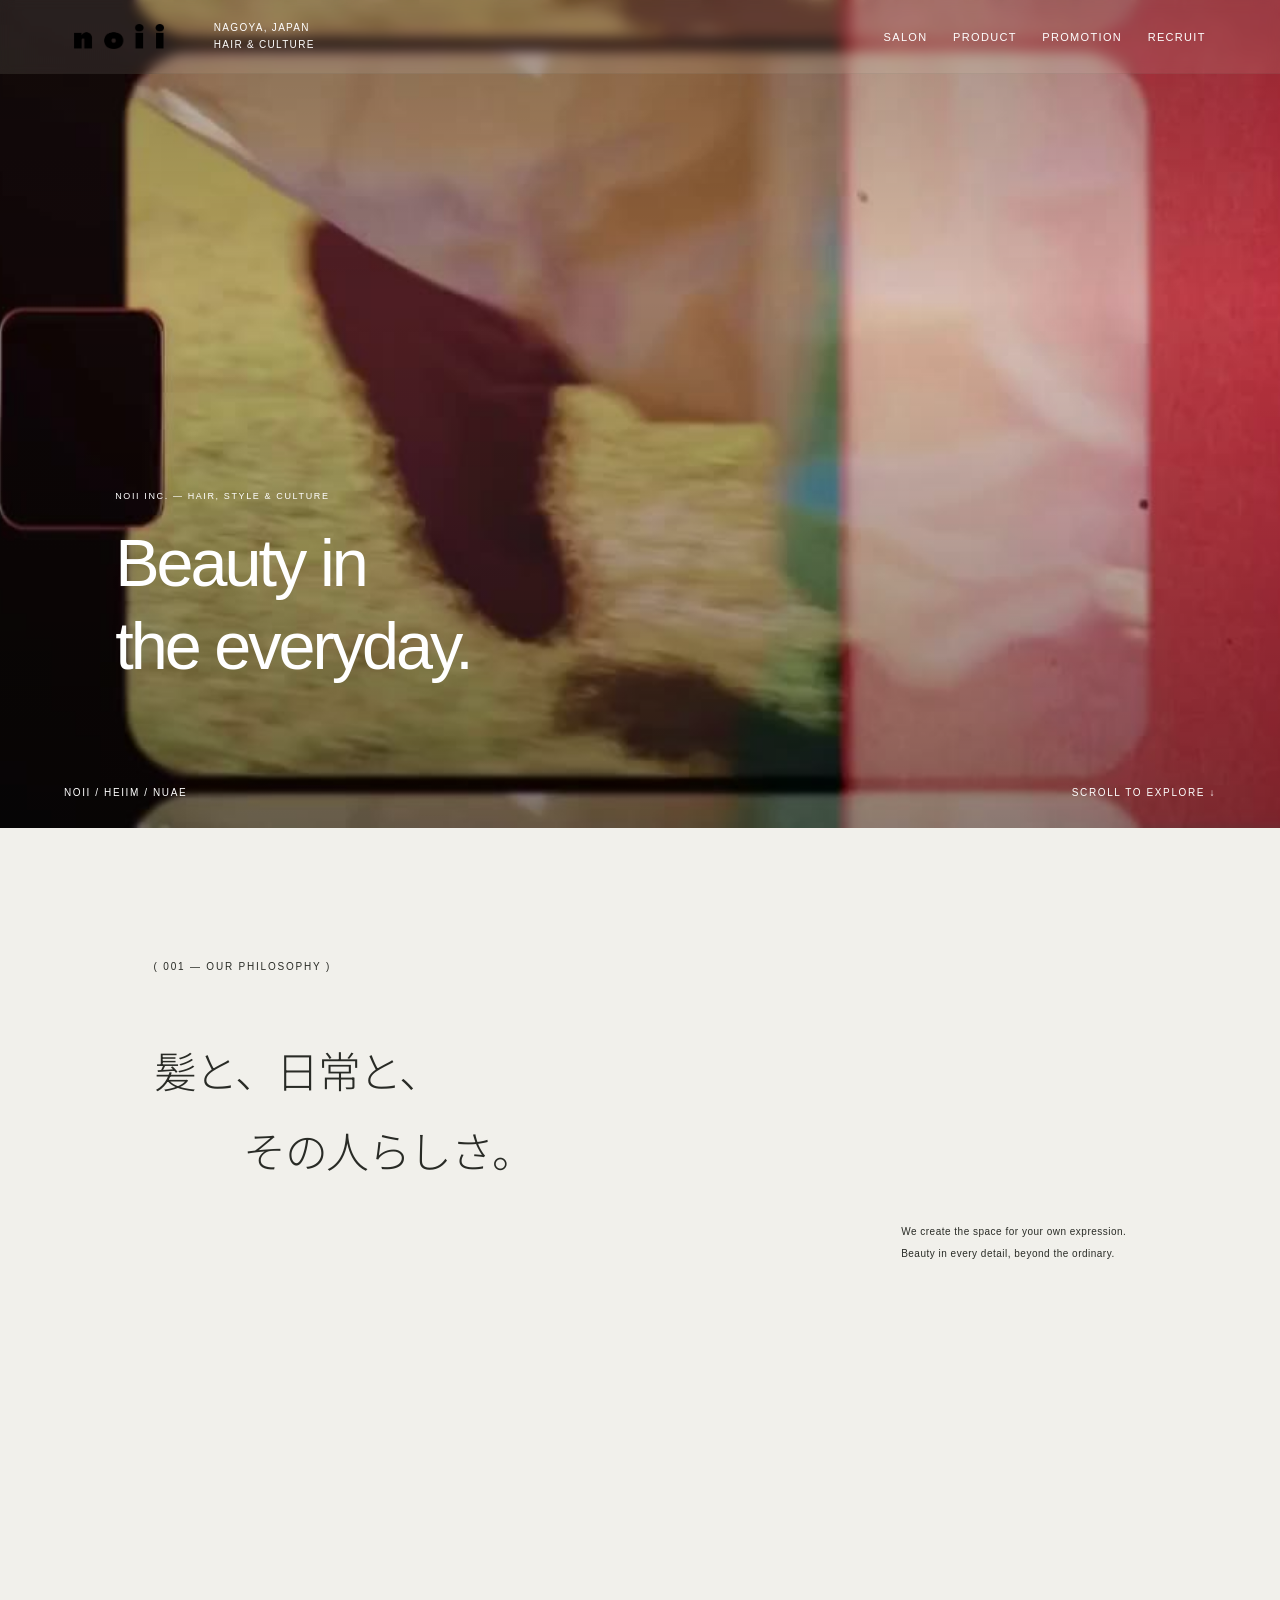
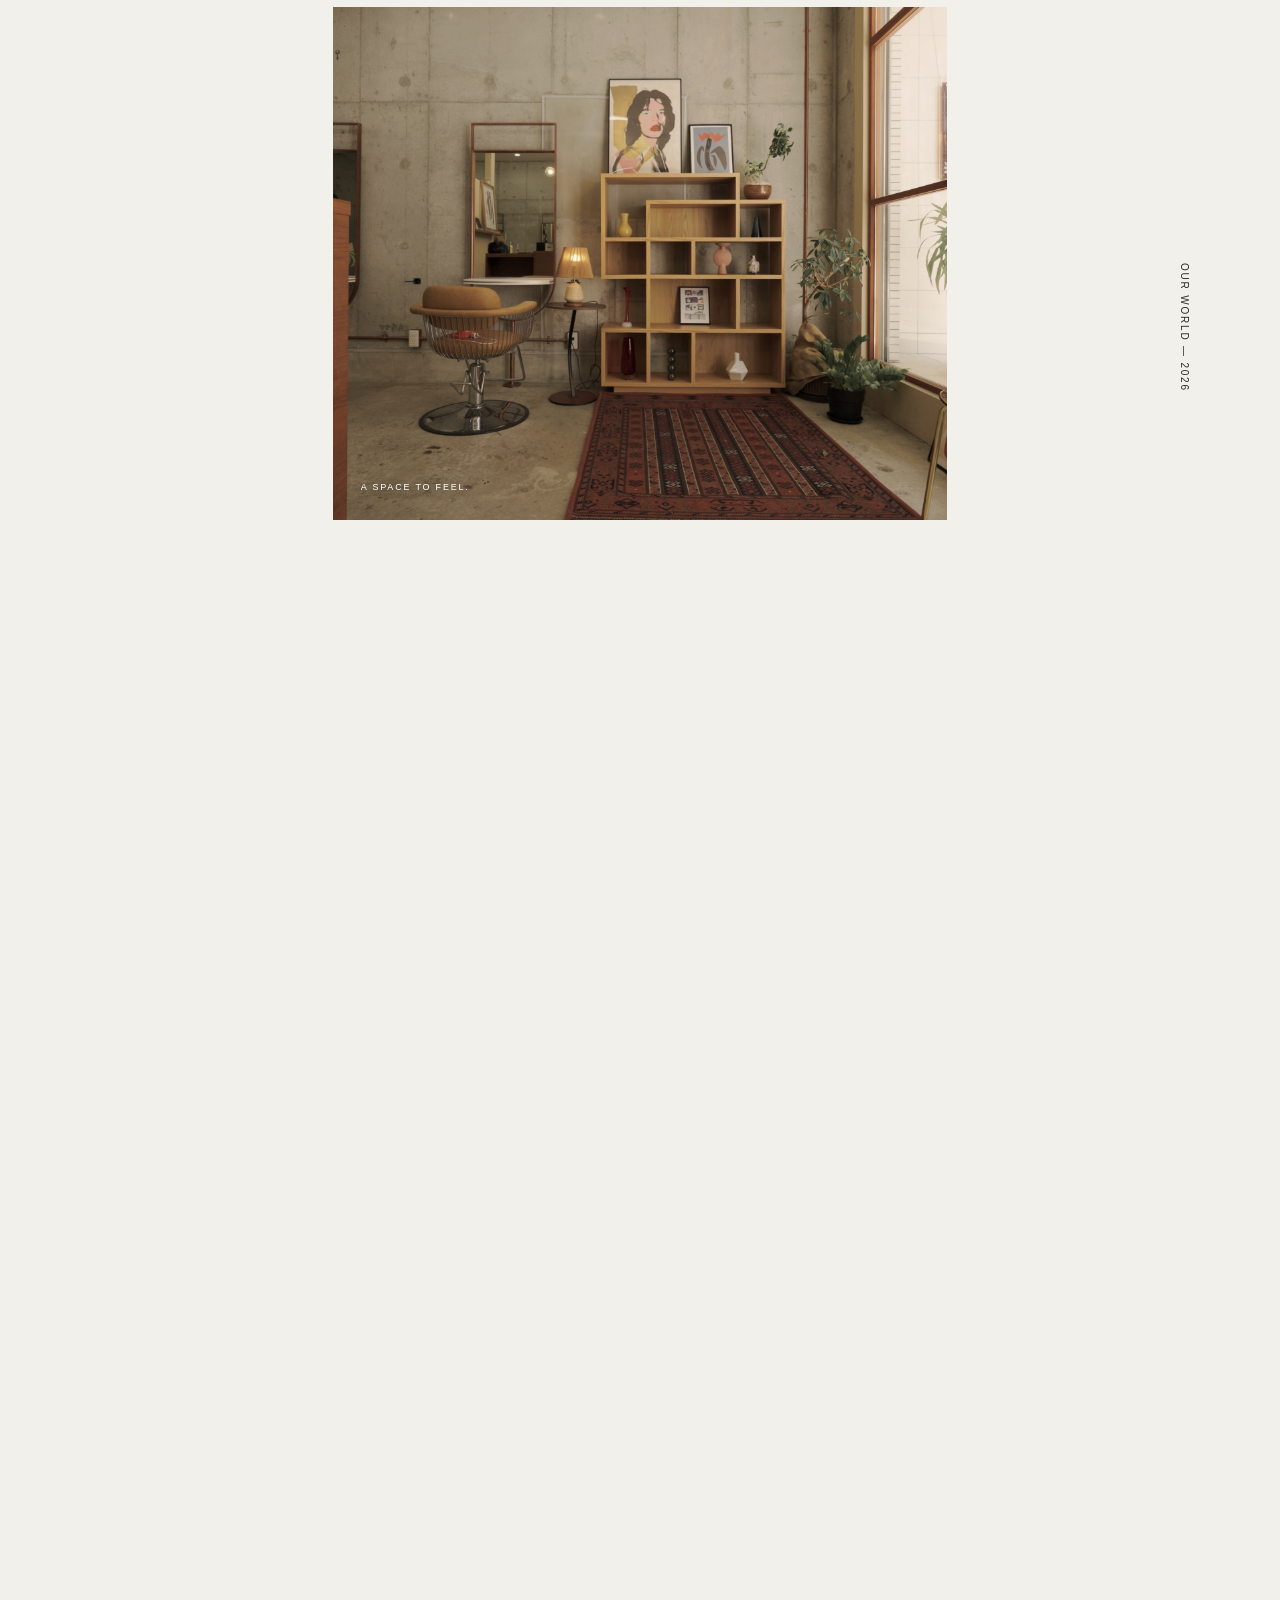
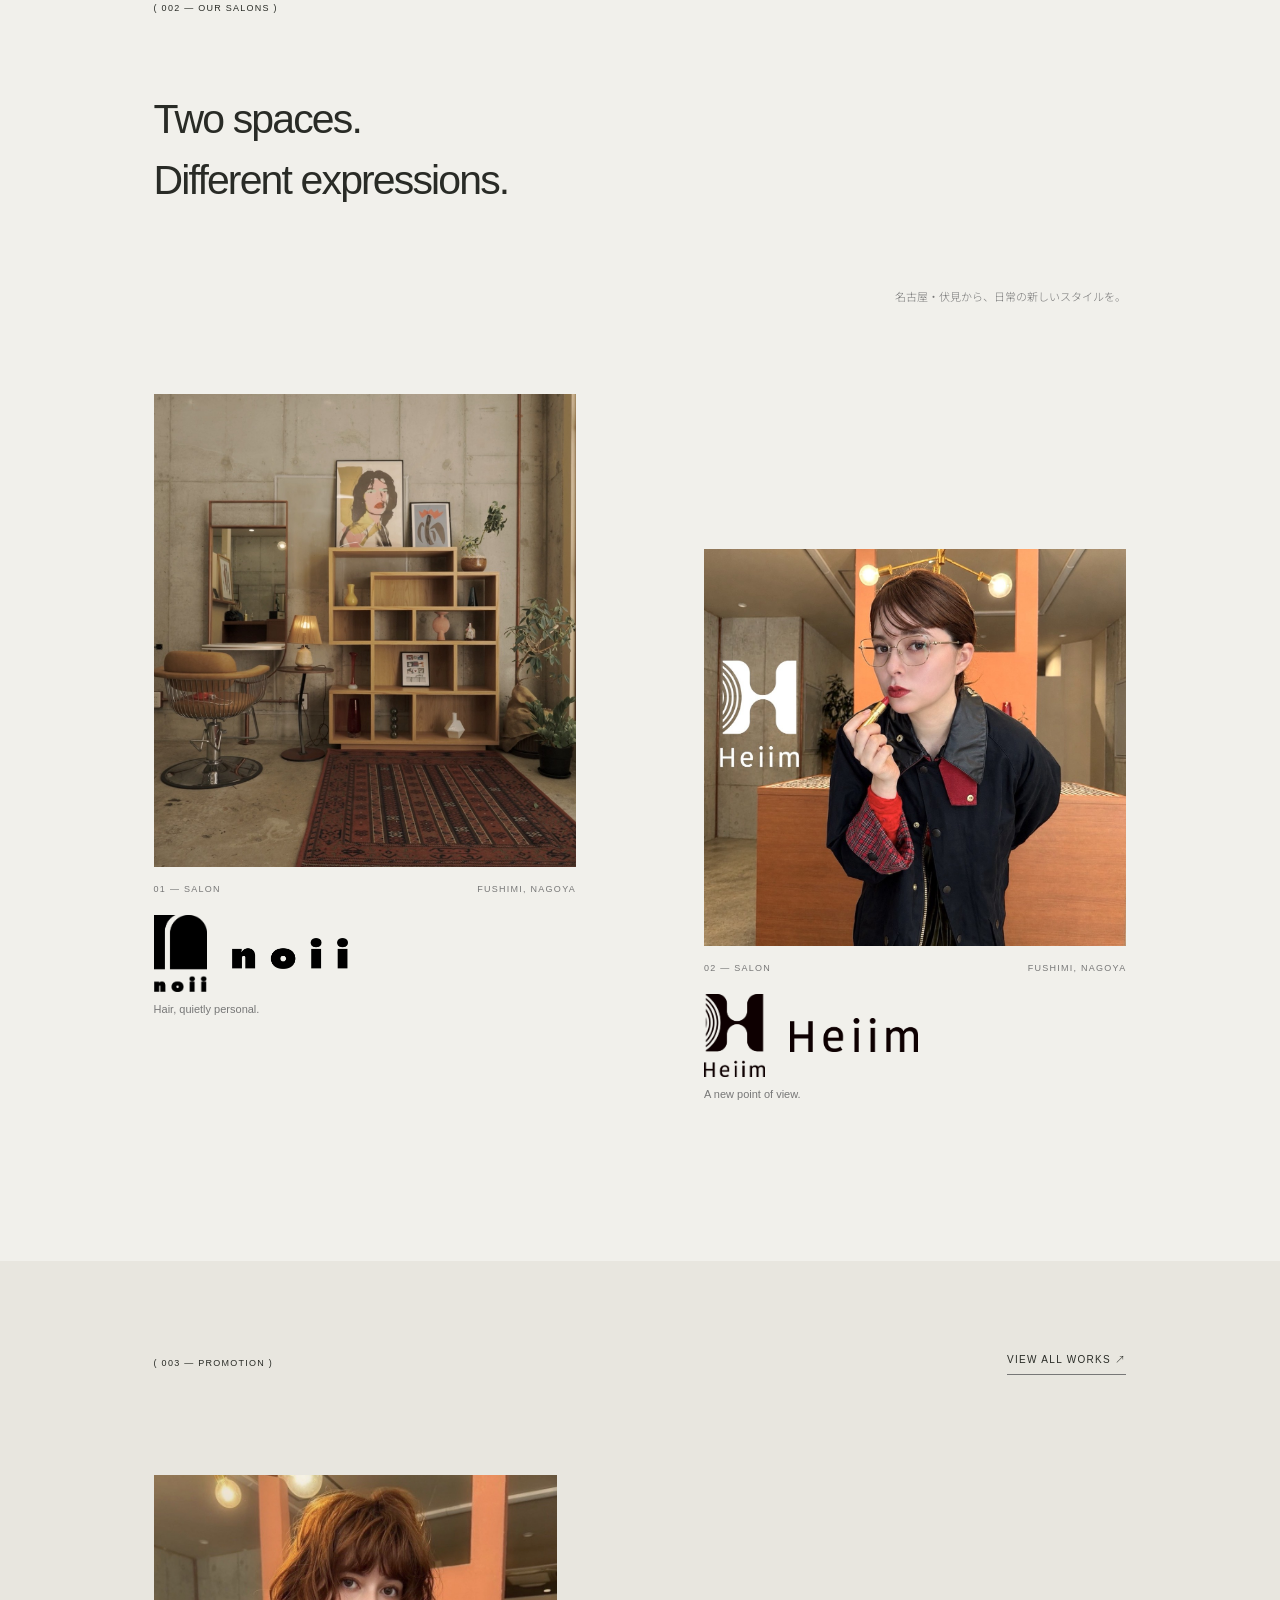
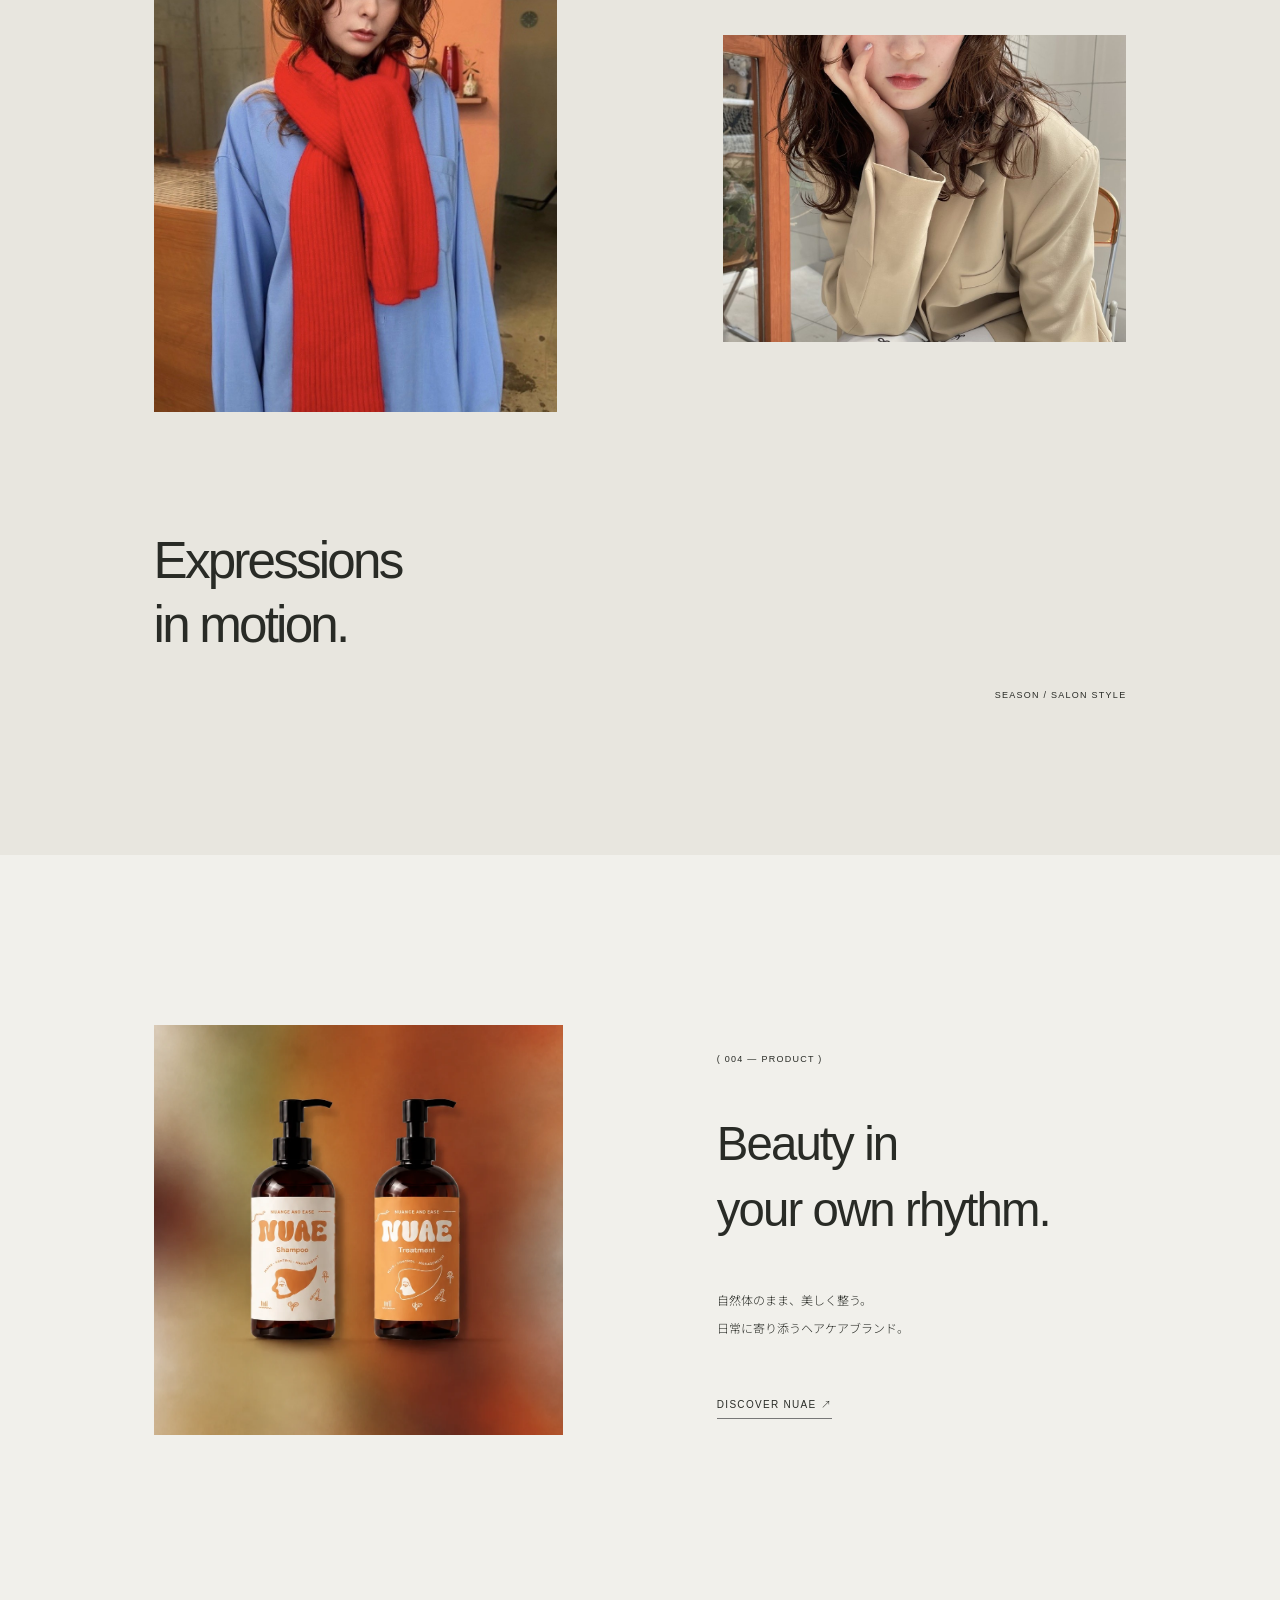
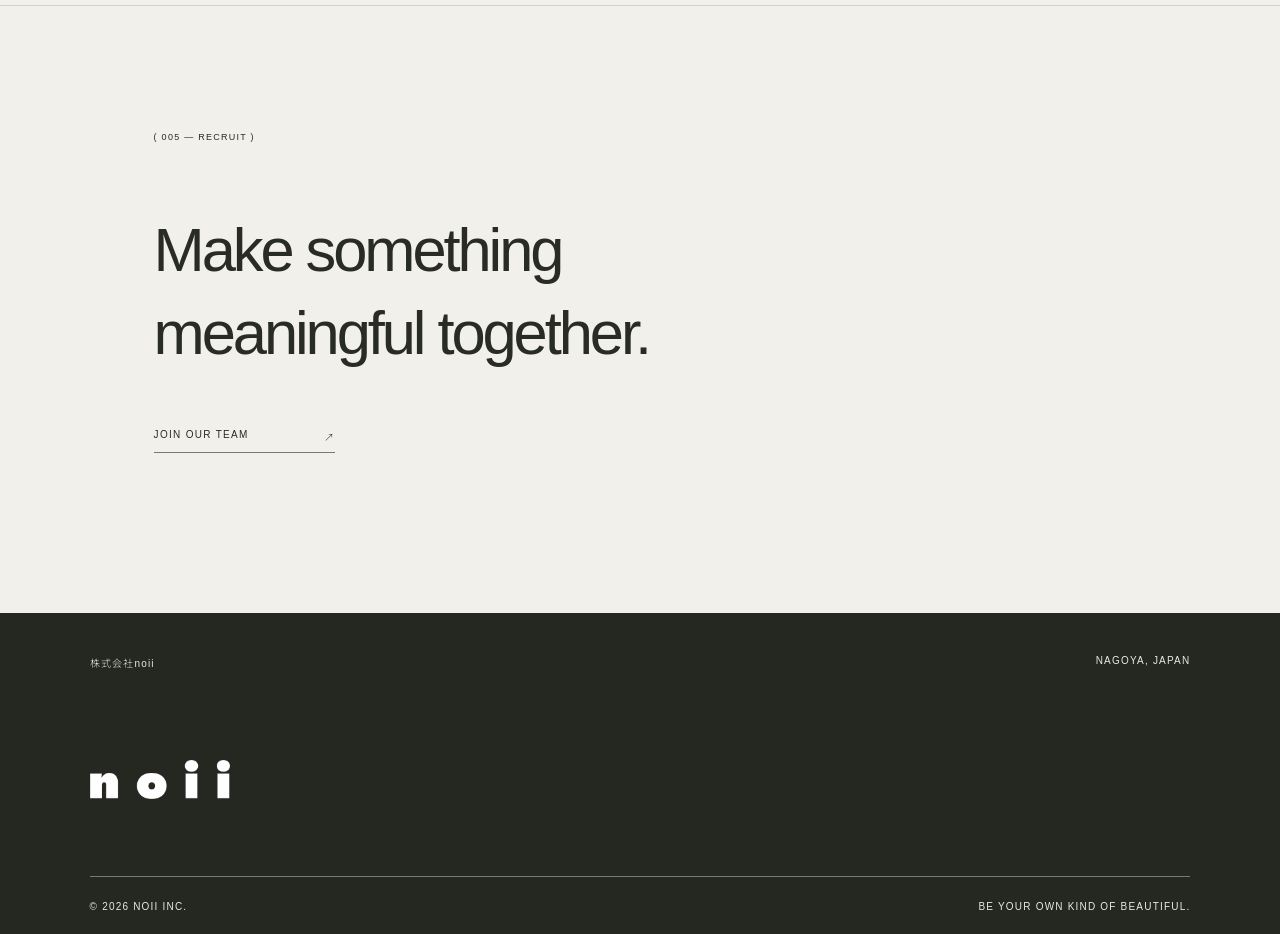
<file: index.html>
<!DOCTYPE html>

<html lang="ja"><head><meta charset="utf-8"/><meta content="width=device-width,initial-scale=1" name="viewport"/><meta content="#eeede8" name="theme-color"/><title>株式会社noii｜名古屋・伏見・栄エリアの美容室 noii・Heiim</title><link href="assets/site.css" rel="stylesheet"/><link href="assets/editorial.css" rel="stylesheet"/><link href="assets/refined.css" rel="stylesheet"/><link href="assets/v13.css" rel="stylesheet"/><link href="assets/v14.css" rel="stylesheet"/><link href="assets/noii-symbol-logo.svg" rel="icon" type="image/svg+xml"/><link href="assets/noii-logo.css" rel="stylesheet"/><link href="assets/mobile-crop.css" rel="stylesheet"/><link href="assets/top-fix.css" rel="stylesheet"/><link href="assets/top-salon-landscape.css" rel="stylesheet"/><meta content="名古屋・伏見の美容室noii（ノイ）・Heiim（ヘイム）。栄エリアからもアクセスしやすいヘアサロン。ショートヘアやボブなどのヘアデザイン、NUAE、採用情報をご紹介。" name="description"/><meta content="index, follow, max-image-preview:large" name="robots"/><meta content="website" property="og:type"/><meta content="ja_JP" property="og:locale"/><meta content="株式会社noii" property="og:site_name"/><meta content="株式会社noii｜名古屋・伏見・栄エリアの美容室 noii・Heiim" property="og:title"/><meta content="名古屋・伏見の美容室noii（ノイ）・Heiim（ヘイム）。栄エリアからもアクセスしやすいヘアサロン。ショートヘアやボブなどのヘアデザイン、NUAE、採用情報をご紹介。" property="og:description"/><meta content="https://noii-official.com/" property="og:url"/><meta content="summary_large_image" name="twitter:card"/><link href="https://noii-official.com/" rel="canonical"/><link href="assets/nav-glass-all.css?v=2" rel="stylesheet"/>
<link href="assets/site-unified.css" rel="stylesheet"/><link href="assets/heading-refinement.css" rel="stylesheet"/><link href="assets/mobile-photo-finish.css" rel="stylesheet"/><link href="assets/promotion-eye-crop.css" rel="stylesheet"/><link href="assets/nuae-home-square.css?v=1" rel="stylesheet"/><link href="assets/top-two-adjustments.css?v=1" rel="stylesheet"/><script type="application/ld+json">{"@context":"https://schema.org","@graph":[{"@type":"Organization","@id":"https://noii-official.com/#organization","name":"株式会社noii","url":"https://noii-official.com/","sameAs":["https://www.instagram.com/noii.official_/","https://www.instagram.com/heiim_official/"]},{"@type":"WebSite","@id":"https://noii-official.com/#website","url":"https://noii-official.com/","name":"株式会社noii","inLanguage":"ja-JP","publisher":{"@id":"https://noii-official.com/#organization"}},{"@type":"BreadcrumbList","@id":"https://noii-official.com/#breadcrumb","itemListElement":[{"@type":"ListItem","position":1,"name":"HOME","item":"https://noii-official.com/"}]}]}</script><meta content="https://noii-official.com/assets/noii-exterior-2026.jpg" property="og:image"/><meta content="noii 美容室の外観" property="og:image:alt"/><meta content="https://noii-official.com/assets/noii-exterior-2026.jpg" name="twitter:image"/>
<!-- Google Analytics 4 -->
<script async="" src="https://www.googletagmanager.com/gtag/js?id=G-J7GG7VKGR0"></script>
<script>
  window.dataLayer = window.dataLayer || [];
  function gtag(){dataLayer.push(arguments);}
  gtag('js', new Date());
  gtag('config', 'G-J7GG7VKGR0');
</script>
</head><body class="editorial"><header class="ed-header noii-site-header"><a aria-label="noii home" class="brand" href="index.html"><img alt="noii" class="noii-header-logo" decoding="async" height="244" loading="lazy" src="assets/noii-ai-word.png" width="888"/></a><span class="header-note">NAGOYA, JAPAN<br/>HAIR &amp; CULTURE</span><button aria-controls="mainnav" aria-expanded="false" aria-label="メニューを開く" class="toggle">MENU <span class="hamb">☰</span></button><nav class="navlinks" id="mainnav"><a href="salon.html">SALON</a><a href="product.html">PRODUCT</a><a href="promotion.html">PROMOTION</a><a href="recruit.html">RECRUIT</a></nav></header><main><section class="ed-hero"><div class="ed-video-bg" style="background-image:url('assets/noii-atmosphere-poster.jpg')"></div><video autoplay="" loop="" muted="" playsinline="" poster="assets/noii-atmosphere-poster.jpg" preload="metadata" webkit-playsinline=""><source src="assets/noii-atmosphere.mp4" type="video/mp4"/></video><div class="ed-hero-shade"></div><div class="ed-hero-center"><span class="micro">NOII INC. — HAIR, STYLE &amp; CULTURE</span><h1>Beauty in<br/>the everyday.</h1></div><div class="hero-bottom"><span>NOII / HEIIM / NUAE</span><span>SCROLL TO EXPLORE ↓</span></div></section><section class="ed-intro"><div class="ed-index">( 001 — OUR PHILOSOPHY )</div><p class="intro-text">髪と、日常と、<br/><span>その人らしさ。</span></p><p class="intro-sub">We create the space for your own expression.<br/>Beauty in every detail, beyond the ordinary.</p></section><section aria-label="サロンイメージがスクロールに合わせて拡大" class="ed-grow"><div class="ed-grow-sticky"><div class="ed-grow-frame"><img alt="Heiimのサロン空間" decoding="async" height="1531" loading="lazy" src="assets/heiim-interior.jpg" width="2042"/><span class="grow-caption">A SPACE TO FEEL.</span></div><div class="grow-side">OUR WORLD — 2026</div></div></section><section class="story-intro"><span class="eyebrow">( 002 — OUR SALONS )</span><p>Two spaces.<br/>Different expressions.</p><span class="story-note">名古屋・伏見から、日常の新しいスタイルを。</span></section>
<section class="salon-story"><a class="story-block story-noii reveal-left" href="salon.html#noii"><figure><img alt="サロンの空間（noiiの写真は準備中）" decoding="async" height="1531" loading="lazy" src="assets/heiim-interior.jpg" width="2042"/></figure><div class="story-meta"><span>01 — SALON</span><span>FUSHIMI, NAGOYA</span></div><h2><span class="top-salon-ai"><img alt="" class="top-salon-ai-lockup" decoding="async" height="754" loading="lazy" src="assets/noii-ai-lockup.png" width="531"/><img alt="noii" class="top-salon-ai-word" decoding="async" height="244" loading="lazy" src="assets/noii-ai-word.png" width="888"/></span></h2><p>Hair, quietly personal.</p></a><a class="story-block story-heiim reveal-right" href="salon.html#heiim"><figure><img alt="Heiimのブランドビジュアル" decoding="async" height="1151" loading="lazy" src="assets/heiim-portrait.jpg" width="1536"/></figure><div class="story-meta"><span>02 — SALON</span><span>FUSHIMI, NAGOYA</span></div><h2><span class="top-salon-ai top-heiim-ai"><img alt="" class="top-salon-ai-lockup" decoding="async" height="3240" loading="lazy" src="assets/heiim-ai-lockup.png" width="2394"/><img alt="Heiim" class="top-salon-ai-word" decoding="async" height="1525" loading="lazy" src="assets/heiim-ai-word.png" width="5760"/></span></h2><p>A new point of view.</p></a></section>
<section class="promotion-story"><div class="promo-top"><span class="eyebrow">( 003 — PROMOTION )</span><a href="promotion.html">VIEW ALL WORKS ↗</a></div><div class="promo-images"><a class="promo-image promo-one reveal-left" href="promotion.html"><img alt="noii ヘアスタイル作品" decoding="async" height="1242" loading="lazy" src="assets/top-promo-new-full.jpg" width="932"/></a><a class="promo-image promo-two reveal-right" href="promotion.html"><img alt="noii ヘアスタイル作品" decoding="async" height="1672" loading="lazy" src="assets/style-02.jpg" width="1254"/></a></div><div class="promo-caption"><h2>Expressions<br/>in motion.</h2><span>SEASON / SALON STYLE</span></div></section>
<section class="product-story"><div class="product-visual reveal-left nuae-home-visual"><img alt="NUAE シャンプーとトリートメント" decoding="async" height="1536" loading="lazy" src="assets/nuae-home-duo.webp" width="1024"/></div><div class="product-copy"><span class="eyebrow">( 004 — PRODUCT )</span><h2>Beauty in<br/>your own rhythm.</h2><p>自然体のまま、美しく整う。<br/>日常に寄り添うヘアケアブランド。</p><a href="product.html">DISCOVER NUAE ↗</a></div></section>
<section class="recruit-story"><span class="eyebrow">( 005 — RECRUIT )</span><p>Make something<br/>meaningful together.</p><a href="recruit.html">JOIN OUR TEAM <span>↗</span></a></section></main><footer class="ed-footer"><div class="footer-top"><span>株式会社noii</span><span>NAGOYA, JAPAN</span></div><div class="footer-logo-area"><a aria-label="トップページへ" href="index.html"><img alt="noii" class="footer-brand-logotype" decoding="async" height="244" loading="lazy" src="assets/noii-ai-word.png" width="888"/></a></div><div class="footer-bottom"><span>© 2026 NOII INC.</span><span>BE YOUR OWN KIND OF BEAUTIFUL.</span></div></footer><script defer="" src="assets/site.js"></script><script defer="" src="assets/editorial.js"></script><script defer="" src="assets/refined.js"></script><script defer="" src="assets/v13.js"></script><script defer="" src="assets/v14.js"></script></body></html>
</file>
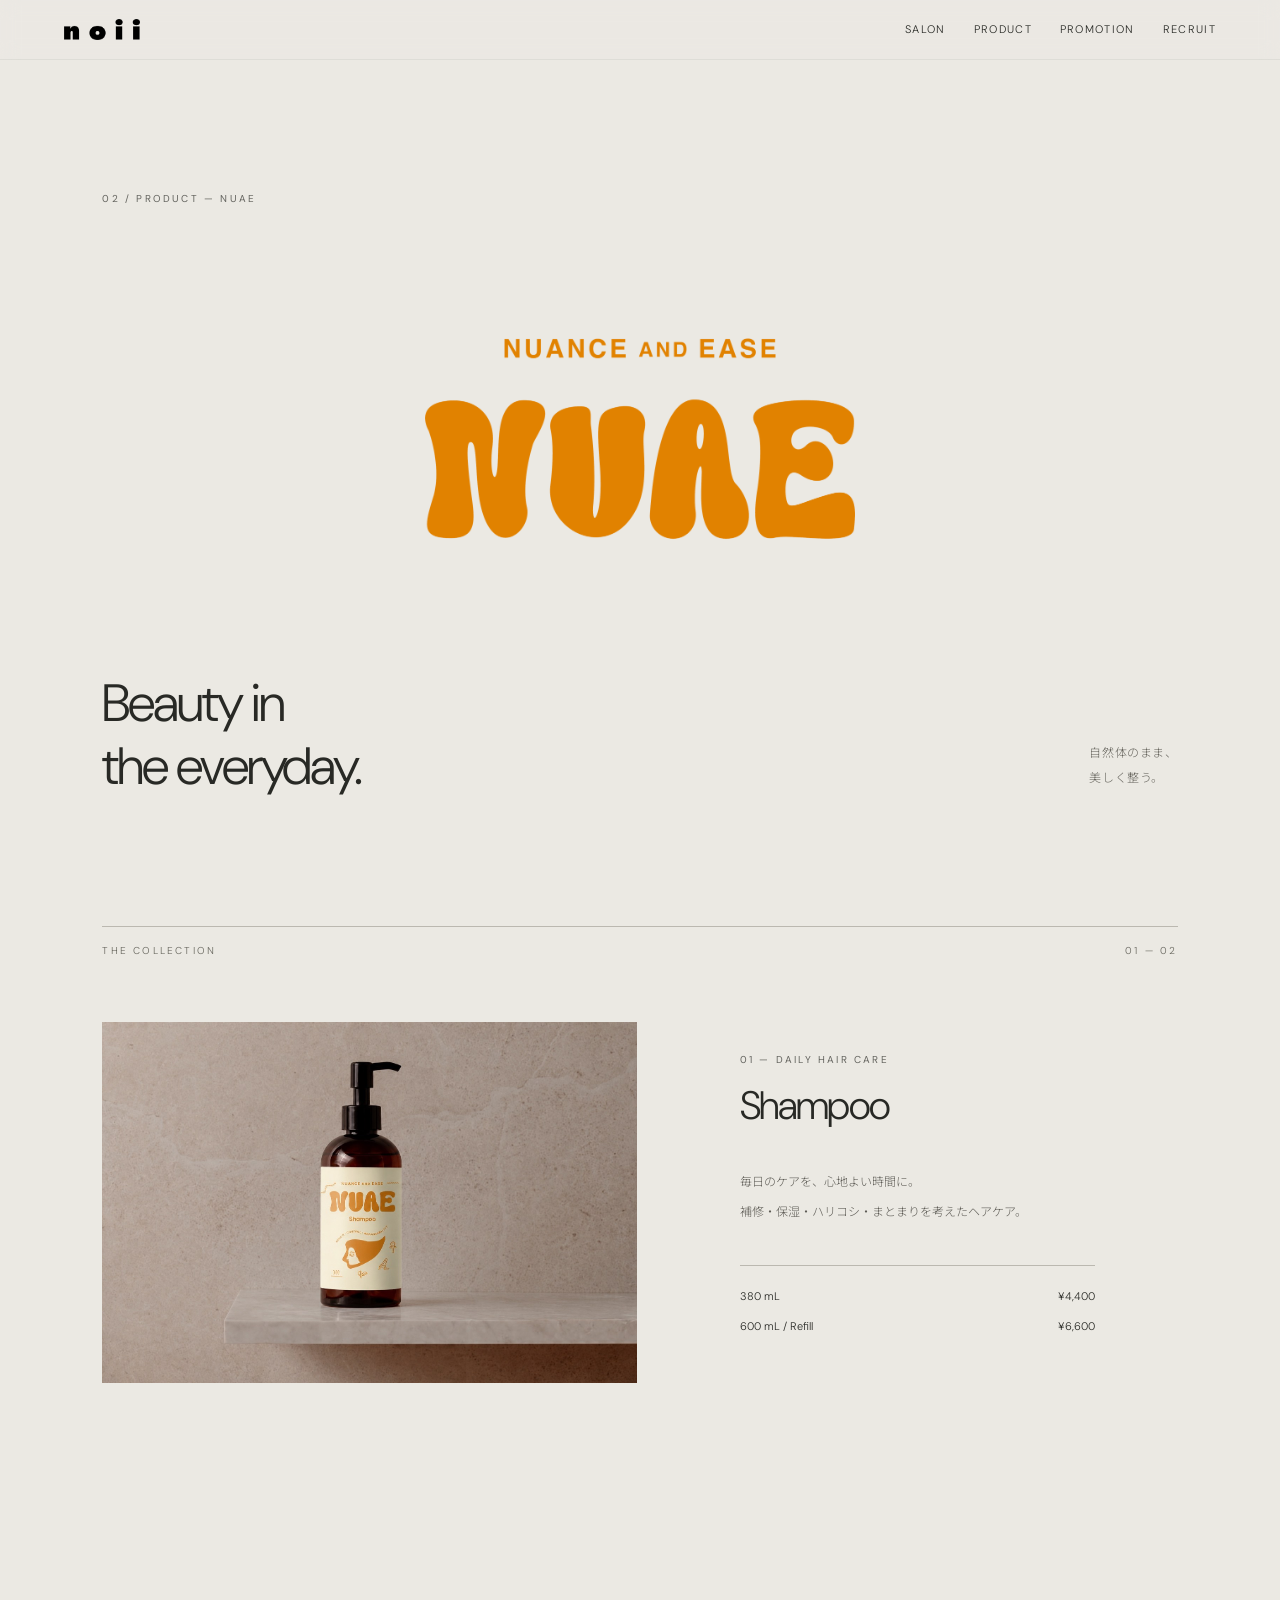
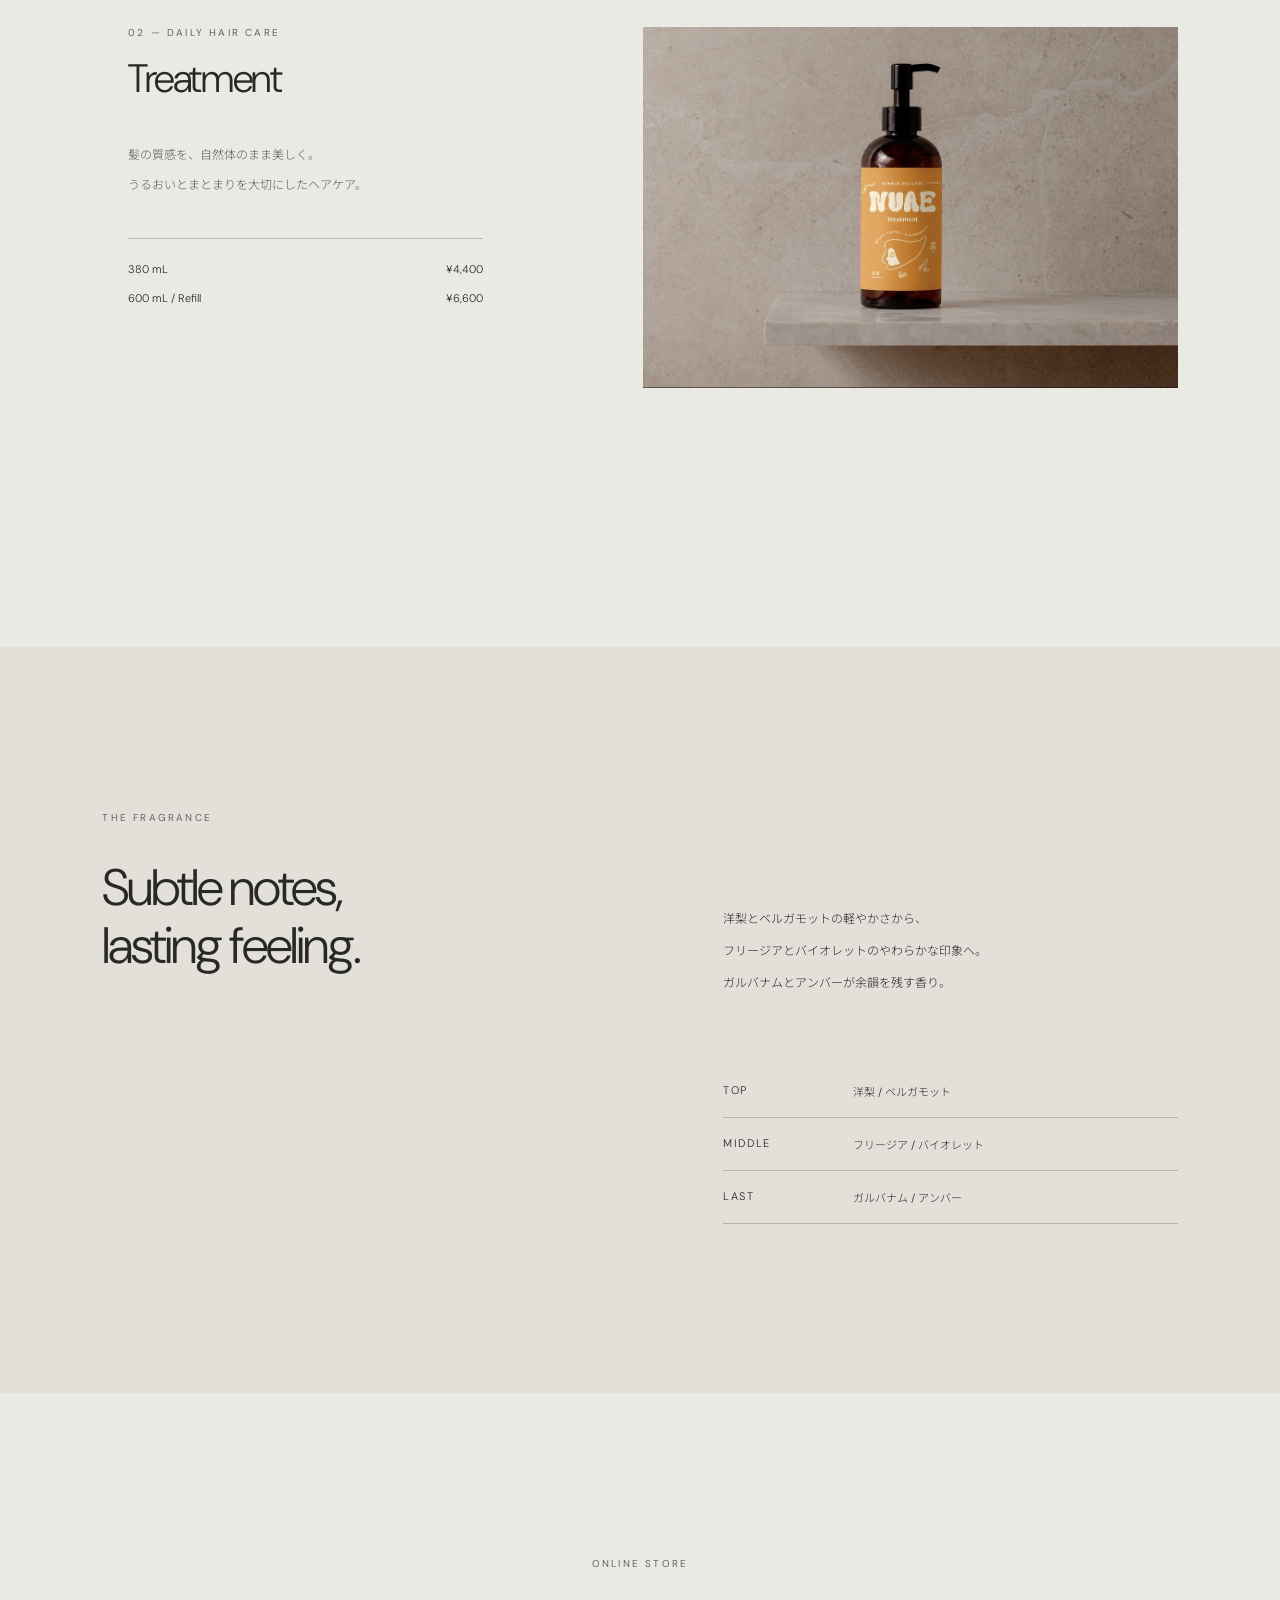
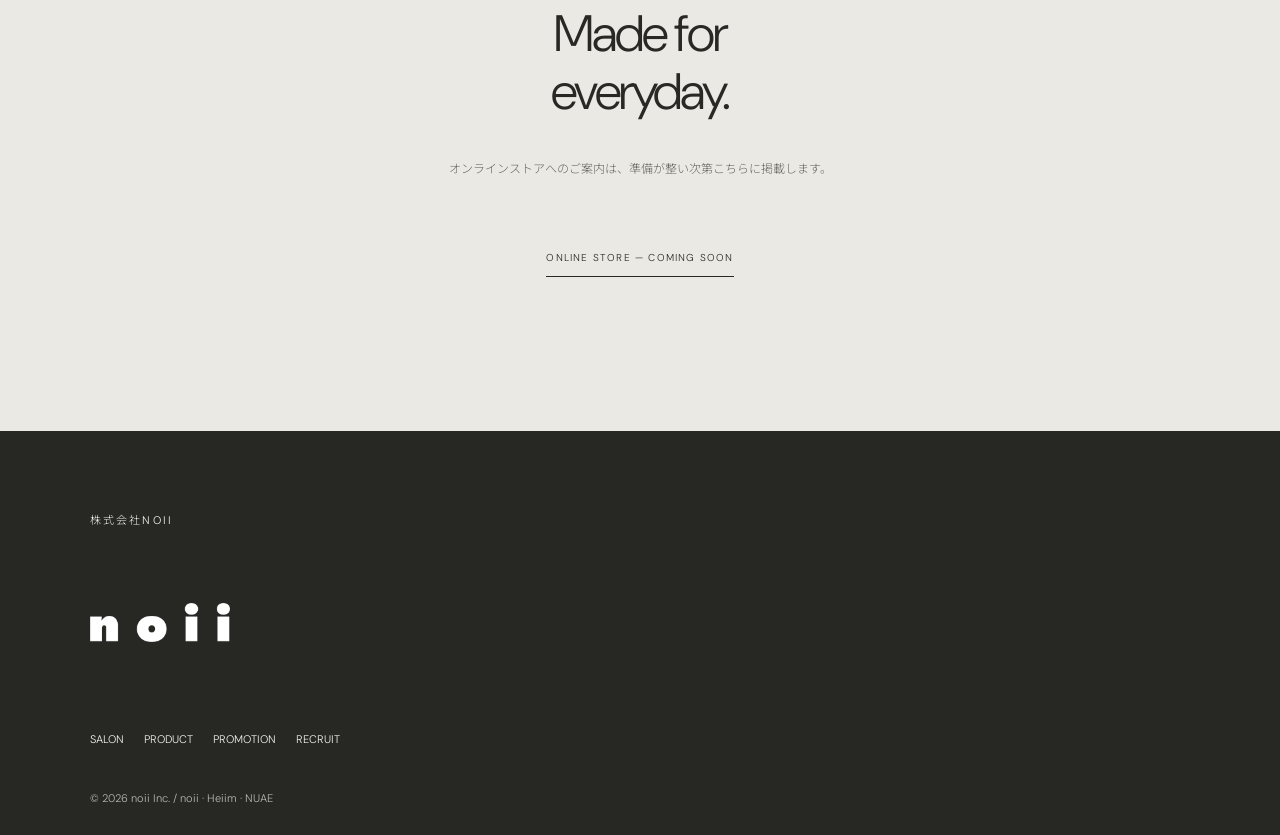
<file: product.html>
<!DOCTYPE html>

<html lang="ja"><head><meta charset="utf-8"/><meta content="width=device-width,initial-scale=1" name="viewport"/><title>NUAE | シャンプー・トリートメント｜株式会社noii</title><link href="assets/site.css" rel="stylesheet"/><link href="assets/noii-symbol-logo.svg" rel="icon" type="image/svg+xml"/><link href="assets/noii-logo.css" rel="stylesheet"/><link href="assets/nuae-editorial.css" rel="stylesheet"/><link href="assets/nuae-heading.css" rel="stylesheet"/><meta content="ヘアケアブランドNUAE（ヌアエ）。自然体のまま、美しく整う。シャンプーとトリートメントの特徴、香り、商品情報をご紹介。" name="description"/><meta content="index, follow, max-image-preview:large" name="robots"/><meta content="article" property="og:type"/><meta content="ja_JP" property="og:locale"/><meta content="株式会社noii" property="og:site_name"/><meta content="NUAE | シャンプー・トリートメント｜株式会社noii" property="og:title"/><meta content="ヘアケアブランドNUAE（ヌアエ）。自然体のまま、美しく整う。シャンプーとトリートメントの特徴、香り、商品情報をご紹介。" property="og:description"/><meta content="https://noii-official.com/product.html" property="og:url"/><meta content="summary_large_image" name="twitter:card"/><link href="https://noii-official.com/product.html" rel="canonical"/><link href="assets/nav-glass-all.css?v=2" rel="stylesheet"/>
<link href="assets/heading-refinement.css" rel="stylesheet"/><link href="assets/mobile-photo-finish.css" rel="stylesheet"/><script type="application/ld+json">{"@context":"https://schema.org","@graph":[{"@type":"BreadcrumbList","@id":"https://noii-official.com/product.html#breadcrumb","itemListElement":[{"@type":"ListItem","position":1,"name":"HOME","item":"https://noii-official.com/"},{"@type":"ListItem","position":2,"name":"PRODUCT","item":"https://noii-official.com/product.html"}]}]}</script><meta property="og:image" content="https://noii-official.com/assets/noii-exterior-2026.jpg"/><meta property="og:image:alt" content="noii 美容室の外観"/><meta name="twitter:image" content="https://noii-official.com/assets/noii-exterior-2026.jpg"/>
<!-- Google Analytics 4 -->
<script async src="https://www.googletagmanager.com/gtag/js?id=G-J7GG7VKGR0"></script>
<script>
  window.dataLayer = window.dataLayer || [];
  function gtag(){dataLayer.push(arguments);}
  gtag('js', new Date());
  gtag('config', 'G-J7GG7VKGR0');
</script>
</head><body><header><a class="brand" href="index.html"><img alt="noii" class="noii-header-logo" decoding="async" height="244" loading="lazy" src="assets/noii-ai-word.png" width="888"/></a><button aria-controls="mainnav" aria-expanded="false" aria-label="メニューを開く" class="toggle">MENU ☰</button><nav class="navlinks" id="mainnav"><a href="salon.html">SALON</a><a href="product.html">PRODUCT</a><a href="promotion.html">PROMOTION</a><a href="recruit.html">RECRUIT</a></nav></header><main><div class="nuae-intro"><div class="nuae-overline">02 / PRODUCT — NUAE</div><div class="nuae-brand nuae-brand-image"><img src="assets/nuae-heading.png" alt="NUAE — NUANCE AND EASE" width="2048" height="1249" decoding="async" fetchpriority="high"/></div><div class="nuae-intro-bottom"><h1>Beauty in<br/>the everyday.</h1><p>自然体のまま、<br/>美しく整う。</p></div></div>
<div class="nuae-rule"><span>THE COLLECTION</span><span>01 — 02</span></div><section aria-label="NUAE 商品紹介" class="nuae-editorial"><article class="nuae-editorial-item shampoo"><div class="nuae-photo"><img alt="NUAE Shampoo アイボリーのラベルのボトル" decoding="async" height="1024" loading="eager" src="assets/nuae-shampoo.jpg" width="1536"/></div><div class="nuae-detail"><div class="nuae-item-index">01 <span>—</span> DAILY HAIR CARE</div><h2>Shampoo</h2><p class="nuae-item-description">毎日のケアを、心地よい時間に。<br/>補修・保湿・ハリコシ・まとまりを考えたヘアケア。</p><p class="nuae-size">380 mL <span>¥4,400</span><br/>600 mL / Refill <span>¥6,600</span></p></div></article>
<article class="nuae-editorial-item treatment"><div class="nuae-photo"><img alt="NUAE Treatment オレンジのラベルのボトル" decoding="async" height="780" loading="lazy" src="assets/nuae-treatment.jpg" width="1169"/></div><div class="nuae-detail"><div class="nuae-item-index">02 <span>—</span> DAILY HAIR CARE</div><h2>Treatment</h2><p class="nuae-item-description">髪の質感を、自然体のまま美しく。<br/>うるおいとまとまりを大切にしたヘアケア。</p><p class="nuae-size">380 mL <span>¥4,400</span><br/>600 mL / Refill <span>¥6,600</span></p></div></article></section>
<section class="nuae-fragrance"><div><p class="nuae-overline">THE FRAGRANCE</p><h2>Subtle notes,<br/>lasting feeling.</h2></div><div class="nuae-fragrance-copy"><p>洋梨とベルガモットの軽やかさから、<br/>フリージアとバイオレットのやわらかな印象へ。<br/>ガルバナムとアンバーが余韻を残す香り。</p><dl><div><dt>TOP</dt><dd>洋梨 / ベルガモット</dd></div><div><dt>MIDDLE</dt><dd>フリージア / バイオレット</dd></div><div><dt>LAST</dt><dd>ガルバナム / アンバー</dd></div></dl></div></section>
<section class="nuae-store"><p class="nuae-overline">ONLINE STORE</p><h2>Made for<br/>everyday.</h2><p>オンラインストアへのご案内は、準備が整い次第こちらに掲載します。</p><span class="nuae-store-status">ONLINE STORE — COMING SOON</span></section></main><footer class="footer"><p class="kicker">株式会社noii</p><div class="footer-logo-area"><a aria-label="トップページへ" href="index.html"><img alt="noii" class="footer-brand-logotype" decoding="async" height="244" loading="lazy" src="assets/noii-ai-word.png" width="888"/></a></div><div class="footlinks"><a href="salon.html">SALON</a><a href="product.html">PRODUCT</a><a href="promotion.html">PROMOTION</a><a href="recruit.html">RECRUIT</a></div><div class="footbottom">© 2026 noii Inc. / noii · Heiim · NUAE</div></footer><script defer="" src="assets/site.js"></script></body></html>
</file>
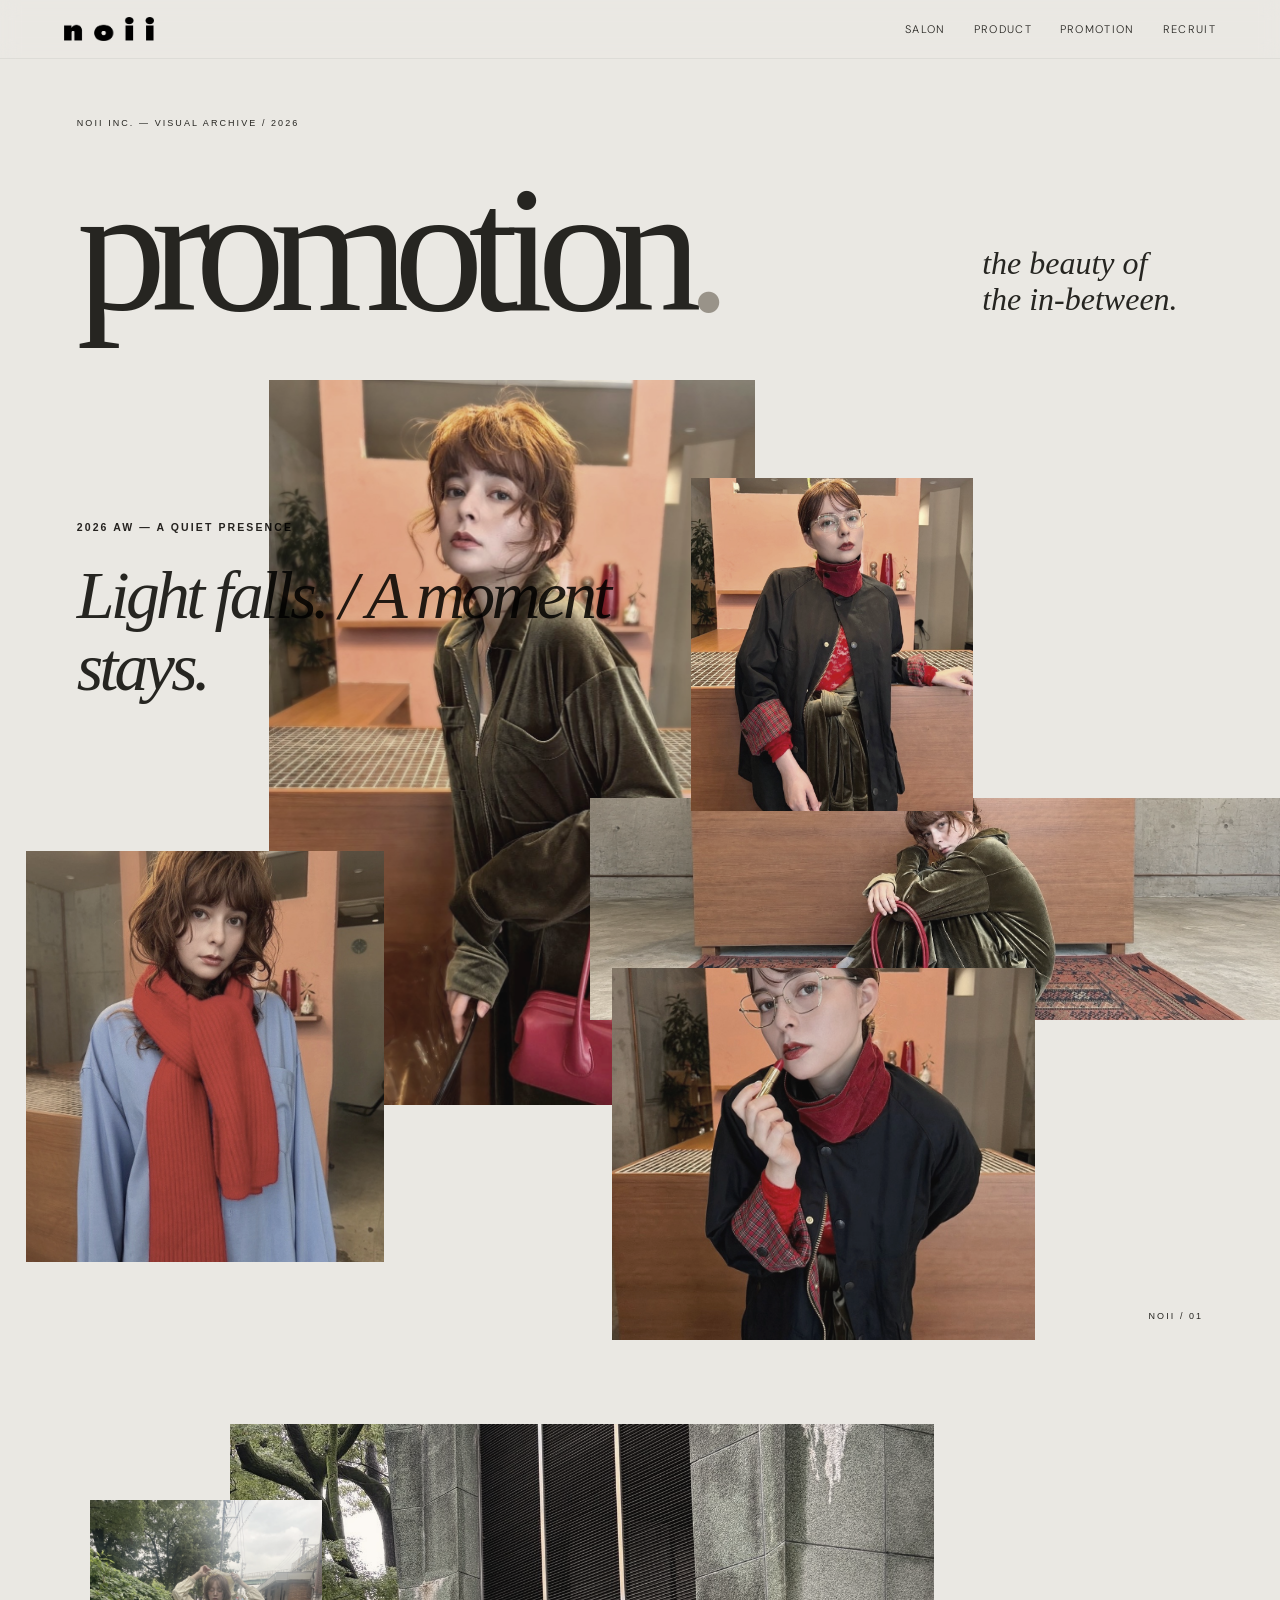
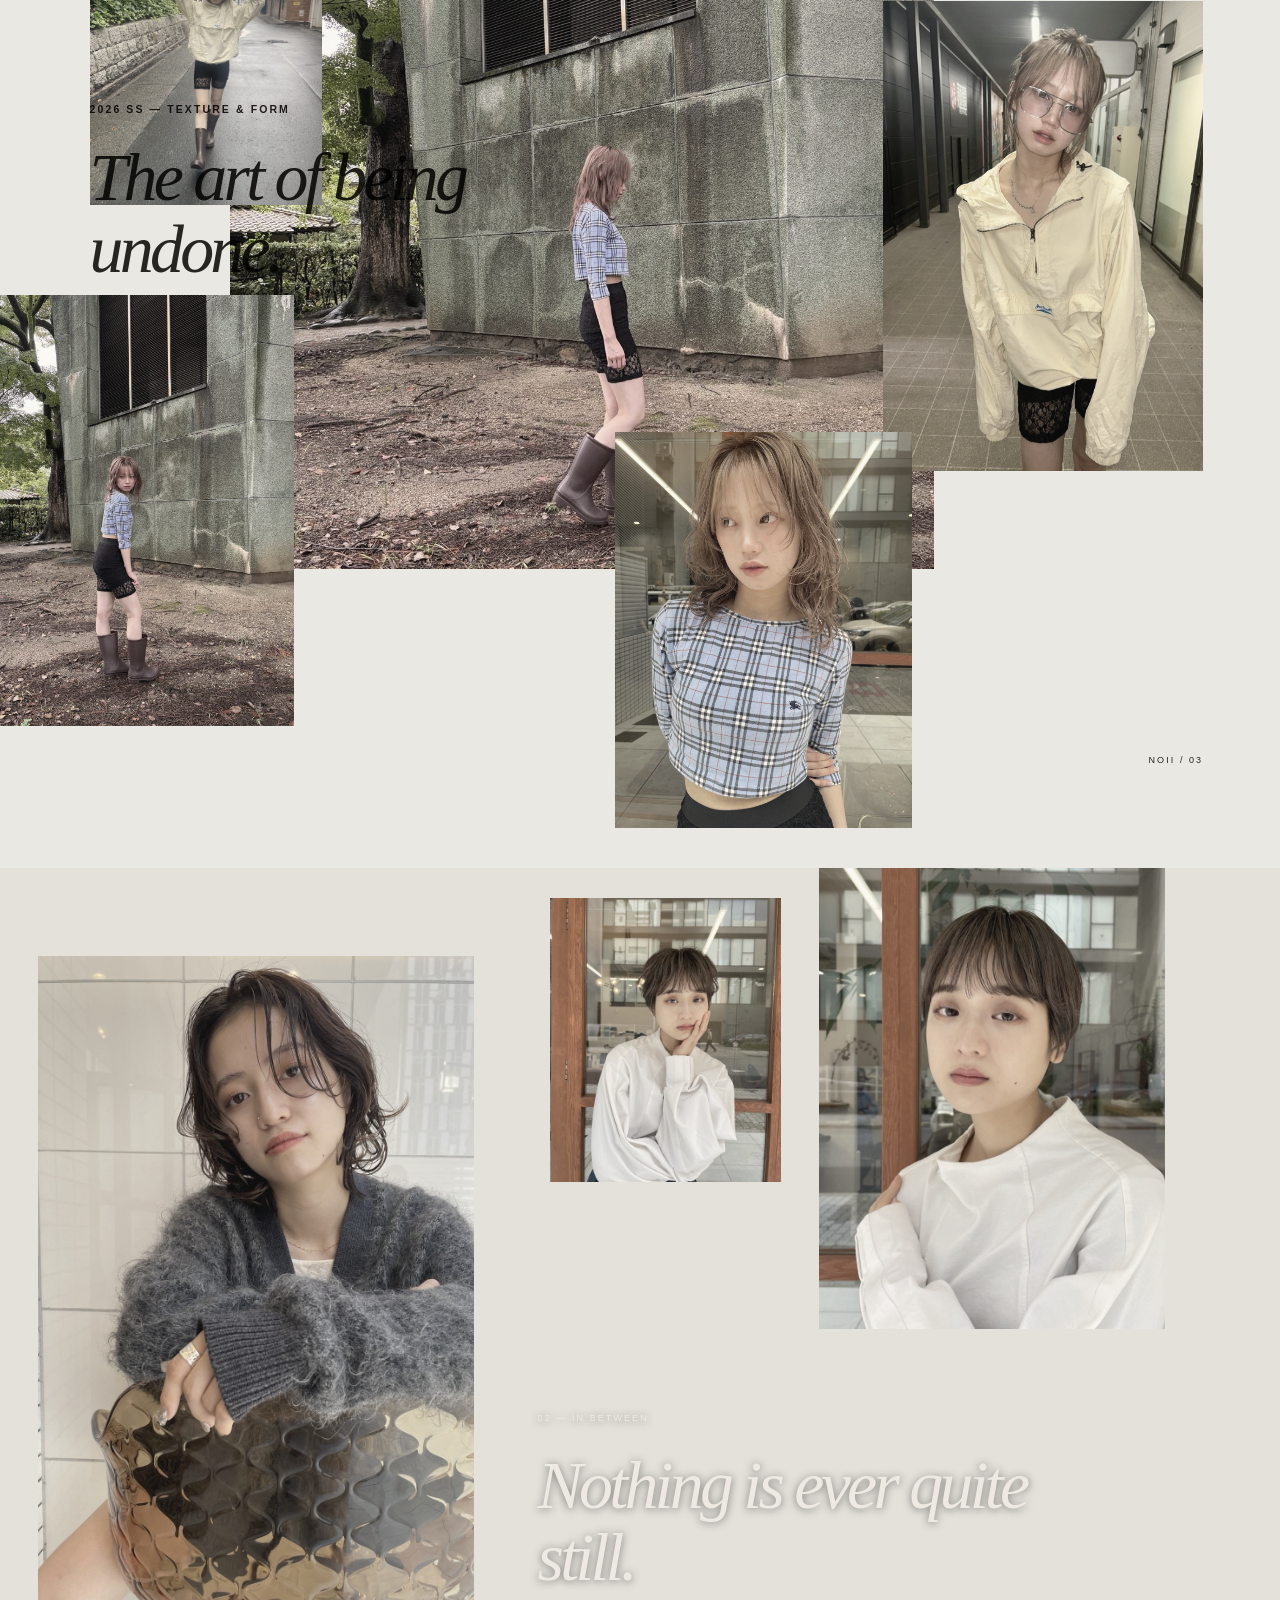
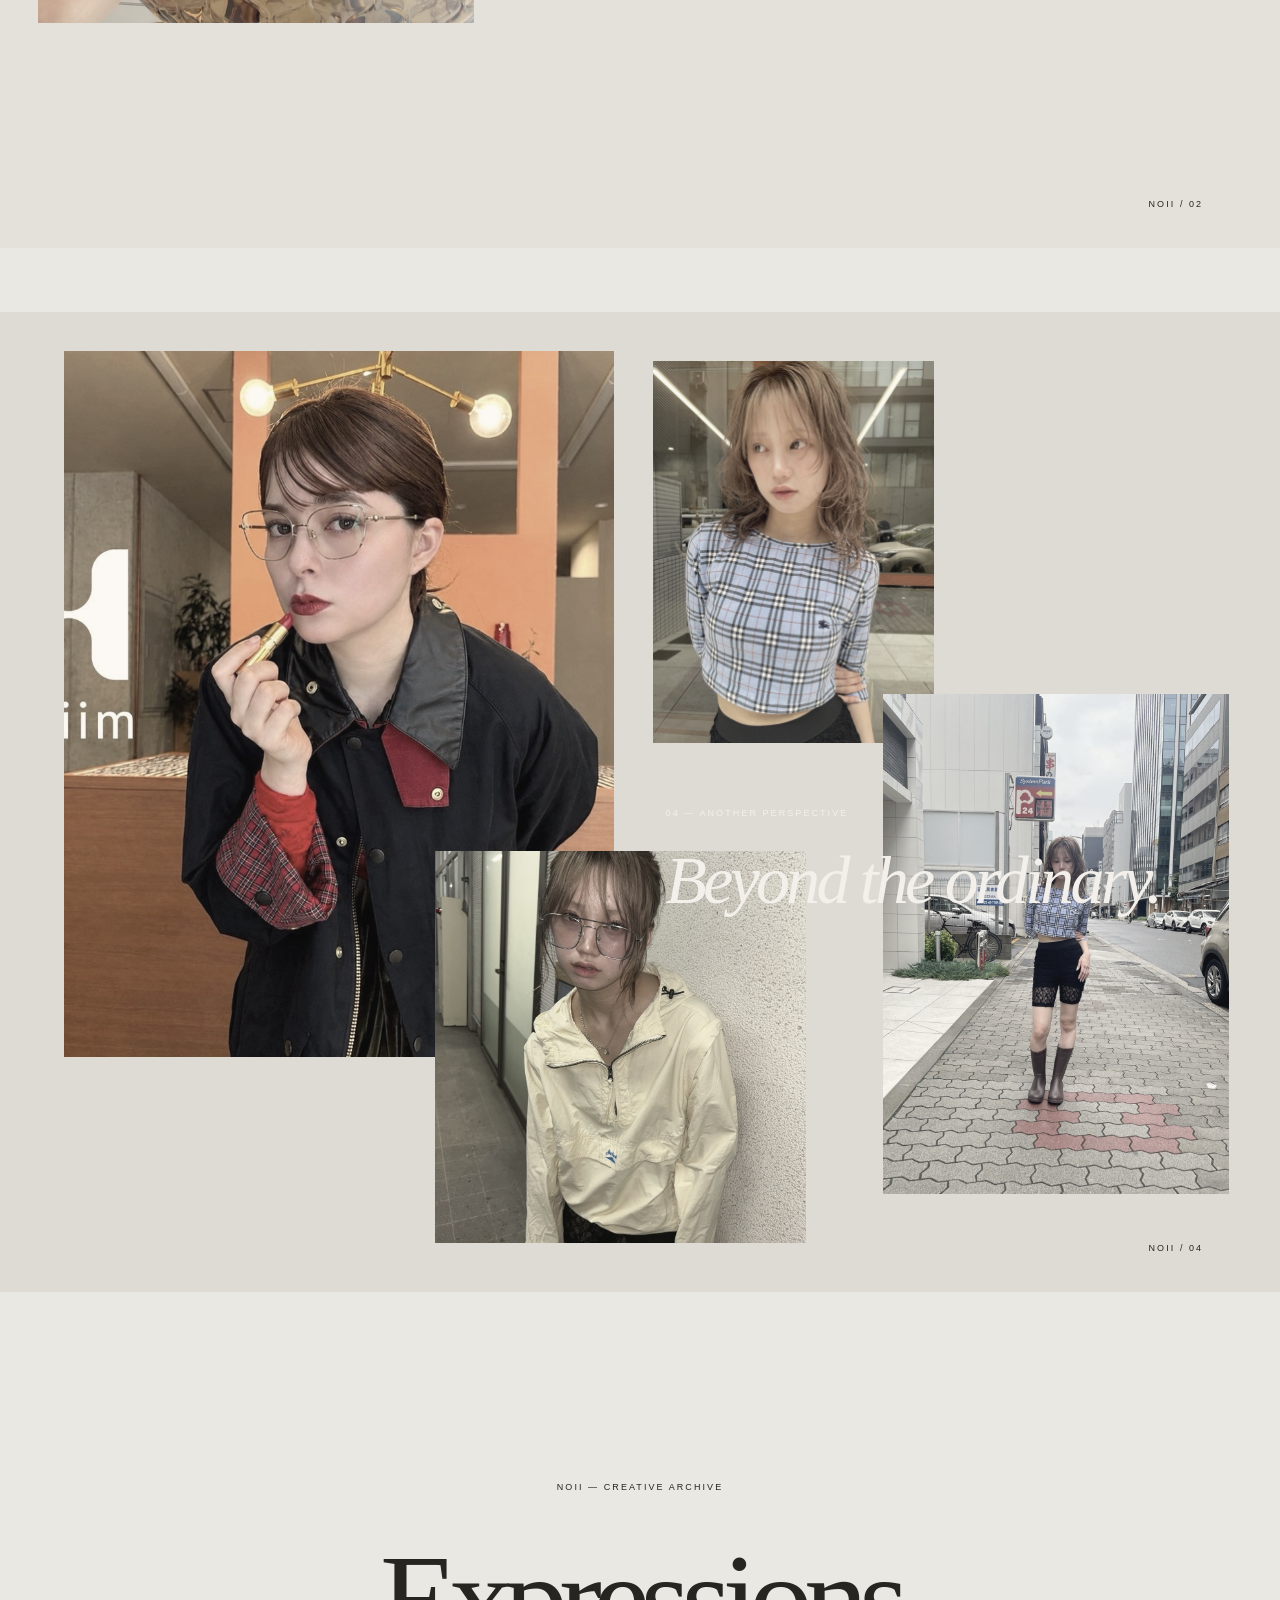
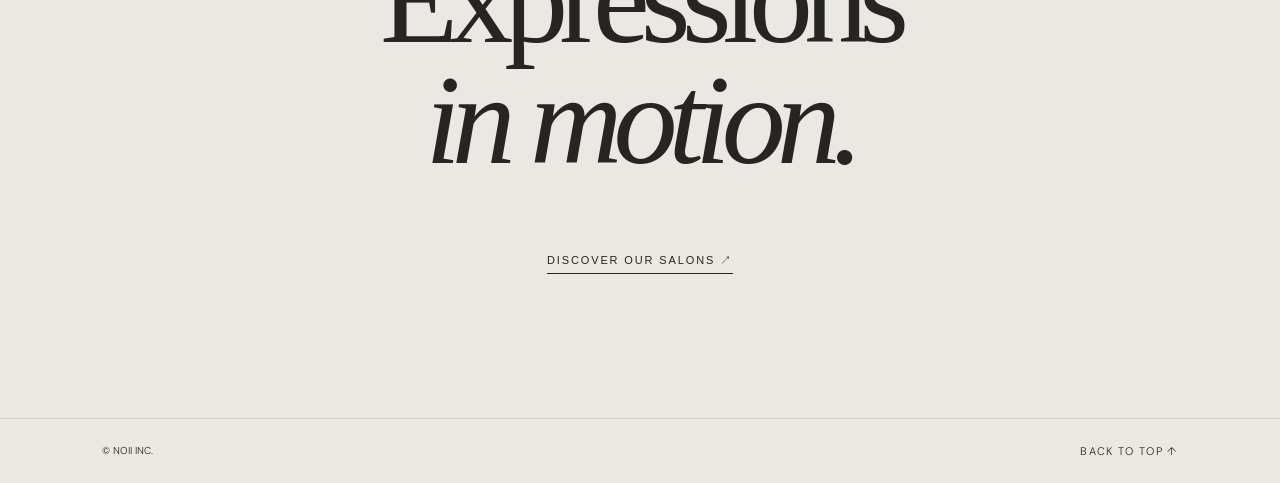
<file: promotion.html>
<!DOCTYPE html>

<html lang="ja"><head><meta charset="utf-8"/><meta content="width=device-width,initial-scale=1" name="viewport"/><title>PROMOTION | ヘアスタイル・作品｜株式会社noii</title><link href="assets/site.css" rel="stylesheet"/><link href="assets/gallery.css" rel="stylesheet"/><link href="assets/noii-symbol-logo.svg" rel="icon" type="image/svg+xml"/><link href="assets/noii-logo.css" rel="stylesheet"/><meta content="株式会社noiiのヘアスタイル作品とビジュアルを紹介。名古屋・伏見の美容室noii・Heiimが提案するスタイルをご覧ください。" name="description"/><meta content="index, follow, max-image-preview:large" name="robots"/><meta content="article" property="og:type"/><meta content="ja_JP" property="og:locale"/><meta content="株式会社noii" property="og:site_name"/><meta content="PROMOTION | ヘアスタイル・作品｜株式会社noii" property="og:title"/><meta content="株式会社noiiのヘアスタイル作品とビジュアルを紹介。名古屋・伏見の美容室noii・Heiimが提案するスタイルをご覧ください。" property="og:description"/><meta content="https://noii-official.com/promotion.html" property="og:url"/><meta content="summary_large_image" name="twitter:card"/><link href="https://noii-official.com/promotion.html" rel="canonical"/><link href="assets/gallery-refined.css" rel="stylesheet"/><link href="assets/promotion-final.css" rel="stylesheet"/><link href="assets/nav-glass-all.css?v=2" rel="stylesheet"/>
<link href="assets/heading-refinement.css" rel="stylesheet"/><link href="assets/mobile-photo-finish.css" rel="stylesheet"/><link href="assets/promotion-atmospheric-collage.css?v=1" rel="stylesheet"/><script type="application/ld+json">{"@context":"https://schema.org","@graph":[{"@type":"BreadcrumbList","@id":"https://noii-official.com/promotion.html#breadcrumb","itemListElement":[{"@type":"ListItem","position":1,"name":"HOME","item":"https://noii-official.com/"},{"@type":"ListItem","position":2,"name":"PROMOTION","item":"https://noii-official.com/promotion.html"}]}]}</script><meta content="https://noii-official.com/assets/noii-exterior-2026.jpg" property="og:image"/><meta content="noii 美容室の外観" property="og:image:alt"/><meta content="https://noii-official.com/assets/noii-exterior-2026.jpg" name="twitter:image"/>
<!-- Google Analytics 4 -->
<script async="" src="https://www.googletagmanager.com/gtag/js?id=G-J7GG7VKGR0"></script>
<script>
  window.dataLayer = window.dataLayer || [];
  function gtag(){dataLayer.push(arguments);}
  gtag('js', new Date());
  gtag('config', 'G-J7GG7VKGR0');
</script>
<link href="assets/promotion-mobile-balanced.css?v=1" rel="stylesheet"/><link href="assets/promotion-layout-custom.css?v=1" rel="stylesheet"/><link href="assets/promotion-editor.css" rel="stylesheet"/><script defer="" src="assets/promotion-editor-preview.js"></script><script defer="" src="assets/promotion-editor.js"></script><link href="assets/promotion-label-refined.css?v=1" rel="stylesheet"/></head><body class="gallery-page"><header class="gallery-header noii-unified-header"><a aria-label="noii home" class="brand" href="index.html"><img alt="noii" class="noii-header-logo" decoding="async" height="244" loading="lazy" src="assets/noii-ai-word.png" width="888"/></a><button aria-controls="mainnav" aria-expanded="false" aria-label="メニューを開く" class="toggle">MENU ☰</button><nav class="navlinks" id="mainnav"><a href="salon.html">SALON</a><a href="product.html">PRODUCT</a><a aria-current="page" href="promotion.html">PROMOTION</a><a href="recruit.html">RECRUIT</a></nav></header><main><div class="noii-collage"><div class="collage-intro"><span class="collage-eyebrow">NOII INC. — VISUAL ARCHIVE / 2026</span><h1>promotion<span class="collage-dot">.</span></h1><p>the beauty of<br/>the in-between.</p></div><section aria-label="2026 AW — A QUIET PRESENCE" class="collage-board collage-board-1"><figure class="gallery-item collage-photo collage-p1"><a aria-label="作品写真を拡大表示" href="assets/promotion-2026aw-1.jpg"><img alt="2026 AW 作品写真 1" decoding="async" height="1477" loading="lazy" src="assets/promotion-2026aw-1.jpg" width="1108"/></a></figure><figure class="gallery-item collage-photo collage-p2"><a aria-label="作品写真を拡大表示" href="assets/promotion-2026aw-2.jpg"><img alt="2026 AW 作品写真 2" decoding="async" height="1254" loading="lazy" src="assets/promotion-2026aw-2.jpg" width="941"/></a></figure><figure class="gallery-item collage-photo collage-p3"><a aria-label="作品写真を拡大表示" href="assets/promotion-2026aw-3.jpg"><img alt="2026 AW 作品写真 3" decoding="async" height="1242" loading="lazy" src="assets/promotion-2026aw-3.jpg" width="932"/></a></figure><figure class="gallery-item collage-photo collage-p4"><a aria-label="作品写真を拡大表示" href="assets/promotion-2026aw-4.jpg"><img alt="2026 AW 作品写真 4" decoding="async" height="1330" loading="lazy" src="assets/promotion-2026aw-4.jpg" width="998"/></a></figure><figure class="gallery-item collage-photo collage-p5"><a aria-label="作品写真を拡大表示" href="assets/promotion-2026aw-5.jpg"><img alt="2026 AW 作品写真 5" decoding="async" height="675" loading="lazy" src="assets/promotion-2026aw-5.jpg" width="1845"/></a></figure><div class="collage-board-type"><span>2026 AW — A QUIET PRESENCE</span><h2>Light falls. / A moment stays.</h2></div><span class="collage-stamp">NOII  /  01</span></section><section aria-label="2026 SS — TEXTURE &amp; FORM" class="collage-board collage-board-3"><figure class="gallery-item collage-photo collage-p1"><a aria-label="作品写真を拡大表示" href="assets/style-10.jpg"><img alt="ヘアスタイル作品 10" decoding="async" height="1536" loading="lazy" src="assets/style-10.jpg" width="1152"/></a></figure><figure class="gallery-item collage-photo collage-p2"><a aria-label="作品写真を拡大表示" href="assets/style-11.jpg"><img alt="ヘアスタイル作品 11" decoding="async" height="1536" loading="lazy" src="assets/style-11.jpg" width="1152"/></a></figure><figure class="gallery-item collage-photo collage-p3"><a aria-label="作品写真を拡大表示" href="assets/promotion-2026ss-glasses.jpg"><img alt="2026 SS 作品写真" decoding="async" height="1536" loading="lazy" src="assets/promotion-2026ss-glasses.jpg" width="1152"/></a></figure><figure class="gallery-item collage-photo collage-p4 collage-photo-uncropped"><a aria-label="作品写真を拡大表示" href="assets/promotion-2026ss-blue-check.jpg"><img alt="2026 SS 作品写真" decoding="async" height="1536" loading="lazy" src="assets/promotion-2026ss-blue-check.jpg" width="1152"/></a></figure><figure class="gallery-item collage-photo collage-p5"><a aria-label="作品写真を拡大表示" href="assets/style-19.jpg"><img alt="ヘアスタイル作品 19" decoding="async" height="1536" loading="lazy" src="assets/style-19.jpg" width="1152"/></a></figure><div class="collage-board-type"><span>2026 SS — TEXTURE &amp; FORM</span><h2>The art of being undone.</h2></div><span class="collage-stamp">NOII  /  03</span></section><section aria-label="02 — IN BETWEEN" class="collage-board collage-board-2"><figure class="gallery-item collage-photo collage-p1"><a aria-label="作品写真を拡大表示" href="assets/style-03.jpg"><img alt="ヘアスタイル作品 3" decoding="async" height="1536" loading="lazy" src="assets/style-03.jpg" width="1152"/></a></figure><figure class="gallery-item collage-photo collage-p2"><a aria-label="作品写真を拡大表示" href="assets/style-04.jpg"><img alt="ヘアスタイル作品 4" decoding="async" height="1536" loading="lazy" src="assets/style-04.jpg" width="1152"/></a></figure><figure class="gallery-item collage-photo collage-p3"><a aria-label="作品写真を拡大表示" href="assets/style-05.jpg"><img alt="ヘアスタイル作品 5" decoding="async" height="1050" loading="lazy" src="assets/style-05.jpg" width="1400"/></a></figure><figure class="gallery-item collage-photo collage-p4"><a aria-label="作品写真を拡大表示" href="assets/style-06.jpg"><img alt="ヘアスタイル作品 6" decoding="async" height="1536" loading="lazy" src="assets/style-06.jpg" width="1152"/></a></figure><figure class="gallery-item collage-photo collage-p5"><a aria-label="作品写真を拡大表示" href="assets/style-08.jpg"><img alt="ヘアスタイル作品 8" decoding="async" height="1536" loading="lazy" src="assets/style-08.jpg" width="1152"/></a></figure><div class="collage-board-type"><span>02 — IN BETWEEN</span><h2>Nothing is ever quite still.</h2></div><span class="collage-stamp">NOII  /  02</span></section><section aria-label="04 — ANOTHER PERSPECTIVE" class="collage-board collage-board-4"><figure class="gallery-item collage-photo collage-p1"><a aria-label="作品写真を拡大表示" href="assets/style-20.jpg"><img alt="ヘアスタイル作品 20" decoding="async" height="1049" loading="lazy" src="assets/style-20.jpg" width="1400"/></a></figure><figure class="gallery-item collage-photo collage-p2"><a aria-label="作品写真を拡大表示" href="assets/style-22.jpg"><img alt="ヘアスタイル作品 22" decoding="async" height="1536" loading="lazy" src="assets/style-22.jpg" width="1152"/></a></figure><figure class="gallery-item collage-photo collage-p3"><a aria-label="作品写真を拡大表示" href="assets/style-23.jpg"><img alt="ヘアスタイル作品 23" decoding="async" height="1536" loading="lazy" src="assets/style-23.jpg" width="1152"/></a></figure><figure class="gallery-item collage-photo collage-p4"><a aria-label="作品写真を拡大表示" href="assets/style-24.jpg"><img alt="ヘアスタイル作品 24" decoding="async" height="1536" loading="lazy" src="assets/style-24.jpg" width="1152"/></a></figure><div class="collage-board-type"><span>04 — ANOTHER PERSPECTIVE</span><h2>Beyond the ordinary.</h2></div><span class="collage-stamp">NOII  /  04</span></section><div class="collage-ending"><span>NOII — CREATIVE ARCHIVE</span><p>Expressions<br/><em>in motion.</em></p><a href="salon.html">DISCOVER OUR SALONS ↗</a></div></div></main><footer class="gallery-footer"><span>© NOII INC.</span><a href="index.html">BACK TO TOP ↑</a></footer><div aria-label="作品写真の拡大表示" aria-modal="true" class="gallery-lightbox" role="dialog"><button aria-label="閉じる" type="button">×</button><img alt="拡大した作品写真" decoding="async" loading="lazy"/><span class="gallery-lightbox-count"></span></div><script defer="True" src="assets/gallery-lightbox.js"></script><script defer="" src="assets/site.js"></script></body></html>
</file>
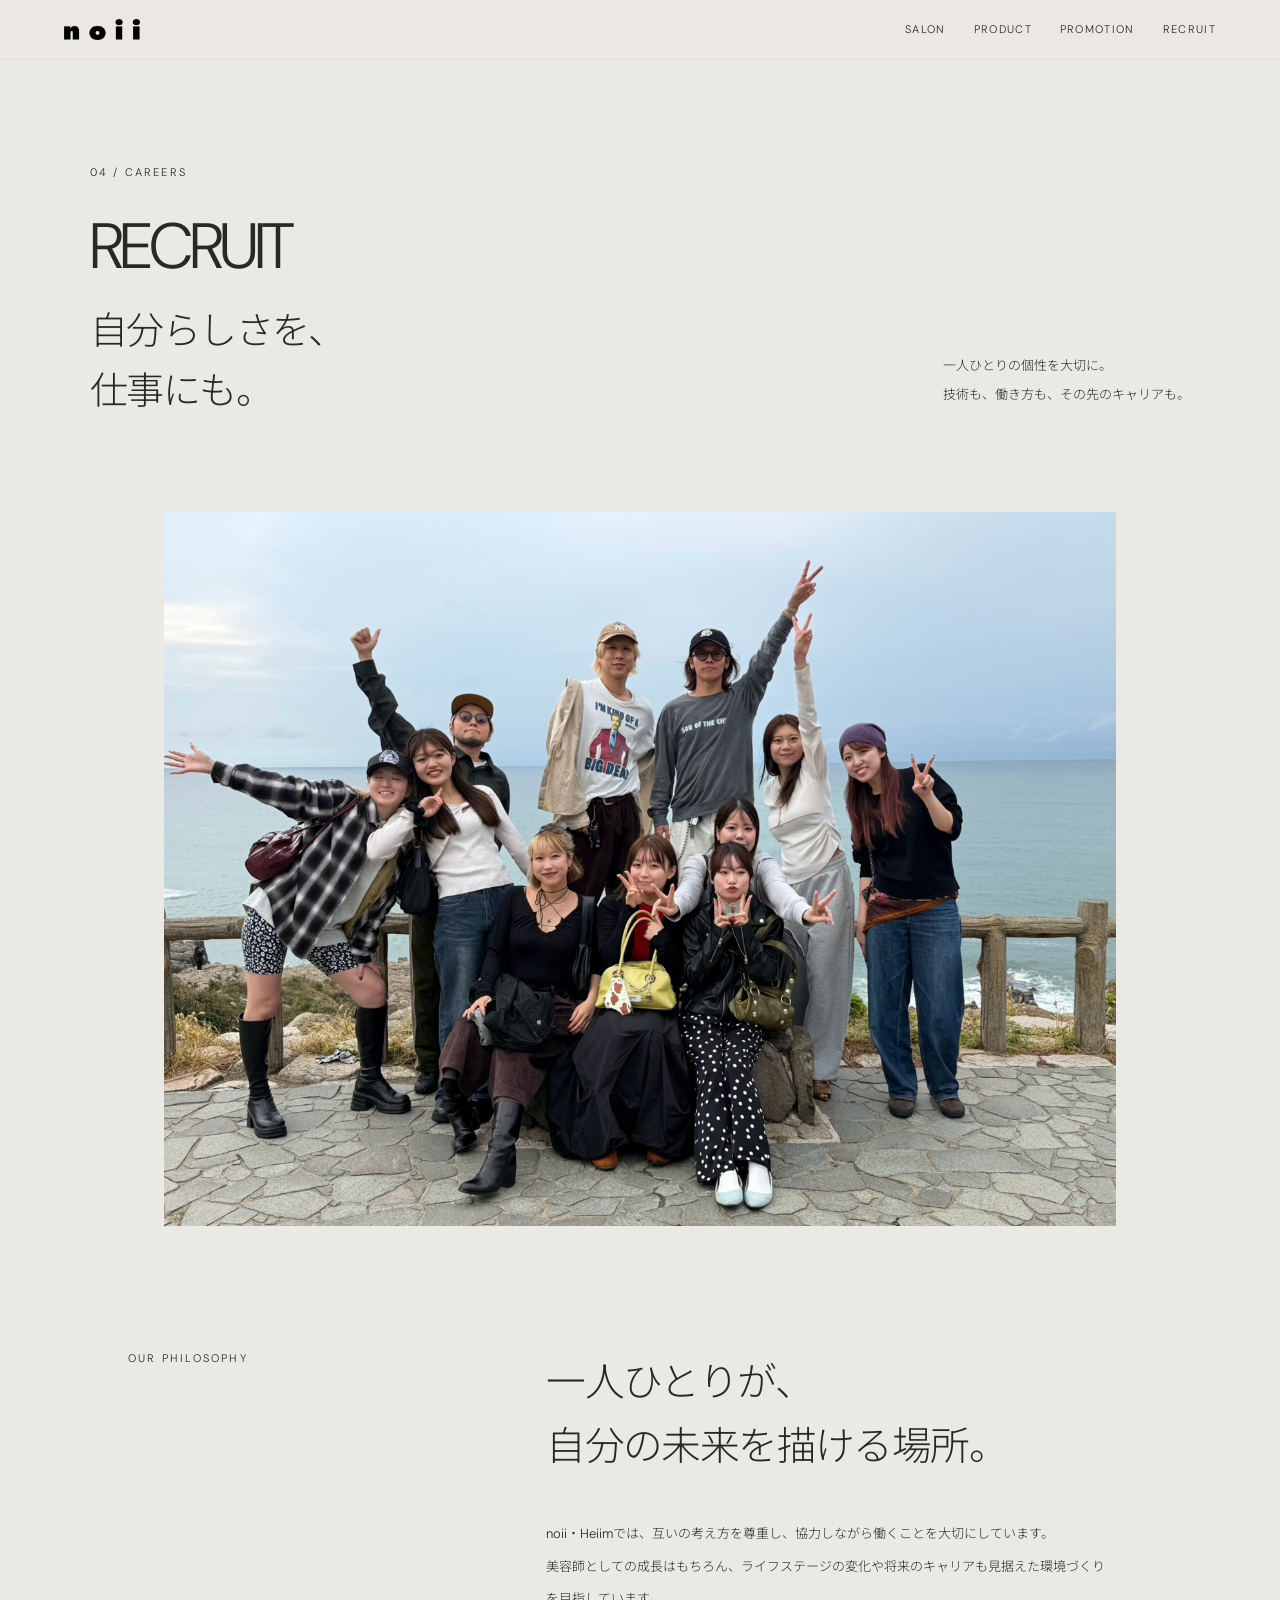
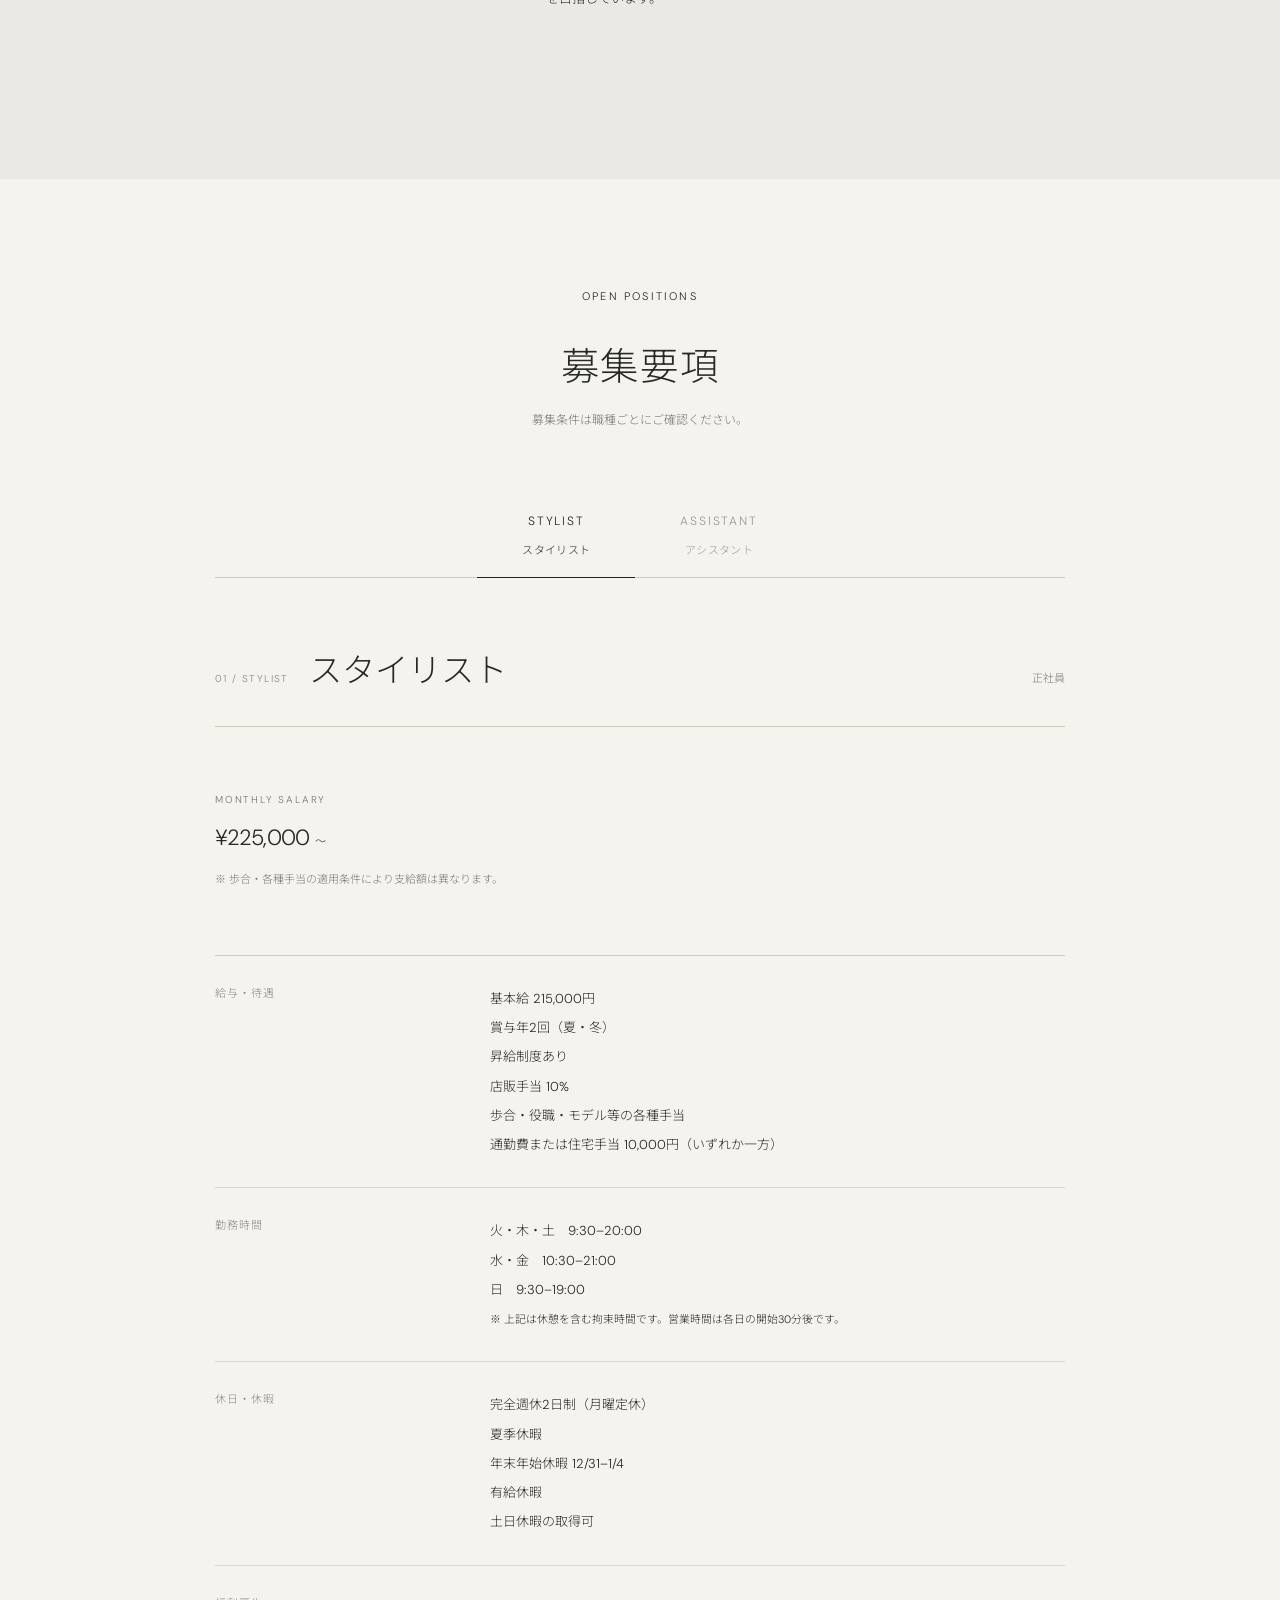
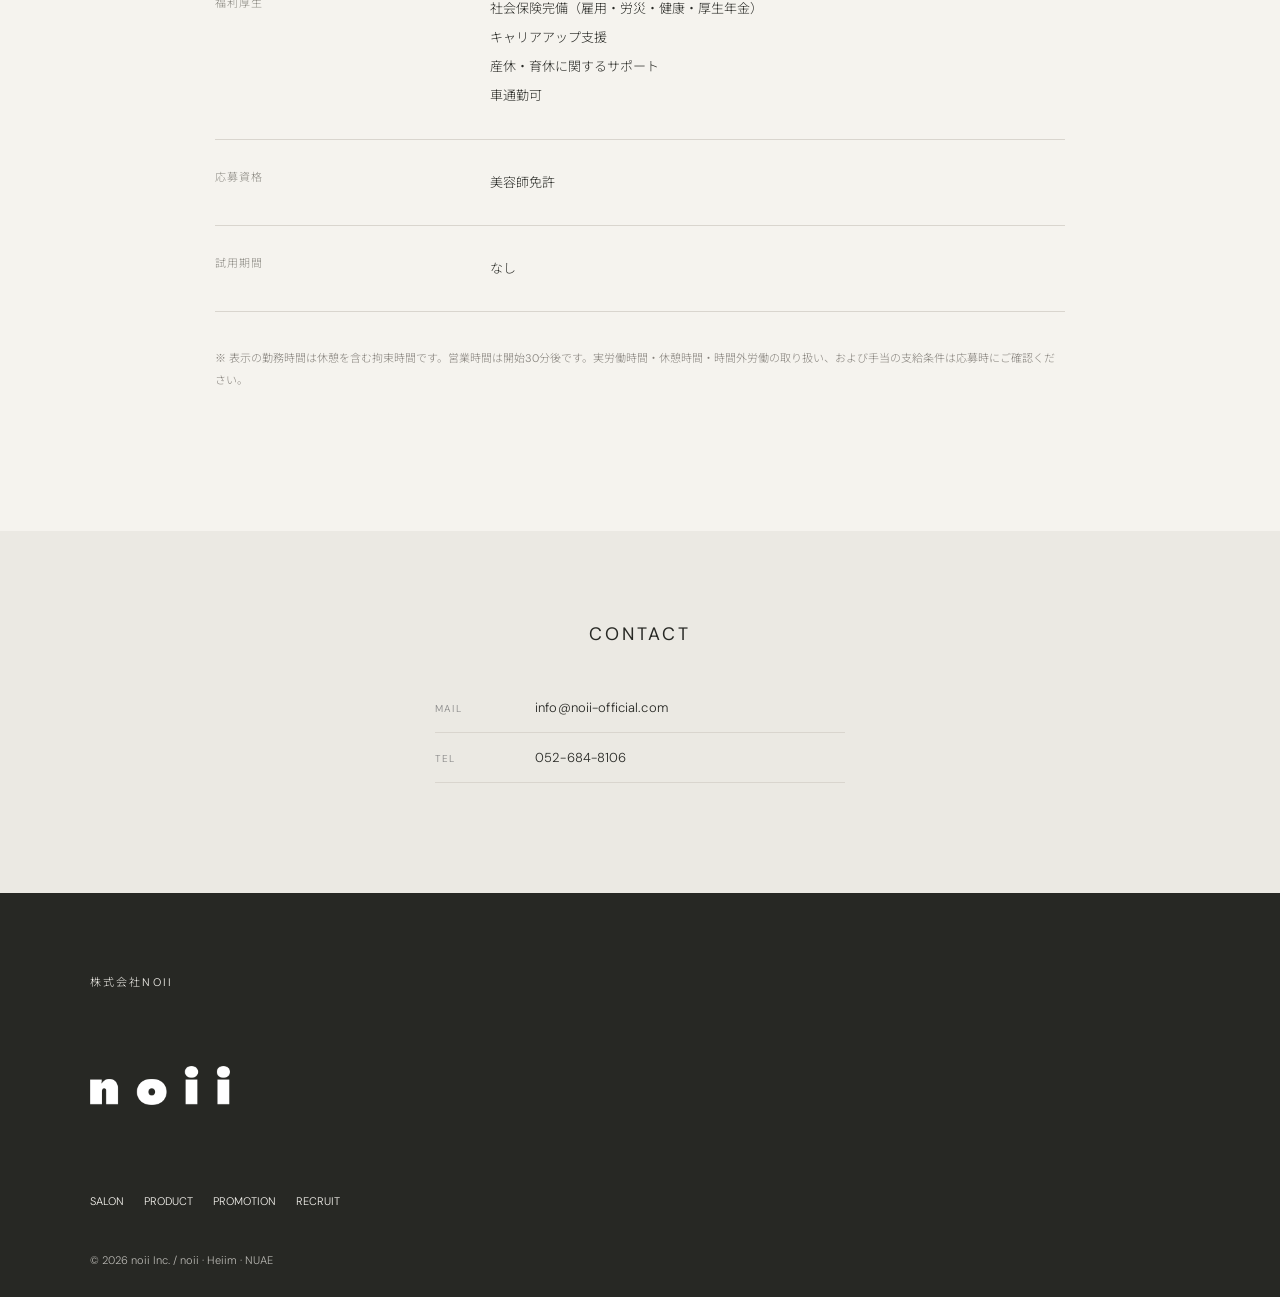
<file: recruit.html>
<!DOCTYPE html>

<html lang="ja"><head><meta charset="utf-8"/><meta content="width=device-width,initial-scale=1" name="viewport"/><title>RECRUIT | 美容師・アシスタント採用｜株式会社noii</title><link href="assets/site.css" rel="stylesheet"/><link href="assets/noii-symbol-logo.svg" rel="icon" type="image/svg+xml"/><link href="assets/noii-logo.css" rel="stylesheet"/><link href="assets/recruit-refined.css?v=20261015b" rel="stylesheet"/><meta content="株式会社noiiの採用情報。名古屋・伏見の美容室noii・Heiimで働くスタイリスト・アシスタントの募集要項、給与、待遇をご紹介。" name="description"/><meta content="index, follow, max-image-preview:large" name="robots"/><meta content="article" property="og:type"/><meta content="ja_JP" property="og:locale"/><meta content="株式会社noii" property="og:site_name"/><meta content="RECRUIT | 美容師・アシスタント採用｜株式会社noii" property="og:title"/><meta content="株式会社noiiの採用情報。名古屋・伏見の美容室noii・Heiimで働くスタイリスト・アシスタントの募集要項、給与、待遇をご紹介。" property="og:description"/><meta content="https://noii-official.com/recruit.html" property="og:url"/><meta content="summary_large_image" name="twitter:card"/><link href="https://noii-official.com/recruit.html" rel="canonical"/><link href="assets/nav-glass-all.css?v=2" rel="stylesheet"/>
<link href="assets/heading-refinement.css" rel="stylesheet"/><link href="assets/mobile-photo-finish.css" rel="stylesheet"/><link href="assets/photo-ratio-correction.css" rel="stylesheet"/><link href="assets/recruit-final-adjust.css?v=20261015c" rel="stylesheet"/><link href="assets/recruit-contact-simple.css?v=20261015" rel="stylesheet"/><script type="application/ld+json">{"@context":"https://schema.org","@graph":[{"@type":"BreadcrumbList","@id":"https://noii-official.com/recruit.html#breadcrumb","itemListElement":[{"@type":"ListItem","position":1,"name":"HOME","item":"https://noii-official.com/"},{"@type":"ListItem","position":2,"name":"RECRUIT","item":"https://noii-official.com/recruit.html"}]}]}</script><meta property="og:image" content="https://noii-official.com/assets/noii-exterior-2026.jpg"/><meta property="og:image:alt" content="noii 美容室の外観"/><meta name="twitter:image" content="https://noii-official.com/assets/noii-exterior-2026.jpg"/>
<!-- Google Analytics 4 -->
<script async src="https://www.googletagmanager.com/gtag/js?id=G-J7GG7VKGR0"></script>
<script>
  window.dataLayer = window.dataLayer || [];
  function gtag(){dataLayer.push(arguments);}
  gtag('js', new Date());
  gtag('config', 'G-J7GG7VKGR0');
</script>
</head><body><header><a class="brand" href="index.html"><img alt="noii" class="noii-header-logo" decoding="async" height="244" loading="lazy" src="assets/noii-ai-word.png" width="888"/></a><button aria-controls="mainnav" aria-expanded="false" aria-label="メニューを開く" class="toggle">MENU ☰</button><nav class="navlinks" id="mainnav"><a href="salon.html">SALON</a><a href="product.html">PRODUCT</a><a href="promotion.html">PROMOTION</a><a href="recruit.html">RECRUIT</a></nav></header><main>
<div class="pagehead recruit-hero"><p class="kicker">04 / CAREERS</p><h1 class="heading">RECRUIT</h1><div class="recruit-hero-bottom"><p class="jp">自分らしさを、<br/>仕事にも。</p><p class="muted">一人ひとりの個性を大切に。<br/>技術も、働き方も、その先のキャリアも。</p></div></div>
<section class="recruit-photo"><img alt="noii・Heiim スタッフ集合写真" decoding="async" height="1108" loading="lazy" src="assets/recruit-team-photo.jpg" width="1477"/></section>
<section class="recruit-culture"><p class="kicker">OUR PHILOSOPHY</p><div><h2>一人ひとりが、<br/>自分の未来を描ける場所。</h2><p>noii・Heiimでは、互いの考え方を尊重し、協力しながら働くことを大切にしています。<br/>美容師としての成長はもちろん、ライフステージの変化や将来のキャリアも見据えた環境づくりを目指しています。</p></div></section>
<section class="recruit-positions" id="positions"><div class="recruit-section-head"><p class="kicker">OPEN POSITIONS</p><h2>募集要項</h2><p>募集条件は職種ごとにご確認ください。</p></div>
<div aria-label="募集職種" class="job-switch" role="tablist"><button aria-controls="job-stylist" aria-selected="true" class="job-tab active" data-job="stylist" id="tab-stylist" role="tab" type="button">STYLIST <span>スタイリスト</span></button><button aria-controls="job-assistant" aria-selected="false" class="job-tab" data-job="assistant" id="tab-assistant" role="tab" type="button">ASSISTANT <span>アシスタント</span></button></div>
<div aria-labelledby="tab-stylist" class="job-panel" id="job-stylist" role="tabpanel"><div class="job-title"><span>01 / STYLIST</span><h3>スタイリスト</h3><p>正社員</p></div><div class="job-salary"><span>MONTHLY SALARY</span><strong>¥225,000<span>〜</span></strong><small>※ 歩合・各種手当の適用条件により支給額は異なります。</small></div>
<div class="job-spec"><div><dt>給与・待遇</dt><dd>基本給 215,000円<br/>賞与年2回（夏・冬）<br/>昇給制度あり<br/>店販手当 10%<br/>歩合・役職・モデル等の各種手当<br/>通勤費または住宅手当 10,000円（いずれか一方）</dd></div><div><dt>勤務時間</dt><dd>火・木・土　9:30–20:00<br/>水・金　10:30–21:00<br/>日　9:30–19:00<br/><small>※ 上記は休憩を含む拘束時間です。営業時間は各日の開始30分後です。</small></dd></div><div><dt>休日・休暇</dt><dd>完全週休2日制（月曜定休）<br/>夏季休暇<br/>年末年始休暇 12/31–1/4<br/>有給休暇<br/>土日休暇の取得可</dd></div><div><dt>福利厚生</dt><dd>社会保険完備（雇用・労災・健康・厚生年金）<br/>キャリアアップ支援<br/>産休・育休に関するサポート<br/>車通勤可</dd></div><div><dt>応募資格</dt><dd>美容師免許</dd></div><div><dt>試用期間</dt><dd>なし</dd></div></div></div>
<div aria-labelledby="tab-assistant" class="job-panel" hidden="" id="job-assistant" role="tabpanel"><div class="job-title"><span>02 / ASSISTANT</span><h3>アシスタント</h3><p>正社員</p></div><div class="job-salary"><span>MONTHLY SALARY</span><strong>¥210,000<span>〜</span></strong><small>※ 歩合・各種手当の適用条件により支給額は異なります。</small></div>
<div class="job-spec"><div><dt>給与・待遇</dt><dd>基本給 200,000円<br/>賞与年2回（夏・冬）<br/>昇給制度あり<br/>店販手当 10%<br/>コミッション・役職・モデル等の各種手当<br/>通勤費または住宅手当 10,000円（いずれか一方）</dd></div><div><dt>勤務時間</dt><dd>火・木・土　9:30–20:00<br/>水・金　10:30–21:00<br/>日　9:30–19:00<br/><small>※ 上記は休憩を含む拘束時間です。営業時間は各日の開始30分後です。</small></dd></div><div><dt>休日・休暇</dt><dd>完全週休2日制（月曜定休）<br/>夏季休暇<br/>年末年始休暇 12/31–1/4<br/>有給休暇<br/>土日休暇の取得可</dd></div><div><dt>福利厚生</dt><dd>社会保険完備（雇用・労災・健康・厚生年金）<br/>技術習得・キャリアアップ支援<br/>産休・育休に関するサポート<br/>車通勤可</dd></div><div><dt>応募資格</dt><dd>美容師免許</dd></div><div><dt>試用期間</dt><dd>3か月（期間中の条件変更なし）</dd></div></div></div>
<p class="recruit-legal">※ 表示の勤務時間は休憩を含む拘束時間です。営業時間は開始30分後です。実労働時間・休憩時間・時間外労働の取り扱い、および手当の支給条件は応募時にご確認ください。</p>
</section>
<section aria-labelledby="recruit-contact-title" class="recruit-contact recruit-contact-simple"><h2 id="recruit-contact-title">CONTACT</h2><div class="recruit-contact-details"><div><span>MAIL</span><a href="mailto:info@noii-official.com">info@noii-official.com</a></div><div><span>TEL</span><a href="tel:0526848106">052-684-8106</a></div></div></section>
<script>document.querySelectorAll('.job-tab').forEach(btn=>btn.addEventListener('click',()=>{document.querySelectorAll('.job-tab').forEach(b=>{let on=b===btn;b.classList.toggle('active',on);b.setAttribute('aria-selected',String(on));b.tabIndex=on?0:-1});document.querySelectorAll('.job-panel').forEach(p=>p.hidden=p.id!=='job-'+btn.dataset.job)}));</script>
</main><footer class="footer"><p class="kicker">株式会社noii</p><div class="footer-logo-area"><a aria-label="トップページへ" href="index.html"><img alt="noii" class="footer-brand-logotype" decoding="async" height="244" loading="lazy" src="assets/noii-ai-word.png" width="888"/></a></div><div class="footlinks"><a href="salon.html">SALON</a><a href="product.html">PRODUCT</a><a href="promotion.html">PROMOTION</a><a href="recruit.html">RECRUIT</a></div><div class="footbottom">© 2026 noii Inc. / noii · Heiim · NUAE</div></footer><script defer="" src="assets/site.js"></script></body></html>
</file>
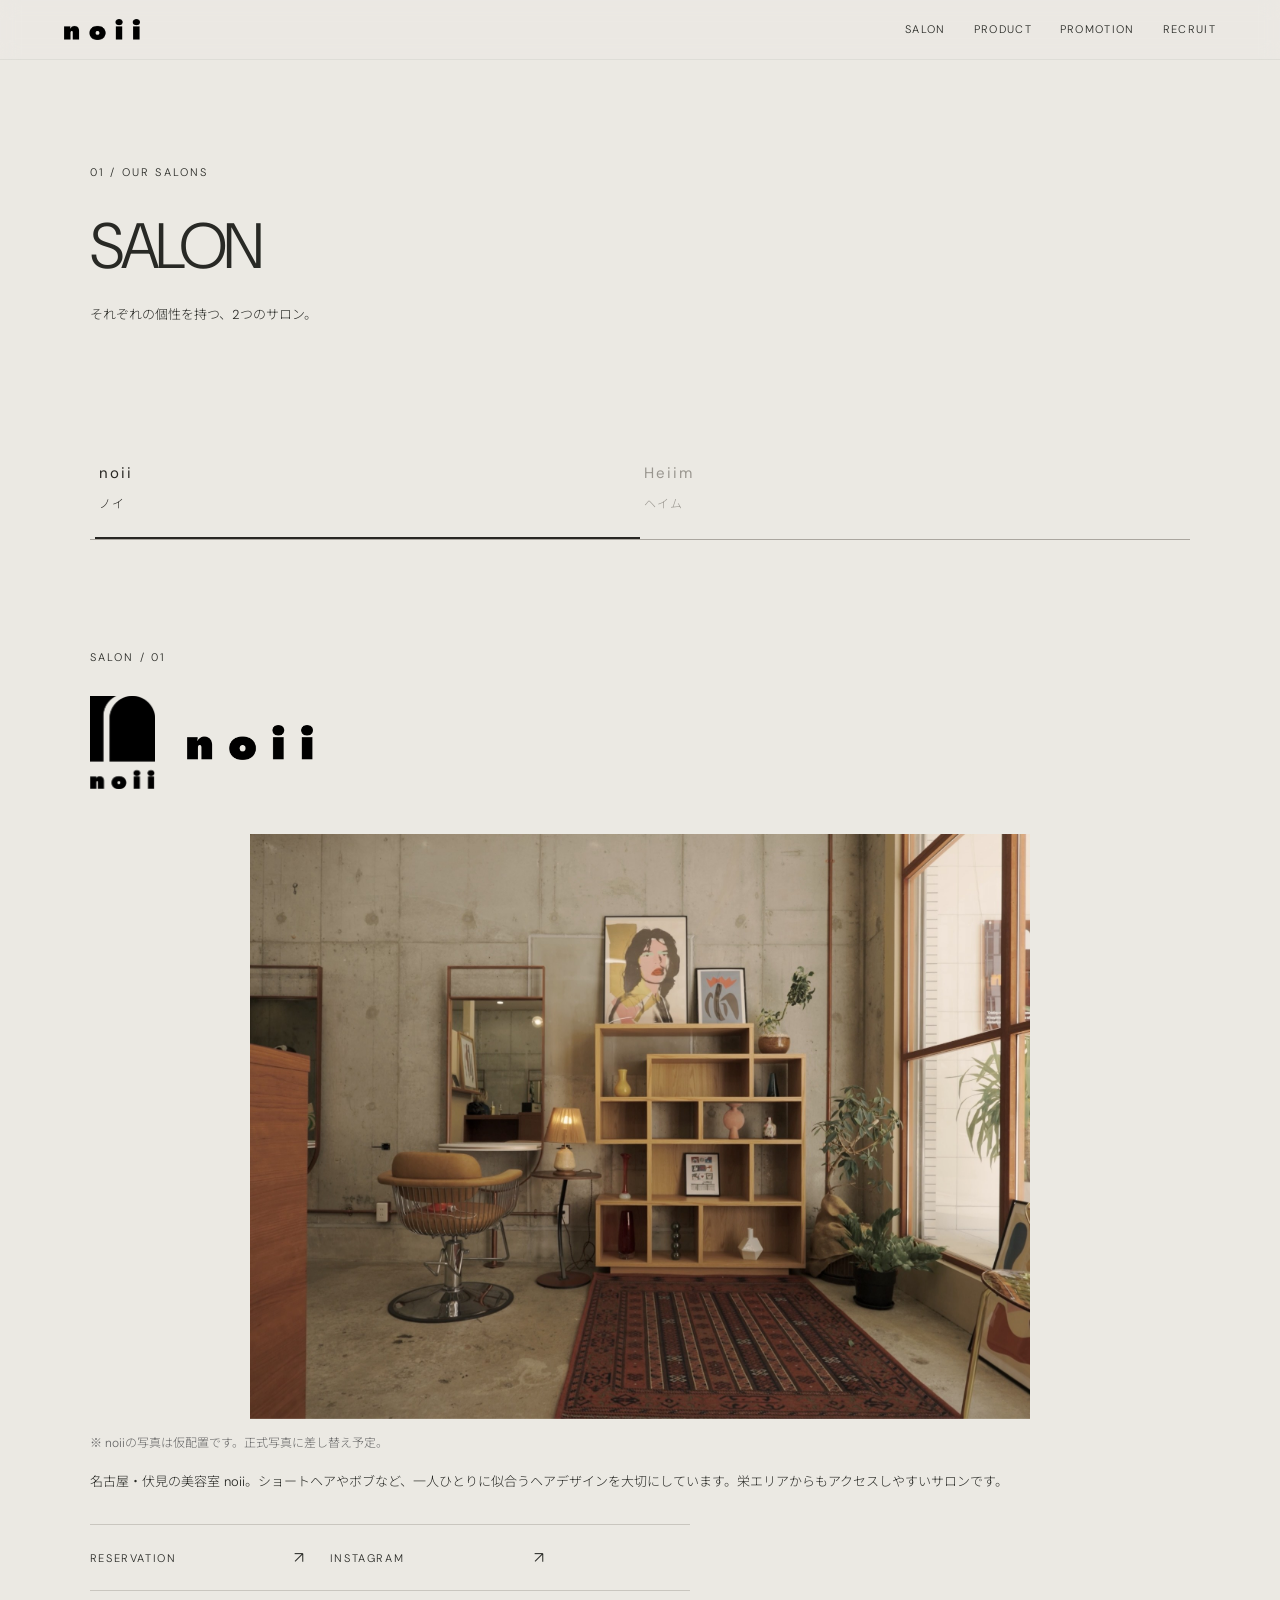
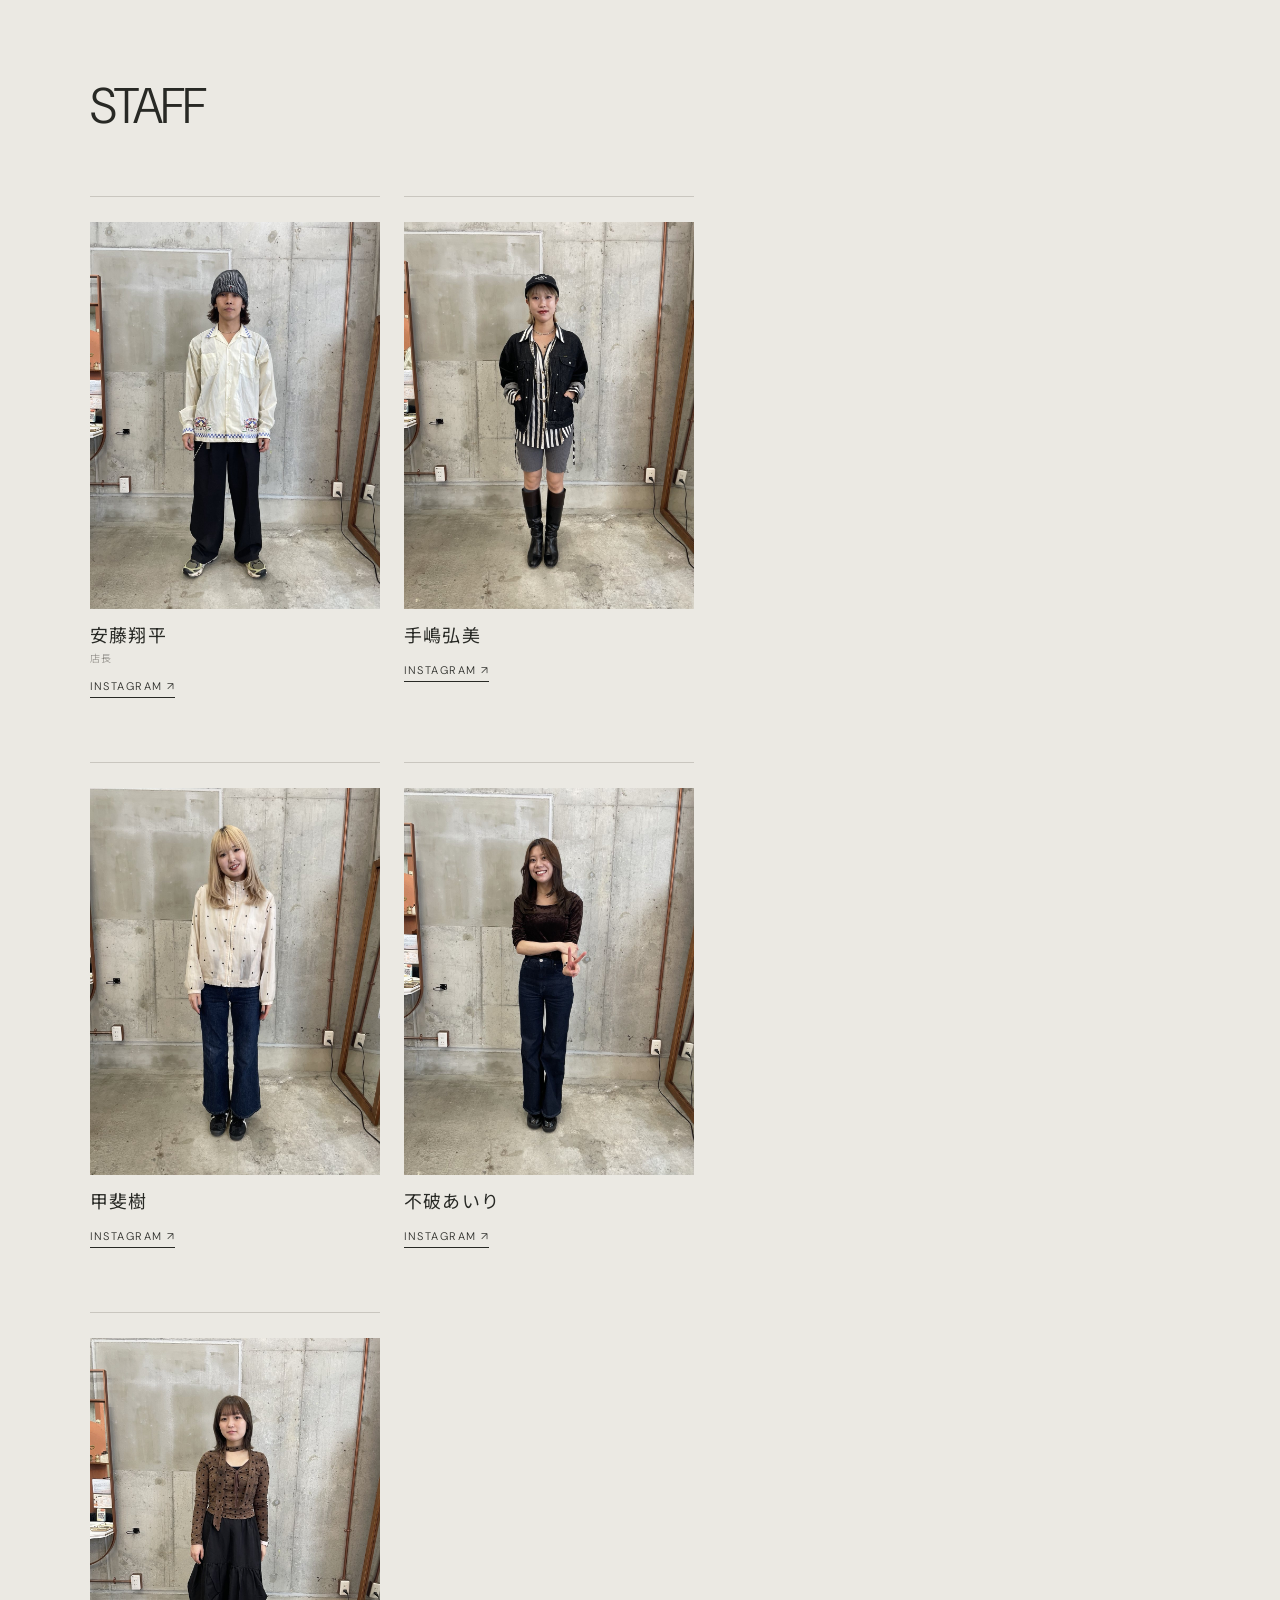
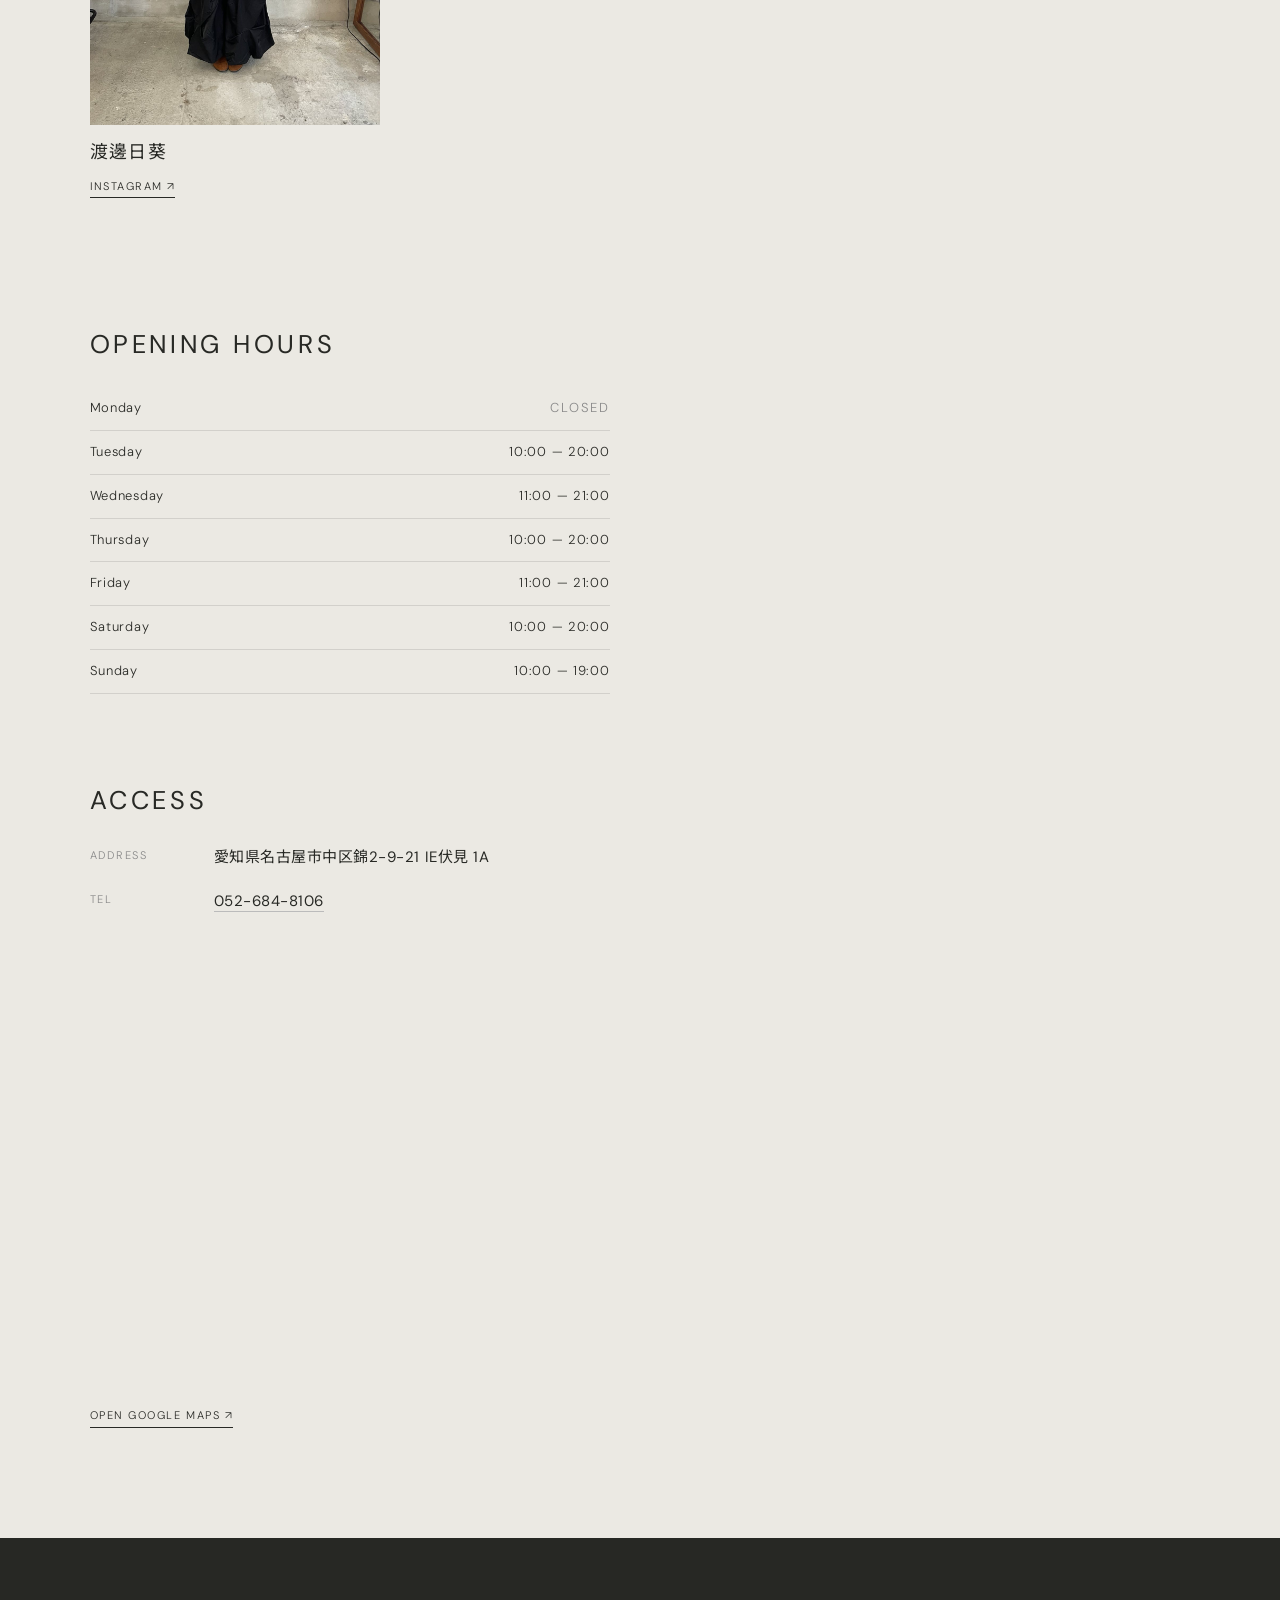
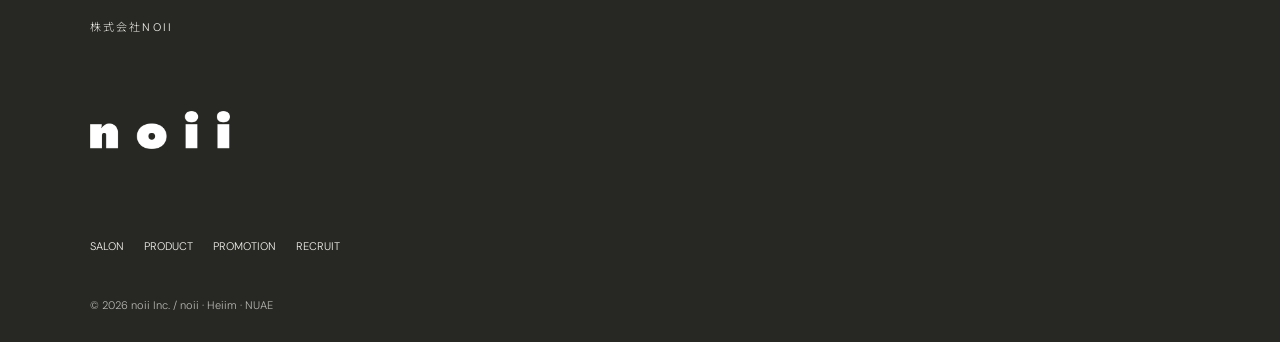
<file: salon.html>
<!DOCTYPE html>

<html lang="ja"><head><meta charset="utf-8"/><meta content="width=device-width,initial-scale=1" name="viewport"/><title>名古屋・伏見の美容室 noii・Heiim｜栄エリア・ショートヘア</title><link href="assets/site.css" rel="stylesheet"/><link href="assets/noii-symbol-logo.svg" rel="icon" type="image/svg+xml"/><link href="assets/noii-logo.css" rel="stylesheet"/><link href="assets/salon-access.css" rel="stylesheet"/><link href="assets/salon-social-staff.css" rel="stylesheet"/><meta content="名古屋・伏見の美容室noii（ノイ）・Heiim（ヘイム）。栄エリアからもアクセスしやすい2つのヘアサロン。ショートヘアやボブのご相談、スタッフ紹介、店舗情報、ご予約はこちら。" name="description"/><meta content="index, follow, max-image-preview:large" name="robots"/><meta content="article" property="og:type"/><meta content="ja_JP" property="og:locale"/><meta content="株式会社noii" property="og:site_name"/><meta content="名古屋・伏見の美容室 noii・Heiim｜栄エリア・ショートヘア" property="og:title"/><meta content="名古屋・伏見の美容室noii（ノイ）・Heiim（ヘイム）。栄エリアからもアクセスしやすい2つのヘアサロン。ショートヘアやボブのご相談、スタッフ紹介、店舗情報、ご予約はこちら。" property="og:description"/><meta content="https://noii-official.com/salon.html" property="og:url"/><meta content="summary_large_image" name="twitter:card"/><link href="https://noii-official.com/salon.html" rel="canonical"/><link href="assets/nav-glass-all.css?v=2" rel="stylesheet"/>
<link href="assets/salon-switch.css" rel="stylesheet"/><link href="assets/noii-landscape-mobile.css" rel="stylesheet"/><link href="assets/heading-refinement.css" rel="stylesheet"/><link href="assets/mobile-photo-finish.css" rel="stylesheet"/><link href="assets/photo-ratio-correction.css" rel="stylesheet"/><link href="assets/heiim-desktop-photo-size.css" rel="stylesheet"/><link href="assets/noii-salon-slideshow.css" rel="stylesheet"/><link href="assets/salon-photo-frame-final.css?v=1" rel="stylesheet"/><link href="assets/salon-hours.css" rel="stylesheet"/><link href="assets/staff-fourview-added.css" rel="stylesheet"/><style>.staff-instagram-link{display:inline-block;margin-top:8px;font-size:11px;letter-spacing:.13em;text-decoration:none;color:inherit;border-bottom:1px solid currentColor;padding-bottom:3px}.staff-instagram-link:hover{opacity:.6}</style><link href="assets/staff-fourview-added.css?v=20261016c" rel="stylesheet"/><script type="application/ld+json">{"@context":"https://schema.org","@graph":[{"@type":"HairSalon","@id":"https://noii-official.com/salon.html#noii","name":"noii","url":"https://noii-official.com/salon.html#noii","address":{"@type":"PostalAddress","streetAddress":"錦2-9-21 IE伏見1A","addressLocality":"名古屋市中区","addressRegion":"愛知県","addressCountry":"JP"},"telephone":"+81-52-684-8106","openingHoursSpecification":[{"@type":"OpeningHoursSpecification","dayOfWeek":"https://schema.org/Tuesday","opens":"10:00","closes":"20:00"},{"@type":"OpeningHoursSpecification","dayOfWeek":"https://schema.org/Wednesday","opens":"11:00","closes":"21:00"},{"@type":"OpeningHoursSpecification","dayOfWeek":"https://schema.org/Thursday","opens":"10:00","closes":"20:00"},{"@type":"OpeningHoursSpecification","dayOfWeek":"https://schema.org/Friday","opens":"11:00","closes":"21:00"},{"@type":"OpeningHoursSpecification","dayOfWeek":"https://schema.org/Saturday","opens":"10:00","closes":"20:00"},{"@type":"OpeningHoursSpecification","dayOfWeek":"https://schema.org/Sunday","opens":"10:00","closes":"19:00"}],"sameAs":["https://www.instagram.com/noii.official_/"],"potentialAction":{"@type":"ReserveAction","target":"https://b.hpr.jp/hp/H000627998"},"parentOrganization":{"@id":"https://noii-official.com/#organization"}},{"@type":"HairSalon","@id":"https://noii-official.com/salon.html#heiim","name":"Heiim","url":"https://noii-official.com/salon.html#heiim","address":{"@type":"PostalAddress","streetAddress":"錦2-11-27 ほうかつ錦ビル5F","addressLocality":"名古屋市中区","addressRegion":"愛知県","addressCountry":"JP"},"telephone":"+81-52-212-9205","openingHoursSpecification":[{"@type":"OpeningHoursSpecification","dayOfWeek":"https://schema.org/Tuesday","opens":"10:00","closes":"20:00"},{"@type":"OpeningHoursSpecification","dayOfWeek":"https://schema.org/Wednesday","opens":"11:00","closes":"21:00"},{"@type":"OpeningHoursSpecification","dayOfWeek":"https://schema.org/Thursday","opens":"10:00","closes":"20:00"},{"@type":"OpeningHoursSpecification","dayOfWeek":"https://schema.org/Friday","opens":"11:00","closes":"21:00"},{"@type":"OpeningHoursSpecification","dayOfWeek":"https://schema.org/Saturday","opens":"10:00","closes":"20:00"},{"@type":"OpeningHoursSpecification","dayOfWeek":"https://schema.org/Sunday","opens":"10:00","closes":"19:00"}],"sameAs":["https://www.instagram.com/heiim_official/"],"potentialAction":{"@type":"ReserveAction","target":"https://b.hpr.jp/hp/H000830144"},"parentOrganization":{"@id":"https://noii-official.com/#organization"}},{"@type":"BreadcrumbList","@id":"https://noii-official.com/salon.html#breadcrumb","itemListElement":[{"@type":"ListItem","position":1,"name":"HOME","item":"https://noii-official.com/"},{"@type":"ListItem","position":2,"name":"SALON","item":"https://noii-official.com/salon.html"}]}]}</script><meta content="https://noii-official.com/assets/noii-exterior-2026.jpg" property="og:image"/><meta content="noii 美容室の外観" property="og:image:alt"/><meta content="https://noii-official.com/assets/noii-exterior-2026.jpg" name="twitter:image"/>
<!-- Google Analytics 4 -->
<script async="" src="https://www.googletagmanager.com/gtag/js?id=G-J7GG7VKGR0"></script>
<script>
  window.dataLayer = window.dataLayer || [];
  function gtag(){dataLayer.push(arguments);}
  gtag('js', new Date());
  gtag('config', 'G-J7GG7VKGR0');
</script>
<style>/* Keep each staff name and Instagram link in a consistent vertical position. */
.salon-tab-panel .staff-entry-name{display:flex;flex-direction:column;align-items:flex-start;justify-content:flex-start;gap:0;min-width:0}
.salon-tab-panel .staff-entry-name h4{margin:0;line-height:1.5;min-height:1.5em}
.salon-tab-panel .staff-entry-name .staff-role{display:block;line-height:1.4;margin-top:2px}
.salon-tab-panel .staff-entry-name .staff-instagram-link{display:inline-block;align-self:flex-start;margin-top:12px;line-height:1.5;white-space:nowrap}
@media(max-width:700px){.salon-tab-panel .staff-entry-name .staff-instagram-link{font-size:10px;letter-spacing:.10em}}
</style></head><body><header><a class="brand" href="index.html"><img alt="noii" class="noii-header-logo" decoding="async" height="244" loading="lazy" src="assets/noii-ai-word.png" width="888"/></a><button aria-controls="mainnav" aria-expanded="false" aria-label="メニューを開く" class="toggle">MENU ☰</button><nav class="navlinks" id="mainnav"><a href="salon.html">SALON</a><a href="product.html">PRODUCT</a><a href="promotion.html">PROMOTION</a><a href="recruit.html">RECRUIT</a></nav></header><main><div class="pagehead"><p class="kicker">01 / OUR SALONS</p><h1 class="heading">SALON</h1><p class="muted">それぞれの個性を持つ、2つのサロン。</p></div><div aria-label="サロンを切り替え" class="salon-switch" role="tablist"><button aria-controls="noii" aria-selected="true" class="salon-switch-tab is-active" data-salon="noii" id="tab-noii" role="tab" tabindex="0" type="button"><span class="salon-switch-en">noii</span><span class="salon-switch-jp">ノイ</span></button><button aria-controls="heiim" aria-selected="false" class="salon-switch-tab" data-salon="heiim" id="tab-heiim" role="tab" tabindex="-1" type="button"><span class="salon-switch-en">Heiim</span><span class="salon-switch-jp">ヘイム</span></button></div><section aria-labelledby="tab-noii" class="section salon-tab-panel" id="noii" role="tabpanel"><p class="kicker">SALON / 01</p><h2 class="heading"><span class="salon-identity"><img alt="" class="salon-identity-ai-lockup" decoding="async" height="754" loading="lazy" src="assets/noii-ai-lockup.png" width="531"/><img alt="noii" class="salon-identity-ai-word" decoding="async" height="244" loading="lazy" src="assets/noii-ai-word.png" width="888"/></span></h2><div aria-label="noiiの店舗写真" class="widepic noii-landscape-photo noii-photo-slideshow"><img alt="noiiの店舗写真（内装）" class="noii-slide is-visible" decoding="async" height="1531" loading="lazy" src="assets/heiim-interior.jpg" width="2042"/><img alt="noiiの店舗外観と看板" class="noii-slide" decoding="async" loading="lazy" src="assets/noii-exterior-2026.jpg"/></div><p class="note">※ noiiの写真は仮配置です。正式写真に差し替え予定。</p><p class="muted">名古屋・伏見の美容室 noii。ショートヘアやボブなど、一人ひとりに似合うヘアデザインを大切にしています。栄エリアからもアクセスしやすいサロンです。</p><nav aria-label="noii 予約・SNS" class="salon-social-links"><a class="salon-action salon-action-book" data-reservation-salon="noii" href="https://b.hpr.jp/hp/H000627998" rel="noopener noreferrer" target="_blank">RESERVATION <span aria-hidden="true">↗</span></a><a class="salon-action" href="https://www.instagram.com/noii.official_/" rel="noopener noreferrer" target="_blank">INSTAGRAM <span aria-hidden="true">↗</span></a></nav><h3 class="jp">STAFF</h3><div class="staff-list"><article class="staff-entry"><div aria-label="安藤翔平の4方向ポートレート" class="staff-fourview"><img alt="安藤翔平の正面写真" class="staff-fourview-image is-visible" decoding="async" loading="lazy" src="assets/staff-ando-1.jpg"/><img alt="安藤翔平の側面写真" class="staff-fourview-image" decoding="async" loading="lazy" src="assets/staff-ando-2.jpg"/><img alt="安藤翔平の背面写真" class="staff-fourview-image" decoding="async" loading="lazy" src="assets/staff-ando-3.jpg"/><img alt="安藤翔平の反対側面写真" class="staff-fourview-image" decoding="async" loading="lazy" src="assets/staff-ando-4.jpg"/></div><div class="staff-entry-name"><h4>安藤翔平</h4><span class="staff-role">店長</span><a class="staff-instagram-link" href="https://www.instagram.com/and____________________/" rel="noopener noreferrer" target="_blank">INSTAGRAM ↗</a></div></article><article class="staff-entry"><div aria-label="手嶋弘美の4方向ポートレート" class="staff-fourview"><img alt="手嶋弘美の正面写真" class="staff-fourview-image is-visible" decoding="async" loading="lazy" src="assets/staff-teshima-1.jpg"/><img alt="手嶋弘美の側面写真" class="staff-fourview-image" decoding="async" loading="lazy" src="assets/staff-teshima-2.jpg"/><img alt="手嶋弘美の背面写真" class="staff-fourview-image" decoding="async" loading="lazy" src="assets/staff-teshima-3.jpg"/><img alt="手嶋弘美の反対側面写真" class="staff-fourview-image" decoding="async" loading="lazy" src="assets/staff-teshima-4.jpg"/></div><div class="staff-entry-name"><h4>手嶋弘美</h4><a class="staff-instagram-link" href="https://www.instagram.com/noii_hiro/" rel="noopener noreferrer" target="_blank">INSTAGRAM ↗</a></div></article><article class="staff-entry"><div aria-label="甲斐樹の4方向ポートレート" class="staff-fourview"><img alt="甲斐樹の正面写真" class="staff-fourview-image is-visible" decoding="async" loading="lazy" src="assets/staff-kai-1.jpg"/><img alt="甲斐樹の側面写真" class="staff-fourview-image" decoding="async" loading="lazy" src="assets/staff-kai-2.jpg"/><img alt="甲斐樹の背面写真" class="staff-fourview-image" decoding="async" loading="lazy" src="assets/staff-kai-3.jpg"/><img alt="甲斐樹の反対側面写真" class="staff-fourview-image" decoding="async" loading="lazy" src="assets/staff-kai-4.jpg"/></div><div class="staff-entry-name"><h4>甲斐樹</h4><a class="staff-instagram-link" href="https://www.instagram.com/itsuki_kai_noii/" rel="noopener noreferrer" target="_blank">INSTAGRAM ↗</a></div></article><article class="staff-entry"><div aria-label="不破あいりの4方向ポートレート" class="staff-fourview"><img alt="不破あいりの正面写真" class="staff-fourview-image is-visible" decoding="async" loading="lazy" src="assets/staff-fuwa-1.jpg"/><img alt="不破あいりの側面写真" class="staff-fourview-image" decoding="async" loading="lazy" src="assets/staff-fuwa-2.jpg"/><img alt="不破あいりの背面写真" class="staff-fourview-image" decoding="async" loading="lazy" src="assets/staff-fuwa-3.jpg"/><img alt="不破あいりの反対側面写真" class="staff-fourview-image" decoding="async" loading="lazy" src="assets/staff-fuwa-4.jpg"/></div><div class="staff-entry-name"><h4>不破あいり</h4><a class="staff-instagram-link" href="https://www.instagram.com/noii_fa61/" rel="noopener noreferrer" target="_blank">INSTAGRAM ↗</a></div></article><article class="staff-entry"><div aria-label="渡邊日葵の4方向ポートレート" class="staff-fourview"><img alt="渡邊日葵の正面写真" class="staff-fourview-image is-visible" decoding="async" loading="lazy" src="assets/staff-watanabe-1.jpg"/><img alt="渡邊日葵の側面写真" class="staff-fourview-image" decoding="async" loading="lazy" src="assets/staff-watanabe-2.jpg"/><img alt="渡邊日葵の背面写真" class="staff-fourview-image" decoding="async" loading="lazy" src="assets/staff-watanabe-3.jpg"/><img alt="渡邊日葵の反対側面写真" class="staff-fourview-image" decoding="async" loading="lazy" src="assets/staff-watanabe-4.jpg"/></div><div class="staff-entry-name"><h4>渡邊日葵</h4><a class="staff-instagram-link" href="https://www.instagram.com/noii_hina/" rel="noopener noreferrer" target="_blank">INSTAGRAM ↗</a></div></article></div><section aria-label="営業時間" class="salon-hours"><h3 class="salon-hours-title">OPENING HOURS</h3><div class="salon-hours-list"><div><span>Monday</span><span>CLOSED</span></div><div><span>Tuesday</span><span>10:00 — 20:00</span></div><div><span>Wednesday</span><span>11:00 — 21:00</span></div><div><span>Thursday</span><span>10:00 — 20:00</span></div><div><span>Friday</span><span>11:00 — 21:00</span></div><div><span>Saturday</span><span>10:00 — 20:00</span></div><div><span>Sunday</span><span>10:00 — 19:00</span></div></div></section><div class="salon-access"><h3 class="salon-access-title">ACCESS</h3><div class="salon-access-details"><span class="salon-access-label">ADDRESS</span><div class="salon-access-value">愛知県名古屋市中区錦2-9-21 IE伏見 1A</div><span class="salon-access-label">TEL</span><div class="salon-access-value"><a href="tel:0526848106">052-684-8106</a></div></div><iframe allowfullscreen="" class="salon-map" loading="lazy" referrerpolicy="no-referrer-when-downgrade" src="https://maps.google.com/maps?q=%E6%84%9B%E7%9F%A5%E7%9C%8C%E5%90%8D%E5%8F%A4%E5%B1%8B%E5%B8%82%E4%B8%AD%E5%8C%BA%E9%8C%A62-9-21%20IE%E4%BC%8F%E8%A6%8B%201A%20%E5%90%8D%E5%8F%A4%E5%B1%8B%E5%B8%82&amp;output=embed" title="noii Googleマップ"></iframe><a class="salon-map-link" href="https://www.google.com/maps/search/?api=1&amp;query=%E6%84%9B%E7%9F%A5%E7%9C%8C%E5%90%8D%E5%8F%A4%E5%B1%8B%E5%B8%82%E4%B8%AD%E5%8C%BA%E9%8C%A62-9-21%20IE%E4%BC%8F%E8%A6%8B%201A%20%E5%90%8D%E5%8F%A4%E5%B1%8B%E5%B8%82" rel="noopener noreferrer" target="_blank">OPEN GOOGLE MAPS ↗</a></div></section><section aria-labelledby="tab-heiim" class="section salon-tab-panel" hidden="" id="heiim" role="tabpanel"><p class="kicker">SALON / 02</p><h2 class="heading"><span class="salon-identity heiim-identity"><img alt="" class="salon-identity-ai-lockup" decoding="async" height="3240" loading="lazy" src="assets/heiim-ai-lockup.png" width="2394"/><img alt="Heiim" class="salon-identity-ai-word" decoding="async" height="1525" loading="lazy" src="assets/heiim-ai-word.png" width="5760"/></span></h2><div class="widepic"><img alt="Heiimの店内写真" decoding="async" height="1152" loading="lazy" src="assets/heiim-reception-2026.jpg" width="1536"/></div><p class="muted">名古屋・伏見の美容室 Heiim。ショートヘアやボブも含め、日常になじむヘアデザインをご提案。栄エリアからもアクセスしやすい立地です。</p><nav aria-label="heiim 予約・SNS" class="salon-social-links"><a class="salon-action salon-action-book" data-reservation-salon="heiim" href="https://b.hpr.jp/hp/H000830144" rel="noopener noreferrer" target="_blank">RESERVATION <span aria-hidden="true">↗</span></a><a class="salon-action" href="https://www.instagram.com/heiim_official/" rel="noopener noreferrer" target="_blank">INSTAGRAM <span aria-hidden="true">↗</span></a></nav><div class="visual" style="max-width:680px;margin:40px 0"><img alt="Heiimのブランド撮影" decoding="async" height="1151" loading="lazy" src="assets/heiim-portrait.jpg" width="1536"/></div><h3 class="jp">STAFF</h3><div class="staff-list"><article class="staff-entry"><div aria-label="大嶽和士の4方向ポートレート" class="staff-fourview"><img alt="大嶽和士の正面写真" class="staff-fourview-image is-visible" decoding="async" loading="lazy" src="assets/staff-otake-1.jpg"/><img alt="大嶽和士の側面写真" class="staff-fourview-image" decoding="async" loading="lazy" src="assets/staff-otake-2.jpg"/><img alt="大嶽和士の背面写真" class="staff-fourview-image" decoding="async" loading="lazy" src="assets/staff-otake-3.jpg"/><img alt="大嶽和士の反対側面写真" class="staff-fourview-image" decoding="async" loading="lazy" src="assets/staff-otake-4.jpg"/></div><div class="staff-entry-name"><h4>大嶽和士</h4><span class="staff-role">代表</span><a class="staff-instagram-link" href="https://www.instagram.com/noii_heiim_kasyy/" rel="noopener noreferrer" target="_blank">INSTAGRAM ↗</a></div></article><article class="staff-entry"><div aria-label="吉迫周平の4方向ポートレート" class="staff-fourview"><img alt="吉迫周平の正面写真" class="staff-fourview-image is-visible" decoding="async" loading="lazy" src="assets/staff-yoshisako-1.jpg"/><img alt="吉迫周平の側面写真" class="staff-fourview-image" decoding="async" loading="lazy" src="assets/staff-yoshisako-2.jpg"/><img alt="吉迫周平の背面写真" class="staff-fourview-image" decoding="async" loading="lazy" src="assets/staff-yoshisako-3.jpg"/><img alt="吉迫周平の反対側面写真" class="staff-fourview-image" decoding="async" loading="lazy" src="assets/staff-yoshisako-4.jpg"/></div><div class="staff-entry-name"><h4>吉迫周平</h4><span class="staff-role">店長</span><a class="staff-instagram-link" href="https://www.instagram.com/heiim_shuhei/" rel="noopener noreferrer" target="_blank">INSTAGRAM ↗</a></div></article><article class="staff-entry"><div aria-label="伊藤愛莉の4方向ポートレート" class="staff-fourview"><img alt="伊藤愛莉の正面写真" class="staff-fourview-image is-visible" decoding="async" loading="lazy" src="assets/staff-ito-1.jpg"/><img alt="伊藤愛莉の側面写真" class="staff-fourview-image" decoding="async" loading="lazy" src="assets/staff-ito-2.jpg"/><img alt="伊藤愛莉の背面写真" class="staff-fourview-image" decoding="async" loading="lazy" src="assets/staff-ito-3.jpg"/><img alt="伊藤愛莉の反対側面写真" class="staff-fourview-image" decoding="async" loading="lazy" src="assets/staff-ito-4.jpg"/></div><div class="staff-entry-name"><h4>伊藤愛莉</h4><a class="staff-instagram-link" href="https://www.instagram.com/_airiito_/" rel="noopener noreferrer" target="_blank">INSTAGRAM ↗</a></div></article><article class="staff-entry"><div aria-label="小林花梨の4方向ポートレート" class="staff-fourview"><img alt="小林花梨の正面写真" class="staff-fourview-image is-visible" decoding="async" loading="lazy" src="assets/staff-kobayashi-1.jpg"/><img alt="小林花梨の側面写真" class="staff-fourview-image" decoding="async" loading="lazy" src="assets/staff-kobayashi-2.jpg"/><img alt="小林花梨の背面写真" class="staff-fourview-image" decoding="async" loading="lazy" src="assets/staff-kobayashi-3.jpg"/><img alt="小林花梨の反対側面写真" class="staff-fourview-image" decoding="async" loading="lazy" src="assets/staff-kobayashi-4.jpg"/></div><div class="staff-entry-name"><h4>小林花梨</h4><a class="staff-instagram-link" href="https://www.instagram.com/heiim_karin/" rel="noopener noreferrer" target="_blank">INSTAGRAM ↗</a></div></article><article class="staff-entry"><div aria-label="奥田昌蕉の4方向ポートレート" class="staff-fourview"><img alt="奥田昌蕉の正面写真" class="staff-fourview-image is-visible" decoding="async" loading="lazy" src="assets/staff-okuda-1.jpg"/><img alt="奥田昌蕉の側面写真" class="staff-fourview-image" decoding="async" loading="lazy" src="assets/staff-okuda-2.jpg"/><img alt="奥田昌蕉の背面写真" class="staff-fourview-image" decoding="async" loading="lazy" src="assets/staff-okuda-3.jpg"/><img alt="奥田昌蕉の反対側面写真" class="staff-fourview-image" decoding="async" loading="lazy" src="assets/staff-okuda-4.jpg"/></div><div class="staff-entry-name"><h4>奥田昌蕉</h4><a class="staff-instagram-link" href="https://www.instagram.com/nqbiix/" rel="noopener noreferrer" target="_blank">INSTAGRAM ↗</a></div></article><article class="staff-entry"><div aria-label="村松希々海の4方向ポートレート" class="staff-fourview"><img alt="村松希々海の正面写真" class="staff-fourview-image is-visible" decoding="async" loading="lazy" src="assets/staff-muramatsu-1.jpg"/><img alt="村松希々海の側面写真" class="staff-fourview-image" decoding="async" loading="lazy" src="assets/staff-muramatsu-2.jpg"/><img alt="村松希々海の背面写真" class="staff-fourview-image" decoding="async" loading="lazy" src="assets/staff-muramatsu-3.jpg"/><img alt="村松希々海の反対側面写真" class="staff-fourview-image" decoding="async" loading="lazy" src="assets/staff-muramatsu-4.jpg"/></div><div class="staff-entry-name"><h4>村松希々海</h4><a class="staff-instagram-link" href="https://www.instagram.com/noiinonomi/" rel="noopener noreferrer" target="_blank">INSTAGRAM ↗</a></div></article></div><section aria-label="営業時間" class="salon-hours"><h3 class="salon-hours-title">OPENING HOURS</h3><div class="salon-hours-list"><div><span>Monday</span><span>CLOSED</span></div><div><span>Tuesday</span><span>10:00 — 20:00</span></div><div><span>Wednesday</span><span>11:00 — 21:00</span></div><div><span>Thursday</span><span>10:00 — 20:00</span></div><div><span>Friday</span><span>11:00 — 21:00</span></div><div><span>Saturday</span><span>10:00 — 20:00</span></div><div><span>Sunday</span><span>10:00 — 19:00</span></div></div></section><div class="salon-access"><h3 class="salon-access-title">ACCESS</h3><div class="salon-access-details"><span class="salon-access-label">ADDRESS</span><div class="salon-access-value">愛知県名古屋市中区錦2-11-27 ほうかつ錦ビル5F</div><span class="salon-access-label">TEL</span><div class="salon-access-value"><a href="tel:0522129205">052-212-9205</a></div></div><iframe allowfullscreen="" class="salon-map" loading="lazy" referrerpolicy="no-referrer-when-downgrade" src="https://maps.google.com/maps?q=%E6%84%9B%E7%9F%A5%E7%9C%8C%E5%90%8D%E5%8F%A4%E5%B1%8B%E5%B8%82%E4%B8%AD%E5%8C%BA%E9%8C%A62-11-27%20%E3%81%BB%E3%81%86%E3%81%8B%E3%81%A4%E9%8C%A6%E3%83%93%E3%83%AB5F%20%E5%90%8D%E5%8F%A4%E5%B1%8B%E5%B8%82&amp;output=embed" title="heiim Googleマップ"></iframe><a class="salon-map-link" href="https://www.google.com/maps/search/?api=1&amp;query=%E6%84%9B%E7%9F%A5%E7%9C%8C%E5%90%8D%E5%8F%A4%E5%B1%8B%E5%B8%82%E4%B8%AD%E5%8C%BA%E9%8C%A62-11-27%20%E3%81%BB%E3%81%86%E3%81%8B%E3%81%A4%E9%8C%A6%E3%83%93%E3%83%AB5F%20%E5%90%8D%E5%8F%A4%E5%B1%8B%E5%B8%82" rel="noopener noreferrer" target="_blank">OPEN GOOGLE MAPS ↗</a></div></section></main><footer class="footer"><p class="kicker">株式会社noii</p><div class="footer-logo-area"><a aria-label="トップページへ" href="index.html"><img alt="noii" class="footer-brand-logotype" decoding="async" height="244" loading="lazy" src="assets/noii-ai-word.png" width="888"/></a></div><div class="footlinks"><a href="salon.html">SALON</a><a href="product.html">PRODUCT</a><a href="promotion.html">PROMOTION</a><a href="recruit.html">RECRUIT</a></div><div class="footbottom">© 2026 noii Inc. / noii · Heiim · NUAE</div></footer><script defer="" src="assets/site.js"></script><script defer="" src="assets/staff-turn.js"></script><script defer="" src="assets/salon-switch.js"></script><script defer="" src="assets/noii-salon-slideshow.js"></script><script defer="True" src="assets/staff-fourview-added.js?v=20261016e"></script><script>
// GA4: salon reservation-link clicks (clicks, not completed bookings).
document.addEventListener('click', function(event) {
  var link = event.target.closest('a[data-reservation-salon]');
  if (!link || typeof window.gtag !== 'function') return;
  window.gtag('event', 'reservation_click', {
    salon_name: link.getAttribute('data-reservation-salon'),
    link_url: link.href
  });
});
</script></body></html>
</file>
<file: assets/site.css>
@import url('https://fonts.googleapis.com/css2?family=DM+Sans:wght@300;400;500&family=Noto+Sans+JP:wght@300;400&display=swap');:root{--bg:#ebe9e3;--ink:#282925}*{box-sizing:border-box}html{scroll-behavior:smooth}body{margin:0;background:var(--bg);color:var(--ink);font-family:'DM Sans','Noto Sans JP',sans-serif;font-weight:300}a{color:inherit;text-decoration:none}img{width:100%;display:block;object-fit:cover}button{font:inherit}header{position:fixed;top:0;left:0;right:0;z-index:50;padding:19px 5vw;display:flex;align-items:center;justify-content:space-between;background:rgba(235,233,227,.94);backdrop-filter:blur(14px)}.brand{font-size:30px;font-weight:500;letter-spacing:-.09em}.navlinks{display:flex;gap:28px;font-size:11px;letter-spacing:.12em}.toggle{display:none;background:none;border:0;padding:10px;cursor:pointer;font-size:12px;letter-spacing:.12em}.hero{height:100svh;min-height:520px;position:relative;background:#5f5f58;overflow:hidden;color:#fff}.hero video,.hero .poster{position:absolute;inset:0;width:100%;height:100%;object-fit:cover}.hero .poster{background:url('heiim-interior.jpg') center/cover}.hero:after{content:'';position:absolute;inset:0;background:linear-gradient(transparent 40%,rgba(0,0,0,.48))}.hero .herocopy{position:absolute;z-index:2;left:6vw;bottom:8vh}.herocopy h1{font-size:clamp(72px,16vw,220px);letter-spacing:-.09em;line-height:.85;font-weight:300;margin:0 0 22px}.herocopy p{font-size:11px;letter-spacing:.18em}.section{padding:110px 7vw}.kicker{font-size:11px;letter-spacing:.2em;text-transform:uppercase;margin:0 0 32px}.heading{font-size:clamp(45px,8vw,112px);font-weight:300;letter-spacing:-.065em;line-height:1.05;margin:0 0 45px}.jp{font-size:clamp(24px,4vw,50px);line-height:1.6;letter-spacing:-.04em;font-weight:300}.muted{font-size:13px;line-height:2.2}.split{display:grid;grid-template-columns:1.2fr 1fr;gap:6vw;align-items:center;margin:65px 0 120px}.split:nth-of-type(even) .visual{order:2}.visual img{aspect-ratio:4/5}.visual.wide img{aspect-ratio:4/3}.arrow{display:inline-block;margin-top:25px;padding-bottom:9px;border-bottom:1px solid;font-size:12px;letter-spacing:.12em}.pagehead{padding:165px 7vw 70px}.pagehead .heading{margin-bottom:18px}.cards{display:grid;grid-template-columns:repeat(2,minmax(0,1fr));gap:24px}.card img{aspect-ratio:4/5}.card h3{font-size:28px;font-weight:300;margin:18px 0 5px}.card p{font-size:12px;line-height:1.9}.widepic img{aspect-ratio:16/9}.subnav{display:flex;gap:24px;flex-wrap:wrap;font-size:12px;letter-spacing:.1em;margin:25px 0 50px}.placeholder{background:#d4d1c9;aspect-ratio:4/5;display:grid;place-items:center;font-size:12px;color:#777;letter-spacing:.12em}.note{font-size:12px;color:#666;line-height:2}.expand{height:200svh;position:relative}.sticky{position:sticky;top:0;height:100svh;overflow:hidden}.expandpic{position:absolute;inset:0;background:url('heiim-interior.jpg') center/cover;clip-path:inset(21% 18%)}.expandlabel{position:absolute;bottom:8%;left:7%;color:#fff;font-size:clamp(35px,6vw,85px);opacity:0}.footer{background:#272824;color:#f5f3ee;padding:80px 7vw 30px}.footer .word{font-size:clamp(85px,18vw,260px);letter-spacing:-.1em;line-height:1}.footlinks{display:flex;flex-wrap:wrap;gap:20px;margin:45px 0;font-size:11px}.footbottom{font-size:11px;opacity:.7}.reveal{opacity:0;transform:translateY(30px);transition:opacity .8s,transform .8s}.reveal.show{opacity:1;transform:none}@media(max-width:700px){header{padding:12px 5vw}.brand{font-size:27px}.toggle{display:block}.navlinks{display:none;position:absolute;top:59px;left:0;right:0;height:calc(100svh - 59px);background:var(--bg);padding:45px 7vw;flex-direction:column;gap:26px;font-size:26px;letter-spacing:-.03em}.navlinks.open{display:flex}.hero{min-height:0}.hero .poster{background-position:60% center}.herocopy{left:6vw!important;bottom:9vh!important}.herocopy h1{font-size:clamp(80px,25vw,140px)}.section{padding:75px 6vw}.pagehead{padding:120px 6vw 40px}.heading{font-size:clamp(49px,14vw,82px);margin-bottom:26px}.jp{font-size:27px}.split{display:flex;flex-direction:column;align-items:stretch;gap:24px;margin:35px 0 85px}.split:nth-of-type(even) .visual{order:0}.visual img{aspect-ratio:3/4}.cards{gap:14px}.card h3{font-size:20px}.card p{font-size:11px}.widepic img{aspect-ratio:3/4}.expandpic{background-position:55% center;clip-path:inset(27% 9%)}.expandlabel{left:6%;bottom:12%;font-size:38px}.footer{padding:70px 6vw 25px}.footer .word{font-size:24vw}}@media(prefers-reduced-motion:reduce){html{scroll-behavior:auto}.reveal{opacity:1;transform:none;transition:none}.expandpic{clip-path:inset(0)!important}.expandlabel{opacity:1!important}}
/* Staff motion portrait */
.turn-section{padding:clamp(55px,10vw,145px) 0;max-width:1100px;margin:auto}.turn-heading,.turn-foot{display:flex;justify-content:space-between;gap:20px;align-items:center}.turn-heading{font-size:10px;letter-spacing:.15em;color:#777;margin-bottom:clamp(35px,7vw,90px)}.turn-stage{display:flex;align-items:center;justify-content:center;perspective:1100px}.turn-frame{width:clamp(195px,35vw,390px);aspect-ratio:3/4;overflow:hidden;transform:rotateY(0);will-change:transform;transition:transform .45s cubic-bezier(.65,0,.35,1);background:#d7d1c7}.turn-frame img{width:100%;height:100%;object-fit:cover;object-position:center;display:block}.turn-frame.turn-out{transform:rotateY(86deg)}.turn-frame.turn-in{transition:none;transform:rotateY(-86deg)}.turn-foot{margin-top:clamp(35px,6vw,80px);font-size:12px;color:#555}.turn-foot p{font-size:11px;color:#888;margin-top:12px}.turn-caption{font-family:Georgia,serif;font-style:italic;font-size:clamp(17px,2vw,25px);color:#252525}.turn-foot button{font-size:10px;letter-spacing:.12em;background:none;color:inherit;border:0;border-bottom:1px solid #888;padding:10px 0;cursor:pointer;white-space:nowrap}@media(max-width:640px){.turn-section{padding:75px 0}.turn-frame{width:min(61vw,300px)}.turn-heading{font-size:9px}.turn-foot{align-items:flex-start}}@media(prefers-reduced-motion:reduce){.turn-frame{transition:none!important}}

/* Fixed background, isolated subject */
.turn-frame.turn-cutout{position:relative;overflow:hidden;background:#e5dfd5;aspect-ratio:3/4;max-width:410px;margin:auto;transform:none!important;perspective:none!important;}
.turn-fixed-bg{position:absolute;inset:0;background:linear-gradient(#e8e3dbb8,#e8e3dbb8),url('staff-static-bg.jpg') center/cover no-repeat;}
.turn-frame.turn-cutout img{position:absolute;inset:0;width:100%;height:100%;object-fit:contain;transform:none!important;animation:none!important;transition:none!important;}

/* V9: fixed editorial studio background, only the portrait rotates */
.turn-frame.turn-cutout{width:clamp(235px,36vw,420px);aspect-ratio:3/4;background:#eae5dc;isolation:isolate}
.turn-fixed-bg{background:radial-gradient(ellipse at 78% 24%,rgba(255,255,255,.82),transparent 60%),linear-gradient(155deg,#e9e4dc 0%,#d9d1c5 100%);}
.turn-fixed-bg::after{content:"";position:absolute;left:0;right:0;bottom:0;height:13%;background:linear-gradient(0deg,rgba(156,141,123,.12),transparent);}
.turn-frame.turn-cutout img{object-fit:contain;object-position:center bottom;filter:drop-shadow(5px 8px 9px rgba(50,40,30,.09));}
@media(max-width:640px){.turn-frame.turn-cutout{width:min(78vw,350px)}}

/* V10: original frontal image remains fixed; only extracted person changes */
.turn-frame.turn-cutout{background:#ddd5c9;aspect-ratio:3/4;}
.turn-frame.turn-cutout .turn-fixed-bg{background:none!important;background-image:url('staff-static-bg.jpg')!important;background-size:100% 100%!important;background-position:center!important;}
.turn-frame.turn-cutout .turn-fixed-bg::after{display:none!important;}
.turn-frame.turn-cutout img{object-fit:fill!important;filter:none!important;}

/* v11: supplied studio image, no cutout artifacts */
.turn-frame.turn-cutout{aspect-ratio:3/4!important;background:#e6e0d6!important;width:min(83vw,430px)!important;max-width:430px!important}
.turn-frame.turn-cutout img{width:100%!important;height:100%!important;object-fit:cover!important;object-position:center!important;filter:none!important}

/* v12: untouched source photos, gentle crossfade */
.turn-original{position:relative;overflow:hidden;background:#ddd;aspect-ratio:3/4;max-width:480px;margin-inline:auto}
.turn-original .turn-layer{position:absolute;inset:0;width:100%;height:100%;object-fit:contain;opacity:0;transition:opacity .42s ease-in-out;display:block}
.turn-original .turn-layer.is-active{opacity:1}
@media(prefers-reduced-motion:reduce){.turn-original .turn-layer{transition:none}}
</file>
<file: assets/editorial.css>
@import url('https://fonts.googleapis.com/css2?family=DM+Sans:wght@300;400;500&family=Playfair+Display:ital,wght@1,400&display=swap');
body.editorial{background:#eeede8;color:#262721;overflow-x:hidden}body.editorial .ed-header{background:transparent;color:#fff;transition:background .4s,color .4s;padding:18px 5vw;gap:24px}body.editorial .ed-header.scrolled{background:rgba(238,237,232,.94);color:#262721}body.editorial .brand{font-size:38px;line-height:1;font-weight:500;letter-spacing:-.1em}.dot{color:inherit}.header-note{margin-left:2vw;font-size:9px;letter-spacing:.16em;line-height:1.5}.ed-header .navlinks{margin-left:auto;gap:23px}.ed-header .navlinks a{font-size:10px}.ed-hero{height:100svh;min-height:620px;position:relative;background:#66645e;color:#fff;overflow:hidden}.ed-hero video,.ed-video-bg{position:absolute;inset:0;width:100%;height:100%;object-fit:cover}.ed-video-bg{background-position:center;background-size:cover}.ed-hero-shade{position:absolute;inset:0;background:linear-gradient(180deg,rgba(0,0,0,.23),transparent 30%,rgba(0,0,0,.24))}.ed-hero-center{position:absolute;left:7vw;bottom:18%;right:5vw}.micro{font-size:10px;letter-spacing:.24em}.ed-hero h1{font-weight:300;font-size:clamp(64px,10.8vw,170px);line-height:.93;letter-spacing:-.075em;margin:24px 0 0}.ed-hero h1 em,.feature-title i{font-family:'Playfair Display',Georgia,serif;font-weight:400;letter-spacing:-.055em}.hero-bottom{position:absolute;bottom:30px;left:5vw;right:5vw;display:flex;justify-content:space-between;font-size:10px;letter-spacing:.16em}.ed-intro{padding:150px 7vw 165px;min-height:75vh;display:flex;flex-direction:column;justify-content:center}.ed-index,.feature-heading,.feature-meta,.grow-side{font-size:10px;letter-spacing:.18em}.intro-text{font-size:clamp(36px,6vw,91px);font-weight:300;letter-spacing:-.055em;line-height:1.42;margin:70px 0 25px}.intro-text span{margin-left:12vw}.intro-sub{align-self:flex-end;font-size:12px;line-height:1.9;letter-spacing:.05em}.ed-grow{height:260vh;position:relative}.ed-grow-sticky{position:sticky;top:0;height:100svh;overflow:hidden;display:flex;align-items:center;justify-content:center}.ed-grow-frame{width:var(--grow-w,55vw);height:var(--grow-h,65vh);position:relative;overflow:hidden;will-change:width,height}.ed-grow-frame img{height:100%;width:100%;object-fit:cover}.grow-caption{position:absolute;bottom:28px;left:28px;color:white;font-size:12px;letter-spacing:.2em;text-shadow:0 1px 9px #333}.grow-side{position:absolute;right:2vw;top:50%;writing-mode:vertical-rl}.ed-feature{padding:140px 7vw 100px}.feature-heading{display:flex;justify-content:space-between;margin-bottom:90px}.feature-card{display:block;max-width:100%;margin-bottom:140px}.feature-image{overflow:hidden}.feature-image img{width:100%;height:100%;object-fit:cover;transition:transform .9s cubic-bezier(.2,.7,.2,1)}.feature-card:hover img{transform:scale(1.035)}.feature-card.portrait{width:66%;margin-left:3%}.feature-card.portrait .feature-image{height:74vw;max-height:850px}.feature-card.interior{width:75%;margin-left:auto}.feature-card.interior .feature-image{height:46vw;max-height:620px}.feature-meta{display:flex;justify-content:space-between;margin-top:19px}.feature-title{font-size:clamp(47px,7.8vw,115px);line-height:.98;letter-spacing:-.075em;margin-top:35px;position:relative}.feature-arrow{font-size:32px;position:absolute;right:0;bottom:10px}.ed-links{padding:0 7vw 160px}.ed-links a{display:flex;align-items:center;gap:30px;border-top:1px solid #aaa9a2;padding:40px 0}.ed-links a:last-child{border-bottom:1px solid #aaa9a2}.link-number{font-size:11px}.link-name{font-size:clamp(43px,8vw,116px);letter-spacing:-.07em;flex:1;line-height:1}.link-name small{display:block;font-size:10px;letter-spacing:.15em;margin-top:12px}.link-arrow{font-size:35px}.ed-footer{background:#252721;color:#eae9e3;padding:45px 6vw 22px}.footer-top,.footer-bottom{display:flex;justify-content:space-between;font-size:10px;letter-spacing:.12em}.footer-big{font-size:clamp(160px,34vw,600px);letter-spacing:-.13em;line-height:1.1;text-align:center;margin:40px 0 20px;padding-right:.13em}.footer-bottom{padding-top:24px;border-top:1px solid #777}.editorial .toggle{color:inherit}
@media(max-width:700px){body.editorial .ed-header{padding:20px 6vw}.header-note{display:none}.ed-header .toggle{display:block;margin-left:auto;z-index:3;font-size:11px}.ed-header .navlinks{display:none;position:fixed;inset:0;background:#eeede8;color:#262721;padding:130px 8vw 30px;flex-direction:column;gap:24px;z-index:2}.ed-header .navlinks.open{display:flex}.ed-header .navlinks a{font-size:clamp(36px,10vw,62px);letter-spacing:-.05em}.ed-header:has(.navlinks.open){color:#262721}.ed-hero{min-height:560px}.ed-hero-center{left:6vw;right:6vw;bottom:20%}.ed-hero h1{font-size:clamp(60px,15vw,110px);margin-top:20px}.micro,.hero-bottom{font-size:8px}.hero-bottom{left:6vw;right:6vw;bottom:22px}.ed-intro{padding:105px 7vw 120px;min-height:65vh}.intro-text{font-size:clamp(34px,9vw,60px);margin:65px 0 30px}.intro-text span{margin-left:0}.intro-sub{align-self:flex-start;font-size:10px}.ed-grow{height:210vh}.ed-grow-frame{width:var(--grow-w,72vw);height:var(--grow-h,46vh)}.grow-side{display:none}.grow-caption{bottom:15px;left:15px;font-size:9px}.ed-feature{padding:90px 6vw 40px}.feature-heading{margin-bottom:60px;font-size:8px}.feature-card{margin-bottom:100px}.feature-card.portrait{width:85%;margin-left:0}.feature-card.portrait .feature-image{height:112vw}.feature-card.interior{width:88%}.feature-card.interior .feature-image{height:75vw}.feature-meta{font-size:8px;gap:12px}.feature-title{font-size:clamp(47px,11vw,75px);margin-top:24px}.feature-arrow{font-size:24px}.ed-links{padding:0 6vw 100px}.ed-links a{gap:15px;padding:29px 0}.link-name{font-size:clamp(36px,10vw,65px)}.link-name small{font-size:8px}.link-arrow{font-size:23px}.ed-footer{padding:32px 6vw 22px}.footer-big{font-size:38vw;margin:65px 0}.footer-bottom{font-size:8px;gap:15px}}
@media(prefers-reduced-motion:reduce){html{scroll-behavior:auto}.feature-image img{transition:none}}
</file>
<file: assets/refined.css>
/* v6: restrained editorial direction; independent desktop and mobile rhythm */
body.editorial{background:#f1f0eb;color:#292b26}
body.editorial .ed-header{padding:20px 5.8vw}body.editorial .brand{font-size:29px;letter-spacing:-.085em}.header-note{font-size:8px}
.ed-hero{height:92svh;min-height:530px}.ed-hero-center{left:9vw;bottom:17%}.ed-hero h1{font-size:clamp(43px,5.8vw,91px);line-height:1.07;letter-spacing:-.058em;margin-top:19px}.micro{font-size:9px;letter-spacing:.18em}.ed-hero-shade{background:linear-gradient(180deg,rgba(0,0,0,.28),transparent 32%,rgba(0,0,0,.28))}
.ed-intro{min-height:65vh;padding:130px 12vw 135px}.intro-text{font-size:clamp(25px,3.35vw,51px);line-height:1.85;letter-spacing:-.035em;margin:62px 0 18px}.intro-text span{margin-left:7vw}.intro-sub{font-size:10px;max-width:310px;line-height:2.2}
.ed-grow{height:185vh}.ed-grow-frame{width:var(--grow-w,48vw);height:var(--grow-h,57vh)}.grow-side{right:7vw}.grow-caption{font-size:9px}
.ed-feature{padding:115px 11vw 60px}.feature-heading{margin-bottom:90px}.feature-card{margin-bottom:135px}.feature-card.portrait{width:43%;margin-left:7%}.feature-card.portrait .feature-image{height:52vw;max-height:690px}.feature-card.interior{width:56%;margin-left:auto;margin-right:2%}.feature-card.interior .feature-image{height:34vw;max-height:490px}.feature-title{font-size:clamp(23px,3.1vw,49px);letter-spacing:-.04em;line-height:1.22;margin-top:24px}.feature-arrow{font-size:21px}.feature-meta{font-size:9px}.ed-links{padding:10px 12vw 150px}.ed-links a{padding:27px 0}.link-name{font-size:clamp(27px,3.5vw,54px);letter-spacing:-.045em}.link-arrow{font-size:21px}.ed-footer{padding:42px 7vw 22px}.footer-big{font-size:clamp(125px,23vw,350px);margin:45px 0 12px}
/* Quiet horizontal reveals, not large flying transitions */
.feature-card.portrait,.feature-card.interior{opacity:0;transform:translate3d(var(--reveal-x,0),24px,0);transition:opacity 1.05s ease,transform 1.25s cubic-bezier(.22,1,.36,1)}.feature-card.portrait{--reveal-x:-45px}.feature-card.interior{--reveal-x:45px}.feature-card.is-visible{opacity:1;transform:translate3d(0,0,0)}
@media(min-width:1100px){.ed-feature{display:grid;grid-template-columns:1fr 1fr;column-gap:8vw;align-items:start}.feature-heading{grid-column:1/-1}.feature-card.portrait{width:100%;margin:0 0 100px}.feature-card.portrait .feature-image{height:43vw;max-height:640px}.feature-card.interior{width:100%;margin:190px 0 0}.feature-card.interior .feature-image{height:28vw;max-height:410px}}
@media(max-width:700px){body.editorial .ed-header{padding:17px 6vw}body.editorial .brand{font-size:27px}.ed-hero{height:88svh;min-height:490px}.ed-hero-center{left:8vw;right:8vw;bottom:17%}.ed-hero h1{font-size:clamp(37px,9.2vw,58px);line-height:1.12}.micro,.hero-bottom{font-size:8px}.ed-intro{padding:100px 10vw 110px;min-height:55vh}.intro-text{font-size:clamp(23px,5.7vw,32px);margin:44px 0 25px;line-height:1.85}.intro-text span{margin-left:4vw}.intro-sub{font-size:9px;align-self:flex-end}.ed-grow{height:165vh}.ed-grow-frame{width:var(--grow-w,69vw);height:var(--grow-h,39vh)}.ed-feature{padding:100px 8vw 25px}.feature-heading{margin-bottom:70px;font-size:8px}.feature-card{margin-bottom:110px}.feature-card.portrait{width:72%;margin-left:0}.feature-card.portrait .feature-image{height:92vw}.feature-card.interior{width:81%;margin-left:auto;margin-right:0}.feature-card.interior .feature-image{height:54vw}.feature-title{font-size:clamp(24px,6.2vw,37px);margin-top:19px}.feature-meta{font-size:8px}.feature-arrow{font-size:17px}.ed-links{padding:0 8vw 95px}.ed-links a{padding:23px 0}.link-name{font-size:clamp(25px,7vw,38px)}.link-name small{font-size:8px}.ed-footer{padding:32px 8vw 20px}.footer-big{font-size:30vw;margin:54px 0 20px}.ed-header .navlinks a{font-size:clamp(28px,8vw,42px)}}
@media(prefers-reduced-motion:reduce){.feature-card.portrait,.feature-card.interior{opacity:1;transform:none;transition:none}}
</file>
<file: assets/v13.css>
/* v13: quieter editorial rhythm, distinct desktop/mobile composition */
.story-intro{padding:125px 12vw 75px;display:flex;flex-direction:column;gap:35px}.eyebrow,.story-meta,.promo-top,.promo-caption>span,.product-visual>span{font-size:9px;letter-spacing:.14em}.story-intro>p{font-size:clamp(25px,3.2vw,47px);line-height:1.5;letter-spacing:-.045em;font-weight:350}.story-intro em,.promo-caption em,.recruit-story em{font-family:Georgia,serif;font-weight:400}.story-note{align-self:flex-end;font-size:11px;color:#777}.salon-story{padding:15px 12vw 150px;display:grid;grid-template-columns:1fr 1fr;gap:10vw;align-items:start}.story-block{display:block;text-decoration:none;color:inherit}.story-block figure{margin:0;overflow:hidden}.story-block img{display:block;width:100%;height:100%;object-fit:cover;transition:transform 1.2s cubic-bezier(.2,.8,.2,1)}.story-block:hover img{transform:scale(1.035)}.story-noii figure{height:37vw;max-height:620px}.story-heiim{margin-top:155px}.story-heiim figure{height:31vw;max-height:520px}.story-meta{display:flex;justify-content:space-between;margin-top:17px;color:#777}.story-block h2{font-weight:400;font-size:clamp(27px,3.6vw,51px);letter-spacing:-.06em;margin:21px 0 8px}.story-block h2 small{font-size:18px;margin-left:12px}.story-block p{font-size:11px;color:#777}.promotion-story{padding:90px 12vw 155px;background:#e8e6df}.promo-top{display:flex;justify-content:space-between;align-items:center}.promo-top a,.product-copy a,.recruit-story a{font-size:10px;letter-spacing:.13em;text-decoration:none;color:inherit;border-bottom:1px solid #777;padding-bottom:8px}.promo-images{display:grid;grid-template-columns:1fr 1fr;gap:13vw;align-items:start;margin-top:100px}.promo-image{display:block;overflow:hidden}.promo-image img{display:block;width:100%;height:100%;object-fit:cover}.promo-one{height:42vw;max-height:600px}.promo-two{margin-top:160px;height:24vw;max-height:370px}.promo-caption{display:flex;justify-content:space-between;align-items:end;margin-top:75px}.promo-caption h2{font-size:clamp(30px,4vw,58px);font-weight:400;letter-spacing:-.055em;line-height:1.25}.product-story{padding:170px 12vw;display:grid;grid-template-columns:1fr 1fr;gap:12vw;align-items:center}.product-visual{min-height:490px;background:#d7d2c7;display:flex;flex-direction:column;align-items:center;justify-content:center;gap:55px}.product-word{font-family:Georgia,serif;font-size:clamp(48px,7vw,95px);letter-spacing:.14em;color:#6f6a61}.product-copy h2{font-size:clamp(29px,3.7vw,54px);line-height:1.4;font-weight:400;letter-spacing:-.04em;margin:45px 0}.product-copy p{font-size:12px;line-height:2.3;margin-bottom:50px}.recruit-story{padding:120px 12vw 160px;border-top:1px solid #d4d2cb}.recruit-story p{font-size:clamp(30px,4.8vw,73px);font-weight:400;letter-spacing:-.05em;line-height:1.35;margin:65px 0 50px}.recruit-story a{display:inline-flex;gap:75px}.reveal-left,.reveal-right{opacity:0;transform:translate3d(-38px,16px,0);transition:opacity 1s ease,transform 1.2s cubic-bezier(.22,1,.36,1)}.reveal-right{transform:translate3d(38px,16px,0)}.reveal-left.is-visible,.reveal-right.is-visible{opacity:1;transform:none}
@media(max-width:700px){.ed-hero h1{font-size:clamp(31px,8vw,45px)}.story-intro{padding:100px 9vw 60px;gap:24px}.story-intro>p{font-size:clamp(24px,6vw,34px)}.story-note{font-size:10px}.salon-story{padding:5px 9vw 110px;display:block}.story-noii{width:78%}.story-noii figure{height:94vw}.story-heiim{width:78%;margin:95px 0 0 auto}.story-heiim figure{height:88vw}.story-block h2{font-size:31px}.story-meta{font-size:8px}.promotion-story{padding:90px 9vw 100px}.promo-top{gap:15px}.promo-top a{font-size:8px}.promo-images{display:block;margin-top:65px}.promo-one{width:82%;height:96vw}.promo-two{width:70%;height:55vw;margin:60px 0 0 auto}.promo-caption{margin-top:55px;align-items:start;gap:30px}.promo-caption h2{font-size:33px}.promo-caption>span{font-size:8px;text-align:right}.product-story{padding:105px 9vw;display:flex;flex-direction:column;gap:65px;align-items:stretch}.product-visual{min-height:360px}.product-word{font-size:59px}.product-copy h2{font-size:33px;margin:35px 0}.recruit-story{padding:90px 9vw 115px}.recruit-story p{font-size:35px;margin:45px 0}.ed-intro{min-height:unset}.ed-grow{height:145vh}}
@media(prefers-reduced-motion:reduce){.reveal-left,.reveal-right{opacity:1;transform:none;transition:none}}

/* Preserve entire supplied composite photo without cropping */
.promo-one{height:auto;max-height:none}.promo-one img{width:100%;height:auto;object-fit:contain}
</file>
<file: assets/v14.css>
/* v14: modern understated typography */
body.editorial{font-family:-apple-system,BlinkMacSystemFont,"Helvetica Neue",Arial,"Hiragino Kaku Gothic ProN","Noto Sans JP",sans-serif}
.ed-hero h1,.ed-hero h1 em,.story-intro em,.promo-caption em,.recruit-story em,.product-word{font-family:inherit!important;font-style:normal!important;font-weight:300!important;letter-spacing:-.045em!important}
.ed-hero h1{font-size:clamp(37px,5.2vw,76px)!important;line-height:1.24!important}
.story-intro>p,.promo-caption h2,.recruit-story p{font-weight:300!important}
.ed-hero video{object-fit:cover;object-position:center center}
.ed-hero-shade{background:linear-gradient(180deg,rgba(0,0,0,.22),transparent 36%,rgba(0,0,0,.34))}
@media(max-width:700px){.ed-hero h1{font-size:clamp(30px,7.7vw,45px)!important}.ed-hero-center{bottom:18%}.ed-hero video{object-position:53% center}}
@media(prefers-reduced-motion:reduce){.ed-hero video{display:none}}
</file>
<file: assets/noii-logo.css>
.brand{display:inline-flex;align-items:center;flex:0 0 auto;line-height:1}.brand .noii-header-logo{display:block;width:76px;height:auto;object-fit:contain}.footer .word{line-height:1}.footer .noii-footer-logo{display:block;width:clamp(115px,18vw,230px);height:auto;object-fit:contain;filter:invert(1)}@media(max-width:700px){.brand .noii-header-logo{width:68px}.footer .noii-footer-logo{width:135px}}
/* Corporate identity: company name only; salon artwork is unmodified. */
.corporate-footer-name{font-size:clamp(46px,10vw,150px)!important;letter-spacing:-.055em!important;line-height:1.2!important;padding:0 18px!important;overflow-wrap:anywhere}
.corporate-footer-word{font-size:clamp(36px,7vw,100px);font-weight:500;letter-spacing:-.045em;line-height:1.25}
.salon-brand-logo{display:block;width:clamp(110px,17vw,230px);height:auto;object-fit:contain}
.story-noii .salon-brand-logo{width:clamp(90px,12vw,160px)}

.heiim-brand-logo{display:block;width:clamp(150px,22vw,320px);max-width:100%;height:auto;object-fit:contain}.story-heiim .heiim-brand-logo{width:clamp(140px,17vw,240px)}

/* Brand scale refinement — preserve original artwork and header. */
.noii-salon-lockup{display:inline-flex;align-items:center;gap:clamp(12px,2vw,24px);max-width:100%;vertical-align:middle}
.noii-salon-lockup .noii-salon-symbol{display:block;width:clamp(24px,3.2vw,42px);height:auto;object-fit:contain;flex:none}
.noii-salon-lockup .noii-salon-type{display:block;width:clamp(78px,10vw,126px);height:auto;object-fit:contain;flex:none}
.story-noii .noii-salon-lockup .noii-salon-symbol{width:clamp(21px,2.5vw,34px)}
.story-noii .noii-salon-lockup .noii-salon-type{width:clamp(72px,8vw,108px)}
.footer-logo-area{display:flex;align-items:center;justify-content:flex-start;margin:clamp(40px,6vw,80px) 0 clamp(45px,7vw,90px)}
.footer-brand-logotype{display:block;width:clamp(94px,11vw,145px);height:auto;object-fit:contain;filter:invert(1)}
.ed-footer .footer-logo-area{margin:clamp(55px,7vw,95px) 0 clamp(45px,6vw,80px)}
@media(max-width:700px){.noii-salon-lockup{gap:12px}.noii-salon-lockup .noii-salon-symbol{width:25px}.noii-salon-lockup .noii-salon-type{width:82px}.footer-logo-area,.ed-footer .footer-logo-area{margin:45px 0 55px}.footer-brand-logotype{width:105px}}

/* TOP-page identity sizing consistent with earlier understated salon scale */
.top-salon-ai{display:inline-flex;align-items:center;gap:clamp(14px,2vw,25px);max-width:100%;vertical-align:middle}
.top-salon-ai-lockup{display:block;width:clamp(34px,4.2vw,55px);height:auto}
.top-salon-ai-word{display:block;width:clamp(78px,9vw,118px);height:auto}
.top-heiim-ai .top-salon-ai-lockup{width:clamp(39px,4.8vw,62px)}
.top-heiim-ai .top-salon-ai-word{width:clamp(88px,10vw,130px)}
@media(max-width:700px){
.top-salon-ai{gap:15px}
.top-salon-ai-lockup{width:39px}
.top-salon-ai-word{width:86px}
.top-heiim-ai .top-salon-ai-lockup{width:44px}
.top-heiim-ai .top-salon-ai-word{width:96px}
}

/* NUAE official product photography, with the original compositions preserved. */
.nuae-product-image{display:block;width:100%;height:auto;aspect-ratio:auto;object-fit:contain}
.nuae-home-visual{overflow:hidden}
.nuae-home-visual img{width:100%;height:100%;object-fit:cover;object-position:center}
@media(max-width:700px){.nuae-home-visual img{object-position:center}}
</file>
<file: assets/mobile-crop.css>
/* Mobile: recreate the desktop's tighter editorial framing without altering the source image. */
@media (max-width:700px) {
  .promotion-story .promo-two img {
    width:100%;
    height:100%;
    object-fit:cover;
    object-position:center 50%;
    transform:scale(1.30);
    transform-origin:center center;
  }
}
</file>
<file: assets/top-fix.css>
/* TOP salon identity: override generic .story-block img rules (which forced 100% width/height). */
.story-block h2 .top-salon-ai{display:inline-flex;align-items:center;justify-content:flex-start;gap:clamp(14px,2vw,25px);max-width:100%;vertical-align:middle;overflow:visible}
.story-block h2 .top-salon-ai img{display:block;position:static;flex:0 0 auto;height:auto!important;max-width:none;object-fit:contain;transform:none!important;transition:none!important}
.story-block h2 .top-salon-ai .top-salon-ai-lockup{width:clamp(34px,4.2vw,55px)!important}
.story-block h2 .top-salon-ai .top-salon-ai-word{width:clamp(78px,9vw,118px)!important}
.story-block h2 .top-heiim-ai .top-salon-ai-lockup{width:clamp(39px,4.8vw,62px)!important}
.story-block h2 .top-heiim-ai .top-salon-ai-word{width:clamp(88px,10vw,130px)!important}
@media(max-width:700px){
 .story-block h2 .top-salon-ai{gap:15px}
 .story-block h2 .top-salon-ai .top-salon-ai-lockup{width:39px!important}
 .story-block h2 .top-salon-ai .top-salon-ai-word{width:86px!important}
 .story-block h2 .top-heiim-ai .top-salon-ai-lockup{width:44px!important}
 .story-block h2 .top-heiim-ai .top-salon-ai-word{width:96px!important}
 /* Shorter cinematic hero: less vertical crop of the 16:9 source on phones. */
 .ed-hero{height:68svh;min-height:380px;max-height:640px}
 .ed-hero video{object-fit:cover;object-position:55% 50%}
 .ed-hero-center{bottom:16%}
}
</file>
<file: assets/top-salon-landscape.css>
/* TOP salon story: preserve restrained asymmetry, avoid tall mobile crops */
@media (max-width:700px){
 .salon-story .story-noii figure{height:auto!important;aspect-ratio:3/2!important;max-height:none!important}
 .salon-story .story-heiim figure{height:auto!important;aspect-ratio:4/3!important;max-height:none!important}
 .salon-story .story-block figure img{display:block;width:100%;height:100%;aspect-ratio:inherit;object-fit:cover;object-position:center}
 .salon-story .story-noii{width:84%}
 .salon-story .story-heiim{width:78%;margin-top:78px}
}
</file>
<file: assets/nav-glass-all.css>
/* Shared navigation translucency across all five pages. */
:root{--noii-nav-glass:rgba(235,233,227,.30)}
body:not(.editorial):not(.gallery-page) > header,
body.editorial .ed-header.scrolled,
body.gallery-page .noii-unified-header{
 background:var(--noii-nav-glass)!important;
 -webkit-backdrop-filter:blur(9px) saturate(105%)!important;
 backdrop-filter:blur(9px) saturate(105%)!important;
 border-bottom:1px solid rgba(80,78,72,.08)!important;
}
/* Keep the transparent-on-hero home header legible. */
body.editorial .ed-header:not(.scrolled){background:rgba(235,233,227,.10)!important;-webkit-backdrop-filter:blur(6px)!important;backdrop-filter:blur(6px)!important}
/* Opened mobile navigation remains readable. */
@media(max-width:700px){
 body:not(.editorial):not(.gallery-page) > header .navlinks.open,
 body.editorial .ed-header .navlinks.open,
 body.gallery-page .noii-unified-header .navlinks.open{
 background:rgba(235,233,227,.96)!important;
 -webkit-backdrop-filter:blur(15px)!important;backdrop-filter:blur(15px)!important;
 }
}
</file>
<file: assets/site-unified.css>
/* Consistent header system across all pages */
html{-webkit-text-size-adjust:100%;scroll-padding-top:78px}body{overflow-x:clip}
body .noii-site-header{min-height:64px;padding:12px 5vw;display:flex;align-items:center;justify-content:space-between;background:rgba(235,233,227,.22)!important;-webkit-backdrop-filter:blur(7px) saturate(105%)!important;backdrop-filter:blur(7px) saturate(105%)!important;border-bottom:1px solid rgba(40,41,37,.07)!important;z-index:90}
body .noii-site-header .brand{flex:0 0 auto;line-height:1}body .noii-site-header .noii-header-logo{display:block;width:auto!important;height:auto!important;max-width:90px!important;max-height:30px!important;object-fit:contain!important}
body .noii-site-header .navlinks{display:flex;gap:clamp(14px,2vw,28px);align-items:center}body .noii-site-header .navlinks a{font-size:11px;letter-spacing:.12em;font-weight:400;transition:opacity .2s ease}body .noii-site-header .navlinks a:hover{opacity:.55}body .noii-site-header .navlinks a[aria-current="page"]{opacity:.62}
body .noii-site-header .toggle{border:0;background:transparent;color:inherit;font-size:11px;letter-spacing:.12em;font-weight:400;cursor:pointer;min-height:40px}body .noii-site-header .toggle .hamb{font-size:13px;margin-left:5px}body.editorial .noii-site-header .header-note{font-size:10px;letter-spacing:.13em;line-height:1.65}body.gallery-page .gallery-hero{margin-top:64px}
a:focus-visible,button:focus-visible{outline:2px solid currentColor;outline-offset:4px}
@media(max-width:700px){body .noii-site-header{min-height:56px;padding:8px 6vw}body .noii-site-header .noii-header-logo{max-width:81px!important;max-height:28px!important}body .noii-site-header .header-note{display:none!important}body .noii-site-header .toggle{display:block!important}body .noii-site-header .navlinks{display:none!important;position:absolute;top:100%;left:0;right:0;height:calc(100dvh - 56px);padding:42px 7vw;flex-direction:column;align-items:flex-start;gap:25px;background:rgba(235,233,227,.96)!important;-webkit-backdrop-filter:blur(14px);backdrop-filter:blur(14px)}body .noii-site-header .navlinks.open{display:flex!important}body .noii-site-header .navlinks a{font-size:24px;letter-spacing:-.025em}body.gallery-page .gallery-hero{margin-top:56px}}
@media(prefers-reduced-motion:reduce){body .noii-site-header .navlinks a{transition:none}}
</file>
<file: assets/heading-refinement.css>
/* Typography refinement: quiet headings, photographic emphasis */
.pagehead > h1.heading{font-size:clamp(34px,5vw,68px)!important;letter-spacing:-.045em!important;line-height:1.12}
.nuae-intro .nuae-brand{font-size:clamp(55px,9vw,122px)!important;letter-spacing:-.065em!important;line-height:1}
.nuae-intro-bottom h1{font-size:clamp(31px,4.1vw,53px)!important;line-height:1.2}
.nuae-detail h2{font-size:clamp(29px,3.1vw,44px)!important;line-height:1.18}
.nuae-fragrance h2,.nuae-store h2{font-size:clamp(32px,4vw,55px)!important}
.gallery-hero-caption h1{font-size:clamp(22px,3.1vw,42px)!important;letter-spacing:.08em!important}
.recruit-hero .recruit-hero-bottom .jp{font-size:clamp(21px,3vw,38px)!important}
.salon-tab-panel > h2.heading{font-size:clamp(24px,3.5vw,48px)!important}
@media(max-width:700px){
 .pagehead > h1.heading{font-size:36px!important}
 .nuae-intro .nuae-brand{font-size:clamp(58px,15vw,78px)!important}
 .nuae-intro-bottom h1{font-size:32px!important}
 .nuae-detail h2{font-size:32px!important}
 .nuae-fragrance h2,.nuae-store h2{font-size:34px!important}
 .gallery-hero-caption h1{font-size:21px!important}
 .recruit-hero .recruit-hero-bottom .jp{font-size:24px!important}
}
</file>
<file: assets/mobile-photo-finish.css>
/* Mobile-first finishing pass: respect each photograph's composition. */
@media(max-width:700px){
 /* Keep gallery photographs uncropped; retain its two-column rhythm. */
 .gallery-page .gallery-item img{height:auto!important;aspect-ratio:auto!important;object-fit:contain!important;transform:none!important}
 /* Original product photography has its own intentional composition. */
 .nuae-photo img{width:100%;height:auto!important;aspect-ratio:auto!important;object-fit:contain!important}
 /* Wide salon image stays wide, regardless of generic image styles. */
 .salon-tab-panel .widepic.noii-landscape-photo img{width:100%;height:auto!important;aspect-ratio:auto!important;object-fit:contain!important}
 /* Avoid arbitrary zoom on secondary TOP portfolio photo. */
 .promotion-story .promo-two img{transform:none!important;object-position:center!important}
 /* Keep the selected 3:2 and 4:3 crops for TOP salon storytelling. */
 .salon-story .story-noii figure{aspect-ratio:3/2!important}
 .salon-story .story-heiim figure{aspect-ratio:4/3!important}
 .salon-story .story-block figure img{width:100%;height:100%;object-fit:cover}
 /* Keep labels legible without magnifying headlines. */
 .salon-switch-tab{min-height:66px}
 .gallery-page .gallery-item figcaption{font-size:10px}
}
@media(prefers-reduced-motion:reduce){.gallery-item img{transition:none!important}}
</file>
<file: assets/promotion-eye-crop.css>
/* TOP promotion second photo: preserve the reference's approx. 4:3 frame,
   with the upper edge cutting through the eyes (not at the mouth). */
@media(max-width:700px){
 .promotion-story .promo-two{aspect-ratio:4/3!important;height:auto!important}
 .promotion-story .promo-two img{display:block;width:100%!important;height:100%!important;object-fit:cover!important;object-position:center 46%!important;transform:none!important}
}
</file>
<file: assets/nuae-home-square.css>
/* TOP NUAE visual: keep original width, crop to square without stretching. */
.product-story .nuae-home-visual{aspect-ratio:1/1;min-height:0;overflow:hidden;}
.product-story .nuae-home-visual img{display:block;width:100%;height:100%;object-fit:cover;object-position:center center;}
</file>
<file: assets/top-two-adjustments.css>
/* Requested TOP-only refinements, 2026-10-15 */
/* Fine-tune bottle vertical position within the existing square crop; keep image dimensions unchanged. */
.product-story .nuae-home-visual img { object-position: center 77%; }
/* Mobile: reduce the empty space between philosophy copy and the salon photograph. */
@media (max-width:700px) {
  body.editorial .ed-intro { padding-bottom: 55px; }
  body.editorial .ed-grow { margin-top: -105px; }
}
</file>
<file: assets/nuae-editorial.css>
/* NUAE editorial product page — isolated styles, no other pages affected */
.nuae-intro{padding:clamp(150px,16vw,240px) 7vw 9vw;min-height:83svh;display:flex;flex-direction:column;justify-content:space-between}.nuae-overline,.nuae-item-index{font-size:11px;letter-spacing:.19em;font-weight:400}.nuae-brand{font-size:clamp(100px,21vw,350px);line-height:.85;letter-spacing:-.105em;font-weight:400;margin:6vw 0}.nuae-intro-bottom{display:flex;align-items:end;justify-content:space-between;gap:25px}.nuae-intro-bottom h1{font-weight:300;letter-spacing:-.07em;font-size:clamp(48px,8vw,125px);line-height:.95;margin:0}.nuae-intro-bottom p{font-size:clamp(13px,1.4vw,17px);line-height:2.1;margin:0 0 7px}.nuae-editorial{padding:0 7vw 120px}.nuae-editorial-item{display:grid;grid-template-columns:1.2fr .8fr;gap:clamp(30px,7vw,130px);align-items:center;margin-bottom:clamp(110px,16vw,260px)}.nuae-photo{overflow:hidden;background:#d8d0c6}.nuae-photo img{width:100%;height:auto;object-fit:cover;display:block}.nuae-detail{max-width:420px}.nuae-detail h2{font-size:clamp(45px,6.4vw,94px);font-weight:300;letter-spacing:-.07em;margin:24px 0 42px;line-height:1}.nuae-item-description{font-size:13px;line-height:2.3}.nuae-size{border-top:1px solid #aaa79e;padding-top:20px;margin-top:44px;font-size:13px;line-height:2.5}.nuae-size span{float:right}.nuae-editorial-item.treatment{grid-template-columns:.75fr 1.25fr}.treatment .nuae-photo{grid-column:2;grid-row:1}.treatment .nuae-detail{grid-column:1;grid-row:1;margin-left:5vw}.treatment .nuae-photo{margin-top:5vw}.nuae-fragrance{background:#dedbd3;padding:clamp(85px,11vw,180px) 7vw;display:grid;grid-template-columns:1fr 1fr;gap:10vw}.nuae-fragrance h2,.nuae-store h2{font-size:clamp(54px,8vw,120px);font-weight:300;line-height:1.05;letter-spacing:-.07em;margin:35px 0}.nuae-fragrance-copy{padding-top:10vw}.nuae-fragrance-copy>p{font-size:14px;line-height:2.5}.nuae-fragrance dl{margin-top:65px}.nuae-fragrance dl>div{display:grid;grid-template-columns:110px 1fr;gap:20px;padding:18px 0;border-bottom:1px solid #b7b3aa;font-size:12px}.nuae-fragrance dt{letter-spacing:.15em}.nuae-fragrance dd{margin:0}.nuae-store{padding:clamp(100px,13vw,200px) 7vw;text-align:center}.nuae-store p:not(.nuae-overline){font-size:13px;line-height:2.2}.nuae-store-status{display:inline-block;border-bottom:1px solid currentColor;padding:12px 0;margin-top:45px;font-size:11px;letter-spacing:.12em}
@media(max-width:700px){.nuae-intro{padding:140px 6vw 65px;min-height:66svh}.nuae-brand{font-size:clamp(88px,23vw,160px);margin:75px 0 65px}.nuae-intro-bottom{align-items:start;flex-direction:column;gap:28px}.nuae-intro-bottom h1{font-size:clamp(58px,13vw,85px)}.nuae-editorial{padding:0 6vw 60px}.nuae-editorial-item,.nuae-editorial-item.treatment{display:flex;flex-direction:column;align-items:stretch;gap:27px;margin-bottom:105px}.nuae-editorial-item.treatment .nuae-photo{order:0;margin:0}.nuae-editorial-item.treatment .nuae-detail{order:1;margin:0}.nuae-photo img{aspect-ratio:1.2;object-fit:cover}.nuae-detail{max-width:none}.nuae-detail h2{font-size:55px;margin:16px 0 24px}.nuae-size{margin-top:27px}.nuae-fragrance{display:block;padding:90px 6vw}.nuae-fragrance-copy{padding-top:12px}.nuae-fragrance dl{margin-top:35px}.nuae-store{padding:100px 6vw}}


/* Refinement pass: quiet editorial hierarchy, restraint and deliberate image proportions */
.nuae-intro{min-height:0;padding:clamp(158px,15vw,225px) 8vw clamp(88px,10vw,155px);gap:clamp(60px,8vw,130px)}
.nuae-overline,.nuae-item-index{font-size:10px;letter-spacing:.22em;color:#64645f}
.nuae-brand{font-size:clamp(76px,14.2vw,205px);font-weight:400;letter-spacing:-.085em;line-height:.82;margin:0;display:flex;align-items:end;gap:clamp(15px,3vw,45px)}
.nuae-brand-sub{font-size:10px;letter-spacing:.22em;line-height:1.8;font-weight:400;margin-bottom:.65em;color:#77746d}
.nuae-intro-bottom{align-items:end}
.nuae-intro-bottom h1{font-size:clamp(42px,5.5vw,80px);letter-spacing:-.055em;line-height:1.12}
.nuae-intro-bottom p{font-size:12px;letter-spacing:.05em;color:#66645d}
.nuae-rule{display:flex;justify-content:space-between;align-items:center;margin:0 8vw 65px;padding-top:17px;border-top:1px solid #bbb8b0;font-size:10px;letter-spacing:.22em;color:#68675f}
.nuae-editorial{padding:0 8vw 80px}
.nuae-editorial-item{grid-template-columns:minmax(0,1.1fr) minmax(0,.9fr);gap:clamp(45px,8vw,140px);margin-bottom:clamp(120px,14vw,215px)}
.nuae-photo{background:#d8d0c6}
.nuae-photo img{aspect-ratio:1.48;object-fit:cover}
.nuae-detail{max-width:355px}
.nuae-detail h2{font-size:clamp(38px,4.4vw,67px);margin:17px 0 37px;letter-spacing:-.05em}
.nuae-item-description{font-size:12px;line-height:2.5;color:#5d5b55}
.nuae-size{font-size:11px;margin-top:38px;padding-top:16px;line-height:2.7;border-color:#bbb8b0}
.nuae-editorial-item.treatment{grid-template-columns:minmax(0,.9fr) minmax(0,1.1fr)}
.treatment .nuae-detail{margin-left:2vw}
.treatment .nuae-photo{margin-top:5vw}
.nuae-fragrance{background:#e3e0d9;padding:clamp(100px,12vw,170px) 8vw;gap:13vw}
.nuae-fragrance h2,.nuae-store h2{font-size:clamp(44px,5.5vw,80px);letter-spacing:-.055em;line-height:1.13}
.nuae-fragrance-copy{padding-top:7vw}
.nuae-fragrance-copy>p{font-size:12px;line-height:2.7}
.nuae-fragrance dl>div{font-size:11px}
.nuae-store{padding:clamp(105px,12vw,170px) 8vw}
.nuae-store p:not(.nuae-overline){font-size:12px;color:#66645d}
.nuae-store-status{font-size:10px}
@media(max-width:700px){
.nuae-intro{padding:137px 7vw 80px;gap:66px}
.nuae-brand{font-size:clamp(73px,19vw,118px);display:block}
.nuae-brand-sub{display:block;margin:19px 0 0;font-size:9px}
.nuae-intro-bottom{gap:20px}
.nuae-intro-bottom h1{font-size:clamp(39px,10vw,62px)}
.nuae-intro-bottom p{font-size:11px}
.nuae-rule{margin:0 7vw 32px}
.nuae-editorial{padding:0 7vw 35px}
.nuae-editorial-item,.nuae-editorial-item.treatment{margin-bottom:95px;gap:24px}
.nuae-photo img{aspect-ratio:1.4;object-fit:cover}
.nuae-detail h2{font-size:43px;margin:14px 0 24px}
.nuae-item-description{font-size:12px}
.nuae-size{margin-top:25px}
.nuae-fragrance{padding:95px 7vw}
.nuae-fragrance h2,.nuae-store h2{font-size:48px}
.nuae-store{padding:100px 7vw}
}
/* Typography refinement: smaller, quieter hierarchy on PRODUCT only. */
.nuae-brand{font-size:clamp(46px,8vw,112px);letter-spacing:-.06em}
.nuae-intro-bottom h1{font-size:clamp(29px,3.3vw,48px);letter-spacing:-.04em}
.nuae-detail h2{font-size:clamp(27px,2.9vw,42px);letter-spacing:-.035em}
.nuae-fragrance h2,.nuae-store h2{font-size:clamp(30px,3.5vw,48px);letter-spacing:-.04em}
@media(max-width:700px){
 .nuae-brand{font-size:clamp(45px,12vw,68px)}
 .nuae-intro-bottom h1{font-size:clamp(28px,7vw,38px)}
 .nuae-detail h2{font-size:clamp(27px,7vw,36px)}
 .nuae-fragrance h2,.nuae-store h2{font-size:clamp(30px,7.5vw,40px)}
}
</file>
<file: assets/nuae-heading.css>
/* NUAE supplied logotype: preserve original artwork and aspect ratio. */
.nuae-intro .nuae-brand-image{display:block;width:min(100%,1120px);margin:0 auto;line-height:0;}
.nuae-intro .nuae-brand-image img{display:block;width:100%;height:auto;object-fit:contain;}
@media(max-width:700px){
 .nuae-intro .nuae-brand-image{width:100%;margin:0 auto;}
 .nuae-intro{gap:clamp(28px,7vw,48px);}
}

/* Reduced NUAE artwork scale on both desktop and mobile. */
.nuae-intro .nuae-brand-image{width:min(42%,430px);margin-inline:auto;}
@media(max-width:700px){.nuae-intro .nuae-brand-image{width:58%;margin-inline:auto;}}
</file>
<file: assets/gallery.css>
*{box-sizing:border-box}.gallery-page{margin:0;background:#eeede8;color:#232522;font-family:Arial,"Helvetica Neue",sans-serif}.gallery-header{padding:26px 4.5%;display:flex;align-items:center;justify-content:space-between;border-bottom:1px solid #ccc9c1}.gallery-brand{font-size:35px;font-weight:700;letter-spacing:-.09em;color:inherit;text-decoration:none}.gallery-brand span{color:#a98768}.gallery-header nav{display:flex;gap:25px;flex-wrap:wrap}.gallery-header nav a,.gallery-footer a{font-size:11px;letter-spacing:.12em;color:inherit;text-decoration:none}.gallery-intro{padding:95px 5% 70px}.gallery-kicker,.gallery-sub span{font-size:11px;letter-spacing:.18em}.gallery-intro h1{font-size:clamp(65px,11vw,175px);line-height:.9;letter-spacing:-.075em;font-weight:500;margin:35px 0 50px}.gallery-intro h1 em{font-family:Georgia,serif;font-weight:400}.gallery-sub{display:flex;justify-content:space-between;align-items:end;gap:20px}.gallery-sub p{font-size:13px;line-height:2}.gallery-grid{padding:0 4.5%;display:grid;grid-template-columns:repeat(3,minmax(0,1fr));gap:42px 20px}.gallery-item{margin:0}.gallery-item:nth-child(6n + 2){padding-top:80px}.gallery-item:nth-child(6n + 3){padding-top:155px}.gallery-item img{display:block;width:100%;aspect-ratio:3/4;object-fit:cover}.gallery-item figcaption{padding-top:10px;font-size:10px;letter-spacing:.16em}.gallery-end{padding:130px 5%;display:flex;justify-content:space-between;gap:20px;font-size:13px;letter-spacing:.1em}.gallery-end a{color:inherit}.gallery-footer{padding:28px 5%;border-top:1px solid #ccc9c1;display:flex;justify-content:space-between;font-size:11px}@media(max-width:700px){.gallery-header{align-items:flex-start;gap:20px}.gallery-header nav{gap:10px;justify-content:flex-end}.gallery-header nav a{font-size:9px}.gallery-intro{padding:75px 5% 50px}.gallery-intro h1{font-size:clamp(54px,13vw,90px)}.gallery-sub{display:block}.gallery-grid{grid-template-columns:repeat(2,minmax(0,1fr));gap:30px 10px}.gallery-item:nth-child(n){padding-top:0}.gallery-item:nth-child(even){padding-top:60px}.gallery-end{padding:80px 5%;flex-direction:column}}
</file>
<file: assets/gallery-refined.css>
/* PROMOTION — editorial refinement */
.gallery-page{background:#f2f1ed;color:#262723}
.gallery-header{padding:24px 5.5%;border-color:#d8d6cf}
.gallery-brand{font-size:25px;font-weight:500;letter-spacing:-.08em}
.gallery-brand span{color:inherit}
.gallery-header nav a{font-size:10px;letter-spacing:.13em}
.gallery-intro{padding:clamp(100px,12vw,175px) 8% clamp(75px,10vw,130px)}
.gallery-kicker{font-size:10px;color:#77766e;letter-spacing:.2em}
.gallery-intro h1{font-family:Arial,'Helvetica Neue',sans-serif;font-size:clamp(42px,6vw,84px);letter-spacing:-.055em;line-height:1.1;font-weight:400;margin:30px 0 65px}
.gallery-intro h1 em{font-family:Georgia,serif;font-size:.95em;font-weight:400}
.gallery-sub{border-top:1px solid #cbc9c2;padding-top:17px;align-items:start}
.gallery-sub span{font-size:10px;color:#77766e}
.gallery-sub p{margin:0;font-size:12px;line-height:2.3;color:#68675f}
.gallery-grid{padding:0 8%;grid-template-columns:repeat(12,minmax(0,1fr));gap:clamp(65px,10vw,150px) 2.8%;align-items:start}
.gallery-item{grid-column:span 5;margin:0;min-width:0;padding:0!important}
.gallery-item:nth-child(4n + 1){grid-column:1 / span 7}
.gallery-item:nth-child(4n + 2){grid-column:9 / span 4;margin-top:28%}
.gallery-item:nth-child(4n + 3){grid-column:2 / span 4;margin-top:4%}
.gallery-item:nth-child(4n + 4){grid-column:7 / span 6;margin-top:20%}
.gallery-item:nth-child(8n + 5){grid-column:1 / span 6}
.gallery-item:nth-child(8n + 6){grid-column:9 / span 4;margin-top:38%}
.gallery-item img{width:100%;height:auto;aspect-ratio:auto;object-fit:contain;filter:none;transition:transform .7s cubic-bezier(.2,.7,.2,1)}
.gallery-item figcaption{padding-top:14px;font-size:9px;letter-spacing:.18em;color:#74736d}
.gallery-item a{display:block;overflow:hidden;cursor:zoom-in}
.gallery-item a:hover img{transform:scale(1.025)}
.gallery-end{margin-top:70px;padding:120px 8% 110px;border-top:1px solid #d2d0c9;align-items:center;font-size:10px;letter-spacing:.18em}
.gallery-end a{text-decoration:none;border-bottom:1px solid currentColor;padding-bottom:8px}
.gallery-footer{padding:25px 8%;border-color:#d2d0c9;font-size:10px}
.gallery-lightbox{position:fixed;inset:0;background:rgba(20,20,18,.95);z-index:1000;display:none;align-items:center;justify-content:center;padding:6vw}
.gallery-lightbox.is-open{display:flex}
.gallery-lightbox img{max-width:100%;max-height:85vh;object-fit:contain}
.gallery-lightbox button{position:absolute;top:24px;right:28px;border:0;background:none;color:#fff;font-size:30px;font-weight:300;cursor:pointer}
.gallery-lightbox .gallery-lightbox-count{position:absolute;bottom:22px;left:50%;transform:translateX(-50%);color:#ddd;font-size:10px;letter-spacing:.15em}
@media(max-width:700px){
.gallery-header{padding:20px 6%;gap:12px;align-items:center}
.gallery-brand{font-size:23px}
.gallery-header nav{gap:11px}
.gallery-header nav a{font-size:9px}
.gallery-intro{padding:110px 7% 72px}
.gallery-intro h1{font-size:clamp(39px,9vw,62px);margin:22px 0 52px}
.gallery-sub{display:block}
.gallery-sub p{margin-top:24px;font-size:11px}
.gallery-grid{padding:0 7%;grid-template-columns:repeat(12,minmax(0,1fr));gap:72px 0}
.gallery-item:nth-child(n){grid-column:1 / span 11;margin:0;padding:0!important}
.gallery-item:nth-child(3n + 2){grid-column:3 / span 10}
.gallery-item:nth-child(3n + 3){grid-column:1 / span 10}
.gallery-item figcaption{padding-top:11px}
.gallery-end{margin-top:30px;padding:85px 7%;gap:35px}
.gallery-footer{padding:25px 7%}
}
@media(prefers-reduced-motion:reduce){.gallery-item img{transition:none}}
/* Mobile: keep the editorial rhythm, with smaller two-column imagery. */
@media(max-width:700px){
.gallery-grid{grid-template-columns:repeat(2,minmax(0,1fr));column-gap:14px;row-gap:43px;align-items:start}
.gallery-item:nth-child(n){grid-column:auto;margin:0;padding:0!important}
.gallery-item:nth-child(4n + 2){margin-top:48px}
.gallery-item:nth-child(4n + 3){margin-top:16px}
.gallery-item:nth-child(4n + 4){margin-top:64px}
.gallery-item figcaption{font-size:8px;letter-spacing:.1em;padding-top:9px}
}

/* Promotion full-bleed cover, using original wide Style 13 image */
.gallery-hero{position:relative;margin:0;width:100%;height:clamp(340px,60vw,750px);overflow:hidden;background:#c6bdb2}
.gallery-hero>img{display:block;width:100%;height:100%;object-fit:cover;object-position:center center}
.gallery-hero:after{content:"";position:absolute;inset:55% 0 0;background:linear-gradient(transparent,rgba(0,0,0,.32));pointer-events:none}
.gallery-hero-caption{position:absolute;z-index:1;bottom:clamp(25px,5vw,70px);left:8%;color:#fff}
.gallery-hero-caption span{font-size:10px;letter-spacing:.18em}
.gallery-hero-caption h1{font-size:clamp(26px,3.8vw,52px);font-weight:400;letter-spacing:.08em;margin:13px 0 0}
.gallery-collection-intro{margin:0 8%;padding:80px 0 95px;display:flex;justify-content:space-between;align-items:start;gap:20px}
.gallery-collection-intro span{font-size:10px;letter-spacing:.18em;color:#77766e}
.gallery-collection-intro p{font-size:12px;line-height:2.3;color:#68675f;margin:0}
@media(max-width:700px){.gallery-hero{height:clamp(230px,56vw,400px)}.gallery-hero-caption{left:7%;bottom:22px}.gallery-hero-caption span{font-size:8px}.gallery-hero-caption h1{font-size:25px;margin-top:9px}.gallery-collection-intro{margin:0 7%;padding:48px 0 55px;display:block}.gallery-collection-intro p{margin-top:20px;font-size:11px}}
/* Header: shorter and translucent navigation band */
.gallery-header{background:rgba(242,241,237,.78);backdrop-filter:blur(16px);-webkit-backdrop-filter:blur(16px);padding-top:17px;padding-bottom:17px}
@media(max-width:700px){
.gallery-header{padding:13px 6%;background:rgba(242,241,237,.70);border-bottom:1px solid rgba(140,140,130,.20)}
.gallery-grid{padding-top:34px;padding-bottom:95px;row-gap:57px}
.gallery-item:nth-child(4n + 2){margin-top:64px}
.gallery-item:nth-child(4n + 3){margin-top:26px}
.gallery-item:nth-child(4n + 4){margin-top:82px}
.gallery-end{margin-top:0}
}
</file>
<file: assets/promotion-final.css>
/* Shared site header, with a lighter translucent band on PROMOTION */
.gallery-page{font-family:'DM Sans','Noto Sans JP',sans-serif}
.gallery-page .noii-unified-header{
 position:fixed;top:0;left:0;right:0;z-index:80;
 padding:13px 5vw;min-height:59px;display:flex;align-items:center;
 justify-content:space-between;
 background:rgba(235,233,227,.66);
 -webkit-backdrop-filter:blur(15px);backdrop-filter:blur(15px);
 border-bottom:1px solid rgba(80,78,72,.13);
}
.gallery-page .noii-unified-header .brand{display:block;flex:0 0 auto}
.gallery-page .noii-unified-header .noii-header-logo{width:auto;max-width:90px;height:auto;max-height:30px;object-fit:contain}
.gallery-page .noii-unified-header .navlinks{display:flex;gap:28px;align-items:center;flex-wrap:nowrap}
.gallery-page .noii-unified-header .navlinks a{font-size:11px;letter-spacing:.12em}
.gallery-page .noii-unified-header .toggle{display:none}
.gallery-page .gallery-hero{margin-top:59px;height:clamp(270px,43vw,570px)}
.gallery-page .gallery-hero-caption{bottom:25px}
.gallery-page .gallery-lightbox{z-index:1000}
.gallery-page .gallery-lightbox img{width:auto;height:auto;max-width:min(90vw,1100px);max-height:82dvh;object-fit:contain}
@media(max-width:700px){
 .gallery-page .noii-unified-header{min-height:54px;padding:10px 5vw}
 .gallery-page .noii-unified-header .noii-header-logo{max-width:80px;max-height:27px}
 .gallery-page .noii-unified-header .toggle{display:block;font-size:11px;padding:8px 0 8px 12px}
 .gallery-page .noii-unified-header .navlinks{
  display:none;position:absolute;top:100%;left:0;right:0;
  height:calc(100dvh - 54px);padding:45px 7vw;gap:26px;
  flex-direction:column;align-items:flex-start;
  background:rgba(235,233,227,.96);font-size:26px
 }
 .gallery-page .noii-unified-header .navlinks.open{display:flex}
 .gallery-page .noii-unified-header .navlinks a{font-size:26px;letter-spacing:-.03em}
 .gallery-page .gallery-hero{margin-top:54px;height:clamp(185px,45vw,280px)}
 .gallery-page .gallery-hero-caption{left:7%;bottom:19px}
 .gallery-page .gallery-hero-caption h1{font-size:22px}
 .gallery-page .gallery-grid{padding-top:44px}
 .gallery-page .gallery-lightbox{padding:18px}
 .gallery-page .gallery-lightbox img{max-width:94vw;max-height:78dvh}
}
</file>
<file: assets/promotion-atmospheric-collage.css>
/* noii atmospheric collage / isolated page redesign */
body.gallery-page{background:#eae8e3!important;color:#262521!important}
.gallery-page .noii-collage{overflow:hidden;background:#eae8e3;font-family:Arial,Helvetica,sans-serif}
.gallery-page .collage-intro{position:relative;min-height:300px;padding:112px 6% 45px}
.gallery-page .collage-eyebrow,.gallery-page .collage-board-type span,.gallery-page .collage-stamp,.gallery-page .collage-ending>span{font-size:9px;letter-spacing:.23em;font-weight:400}
.gallery-page .collage-intro h1{font-family:Georgia,serif;font-size:clamp(90px,14vw,235px);font-weight:400;letter-spacing:-.085em;line-height:.95;margin:35px 0 0}
.gallery-page .collage-dot{color:#999389}
.gallery-page .collage-intro p{font-family:Georgia,serif;font-size:clamp(19px,2.5vw,35px);font-style:italic;line-height:1.15;position:absolute;right:8%;bottom:30px}
.gallery-page .collage-board{position:relative;height:min(88vw,980px);min-height:690px;margin:0 auto 5vw;max-width:1800px;isolation:isolate}
.gallery-page .collage-photo{position:absolute!important;margin:0!important;padding:0!important;overflow:hidden;box-shadow:none;transform:none!important}
.gallery-page .collage-photo a{display:block;width:100%;height:100%;cursor:zoom-in}
.gallery-page .collage-photo img{display:block;width:100%;height:100%;object-fit:cover;filter:saturate(.70) contrast(.92) sepia(.08);transition:filter .5s ease,transform .7s ease}
.gallery-page .collage-photo:hover img{filter:saturate(.9) contrast(.96);transform:scale(1.025)}
.gallery-page .collage-board-type{position:absolute;z-index:9;left:6%;top:14%;pointer-events:none;mix-blend-mode:multiply}
.gallery-page .collage-board-type h2{font-family:Georgia,serif;font-weight:400;font-style:italic;font-size:clamp(35px,5.3vw,87px);line-height:1.06;letter-spacing:-.055em;max-width:570px;margin:25px 0;white-space:pre-line}
.gallery-page .collage-stamp{position:absolute;right:6%;bottom:4%;z-index:10}
.gallery-page .collage-p1{left:21%;top:0;width:38%;height:74%;z-index:2}
.gallery-page .collage-p2{left:54%;top:10%;width:22%;height:34%;z-index:4}
.gallery-page .collage-p3{left:2%;top:48%;width:28%;height:42%;z-index:5}
.gallery-page .collage-p4{left:48%;top:54%;width:33%;height:38%;z-index:6}
.gallery-page .collage-p5{left:77%;top:38%;width:19%;height:37%;z-index:3}
.gallery-page .collage-board-2{background:#e4e1db}
.gallery-page .collage-board-2 .collage-p1{left:3%;top:9%;width:34%;height:68%}
.gallery-page .collage-board-2 .collage-p2{left:30%;top:34%;width:29%;height:51%}
.gallery-page .collage-board-2 .collage-p3{left:64%;top:0;width:27%;height:47%}
.gallery-page .collage-board-2 .collage-p4{left:67%;top:55%;width:27%;height:37%}
.gallery-page .collage-board-2 .collage-p5{left:43%;top:3%;width:18%;height:29%}
.gallery-page .collage-board-2 .collage-board-type{left:42%;top:55%;z-index:8;color:#eeeae3;mix-blend-mode:normal;text-shadow:0 1px 8px #2228}
.gallery-page .collage-board-3 .collage-p1{left:18%;top:0;width:55%;height:76%}
.gallery-page .collage-board-3 .collage-p2{left:0;top:48%;width:23%;height:44%}
.gallery-page .collage-board-3 .collage-p3{left:69%;top:18%;width:25%;height:48%}
.gallery-page .collage-board-3 .collage-p4{left:46%;top:62%;width:31%;height:33%}
.gallery-page .collage-board-3 .collage-p5{left:4%;top:8%;width:16%;height:29%}
.gallery-page .collage-board-3 .collage-board-type{top:28%;left:7%}
.gallery-page .collage-board-4{background:#dedbd5}
.gallery-page .collage-board-4 .collage-p1{left:5%;top:4%;width:43%;height:72%}
.gallery-page .collage-board-4 .collage-p2{left:51%;top:5%;width:22%;height:39%}
.gallery-page .collage-board-4 .collage-p3{left:69%;top:39%;width:27%;height:51%}
.gallery-page .collage-board-4 .collage-p4{left:34%;top:55%;width:29%;height:40%}
.gallery-page .collage-board-4 .collage-board-type{left:52%;top:50%;color:#f3f0eb;mix-blend-mode:normal}
.gallery-page .collage-ending{padding:120px 8% 150px;text-align:center}
.gallery-page .collage-ending p{font:normal clamp(65px,10vw,150px)/.94 Georgia,serif;letter-spacing:-.07em;margin:45px 0 70px}
.gallery-page .collage-ending em{font-weight:400}
.gallery-page .collage-ending a{font-size:11px;letter-spacing:.17em;color:inherit;text-decoration:none;border-bottom:1px solid;padding-bottom:7px}
@media(max-width:700px){
.gallery-page .collage-intro{padding:80px 6% 45px;min-height:245px}
.gallery-page .collage-intro h1{font-size:clamp(70px,17vw,110px);margin-top:45px}
.gallery-page .collage-intro p{font-size:16px;right:7%;bottom:15px}
.gallery-page .collage-board{height:145vw;min-height:0;margin-bottom:7vw}
.gallery-page .collage-board-type{left:5%;top:12%}
.gallery-page .collage-board-type h2{font-size:clamp(30px,8vw,52px);max-width:58vw;margin:12px 0}
.gallery-page .collage-board-type span,.gallery-page .collage-stamp{font-size:7px}
.gallery-page .collage-p1{left:23%;top:0;width:51%;height:59%}
.gallery-page .collage-p2{left:64%;top:14%;width:31%;height:30%}
.gallery-page .collage-p3{left:0;top:49%;width:41%;height:40%}
.gallery-page .collage-p4{left:38%;top:61%;width:42%;height:32%}
.gallery-page .collage-p5{left:75%;top:43%;width:24%;height:31%}
.gallery-page .collage-board-2 .collage-p1{left:0;top:9%;width:51%;height:61%}
.gallery-page .collage-board-2 .collage-p2{left:32%;top:40%;width:37%;height:44%}
.gallery-page .collage-board-2 .collage-p3{left:62%;top:2%;width:36%;height:40%}
.gallery-page .collage-board-2 .collage-p4{left:70%;top:59%;width:28%;height:32%}
.gallery-page .collage-board-2 .collage-p5{left:45%;top:8%;width:26%;height:24%}
.gallery-page .collage-board-2 .collage-board-type{left:38%;top:55%}
.gallery-page .collage-board-3 .collage-p1{left:15%;top:0;width:65%;height:65%}
.gallery-page .collage-board-3 .collage-p2{left:0;top:54%;width:34%;height:38%}
.gallery-page .collage-board-3 .collage-p3{left:70%;top:19%;width:29%;height:42%}
.gallery-page .collage-board-3 .collage-p4{left:37%;top:69%;width:45%;height:26%}
.gallery-page .collage-board-3 .collage-p5{left:0;top:8%;width:23%;height:27%}
.gallery-page .collage-board-3 .collage-board-type{left:6%;top:29%}
.gallery-page .collage-board-4 .collage-p1{left:2%;top:5%;width:56%;height:64%}
.gallery-page .collage-board-4 .collage-p2{left:57%;top:8%;width:34%;height:32%}
.gallery-page .collage-board-4 .collage-p3{left:70%;top:43%;width:29%;height:43%}
.gallery-page .collage-board-4 .collage-p4{left:27%;top:62%;width:47%;height:32%}
.gallery-page .collage-board-4 .collage-board-type{left:43%;top:48%}
.gallery-page .collage-ending{padding:90px 5% 115px}
.gallery-page .collage-ending p{font-size:clamp(60px,14vw,90px)}
}

/* 2026 SS blue-check portrait: show entire original frame */
.gallery-page .collage-photo-uncropped img{object-fit:contain;object-position:center center;}
</file>
<file: assets/promotion-mobile-balanced.css>
/* Mobile collage: desktop-inspired composition, scoped to PROMOTION only. */
@media (max-width:700px){
.gallery-page .collage-board{height:118vw;min-height:0;margin-bottom:9vw}
.gallery-page .collage-board-type{left:6%;top:12%;z-index:9}
.gallery-page .collage-board-type span{font-size:7px;letter-spacing:.16em}
.gallery-page .collage-board-type h2{font-size:clamp(23px,6.1vw,38px);line-height:1.08;max-width:53vw;margin:12px 0;letter-spacing:-.055em}
.gallery-page .collage-stamp{right:5%;bottom:3%;font-size:7px}
/* 2026 AW: follow the desktop's five-photo visual hierarchy */
.gallery-page .collage-board-1 .collage-p1{left:22%;top:0;width:42%;height:76%}
.gallery-page .collage-board-1 .collage-p2{left:59%;top:9%;width:24%;height:34%}
.gallery-page .collage-board-1 .collage-p3{left:2%;top:49%;width:30%;height:43%}
.gallery-page .collage-board-1 .collage-p4{left:48%;top:57%;width:34%;height:37%}
.gallery-page .collage-board-1 .collage-p5{left:79%;top:39%;width:20%;height:37%}
/* Archive 02 */
.gallery-page .collage-board-2 .collage-p1{left:3%;top:9%;width:35%;height:68%}
.gallery-page .collage-board-2 .collage-p2{left:30%;top:34%;width:30%;height:51%}
.gallery-page .collage-board-2 .collage-p3{left:64%;top:0;width:27%;height:47%}
.gallery-page .collage-board-2 .collage-p4{left:67%;top:55%;width:27%;height:37%}
.gallery-page .collage-board-2 .collage-p5{left:43%;top:3%;width:18%;height:29%}
.gallery-page .collage-board-2 .collage-board-type{left:42%;top:55%}
/* 2026 SS: match the desktop's large center photo and two right-side portraits */
.gallery-page .collage-board-3 .collage-p1{left:18%;top:0;width:55%;height:76%}
.gallery-page .collage-board-3 .collage-p2{left:0;top:48%;width:23%;height:44%}
.gallery-page .collage-board-3 .collage-p3{left:69%;top:18%;width:25%;height:48%}
.gallery-page .collage-board-3 .collage-p4{left:46%;top:62%;width:31%;height:33%}
.gallery-page .collage-board-3 .collage-p5{left:4%;top:8%;width:16%;height:29%}
.gallery-page .collage-board-3 .collage-board-type{left:7%;top:28%}
/* Archive 04 */
.gallery-page .collage-board-4 .collage-p1{left:5%;top:4%;width:43%;height:72%}
.gallery-page .collage-board-4 .collage-p2{left:51%;top:5%;width:22%;height:39%}
.gallery-page .collage-board-4 .collage-p3{left:69%;top:39%;width:27%;height:51%}
.gallery-page .collage-board-4 .collage-p4{left:34%;top:55%;width:29%;height:40%}
.gallery-page .collage-board-4 .collage-board-type{left:52%;top:50%}
/* Preserve the complete blue-check portrait, even in its smaller frame. */
.gallery-page .collage-board-3 .collage-p4 img{object-fit:contain!important;object-position:center center!important}
}
</file>
<file: assets/promotion-layout-custom.css>
/* noii PROMOTION custom positions - generated by visual editor */
@media(min-width:701px){
.gallery-page .collage-board-1 .collage-p5{left:46.06%!important;top:42.64%!important;width:55.99%!important;height:22.65%!important;}
.gallery-page .collage-board-1 .collage-p4{left:47.83%!important;top:59.93%!important;width:33.00%!important;height:38.00%!important;}
.gallery-page .collage-board-3 .collage-p4{left:46.00%!important;top:62.00%!important;width:27.26%!important;height:40.45%!important;}
.gallery-page .collage-board-3 .collage-p5{left:7.02%!important;top:7.72%!important;width:18.14%!important;height:31.15%!important;}
}
@media(max-width:700px){
.gallery-page .collage-board-1 .collage-p5{left:37.72%!important;top:48.60%!important;width:66.68%!important;height:23.70%!important;}
.gallery-page .collage-board-1 .collage-p1{left:16.03%!important;top:-2.33%!important;width:48.24%!important;height:78.19%!important;}
.gallery-page .collage-board-1 .collage-p3{left:7.90%!important;top:49.05%!important;width:31.75%!important;height:43.42%!important;}
.gallery-page .collage-board-1 .collage-p4{left:41.95%!important;top:62.17%!important;width:37.73%!important;height:38.75%!important;}
.gallery-page .collage-board-2 .collage-p2{left:30.00%!important;top:34.00%!important;width:35.81%!important;height:52.28%!important;}
.gallery-page .collage-board-2 .collage-p4{left:60.52%!important;top:50.20%!important;width:27.00%!important;height:37.00%!important;}
.gallery-page .collage-board-2 .collage-p3{left:62.06%!important;top:11.17%!important;width:48.95%!important;height:43.27%!important;}
.gallery-page .collage-board-2 .collage-p5{left:36.44%!important;top:1.10%!important;width:26.39%!important;height:33.15%!important;}
.gallery-page .collage-board-3 .collage-p5{left:4.00%!important;top:8.00%!important;width:23.33%!important;height:33.56%!important;}
.gallery-page .collage-board-3 .collage-p3{left:63.70%!important;top:18.00%!important;width:31.31%!important;height:53.40%!important;}
.gallery-page .collage-board-3 .collage-p4{left:45.08%!important;top:57.34%!important;width:34.05%!important;height:40.44%!important;}
.gallery-page .collage-board-3 .collage-p2{left:3.21%!important;top:48.58%!important;width:28.15%!important;height:47.13%!important;}
.gallery-page .collage-board-1 .collage-p2{left:59.00%!important;top:9.00%!important;width:28.29%!important;height:41.06%!important;}
}
</file>
<file: assets/promotion-editor.css>
body:has(#noii-editor-panel){background:#d8d6d0!important}#noii-editor-panel{position:fixed;right:0;top:0;bottom:0;width:295px;box-sizing:border-box;z-index:999999;background:#fff;padding:22px 18px;box-shadow:-8px 0 25px #0002;overflow:auto;font:13px/1.5 Arial,sans-serif;color:#222}#noii-editor-panel strong{display:block;font-size:14px;letter-spacing:.09em;margin-bottom:10px}#noii-editor-panel small{display:block;color:#666;margin-bottom:15px}#noii-editor-panel label{display:block;margin:14px 0}#noii-editor-panel select,#noii-editor-panel input{display:block;width:100%;margin-top:5px}#noii-editor-panel button{padding:9px 11px;border:1px solid #bbb;background:#f5f5f5;color:#222;cursor:pointer;margin:4px 0;width:100%;font:inherit}.ed-actions{margin:18px 0}#noii-editor-panel #ed-export{background:#252525;color:white}#noii-editor-shell{margin:25px auto 0 20px!important;max-width:calc(100vw - 340px);width:auto!important;overflow:auto}#noii-editor-guide{font:12px Arial;color:#333;margin:0 0 10px}#noii-editor-preview{border:1px solid #999;background:#e9e7e1;display:block;max-width:100%;min-height:500px}#noii-editor-shell main{display:none}
</file>
<file: assets/promotion-label-refined.css>
/* 2026 AW / SS collection labels: subtly larger and deeper */
.gallery-page .collage-board-1 .collage-board-type > span,
.gallery-page .collage-board-3 .collage-board-type > span {
  font-size: 10.5px;
  font-weight: 600;
  color: #25221f;
  letter-spacing: .20em;
}
@media (max-width: 700px) {
  .gallery-page .collage-board-1 .collage-board-type > span,
  .gallery-page .collage-board-3 .collage-board-type > span {
    font-size: 8.5px;
    font-weight: 600;
    color: #25221f;
    letter-spacing: .16em;
  }
}
</file>
<file: assets/recruit-refined.css>
.recruit-hero{padding-bottom:90px}.recruit-hero .heading{font-size:clamp(48px,8vw,105px)}.recruit-hero-bottom{display:flex;justify-content:space-between;align-items:end;gap:40px}.recruit-hero-bottom .jp{font-size:clamp(26px,3.5vw,44px);margin:0}.recruit-hero-bottom .muted{max-width:320px}.recruit-photo{padding:0 7vw}.recruit-photo img{aspect-ratio:16/8;object-fit:cover}.recruit-culture{display:grid;grid-template-columns:1fr 2fr;gap:9vw;padding:125px 10vw 150px}.recruit-culture h2{font-size:clamp(25px,3.1vw,43px);font-weight:300;line-height:1.6;letter-spacing:-.04em;margin:0 0 40px}.recruit-culture p:not(.kicker){font-size:13px;line-height:2.5;max-width:570px}.recruit-positions{background:#f5f3ee;padding:110px 10vw 140px}.recruit-section-head{text-align:center;margin-bottom:65px}.recruit-section-head h2{font-size:clamp(30px,3vw,43px);font-weight:300;letter-spacing:.04em;margin:0 0 18px}.recruit-section-head>p:last-child{font-size:12px;color:#777}.job-switch{display:flex;justify-content:center;border-bottom:1px solid #cfcac2;gap:0;max-width:850px;margin:0 auto 65px}.job-tab{cursor:pointer;border:0;border-bottom:1px solid transparent;margin-bottom:-1px;background:none;color:#999;font-size:12px;letter-spacing:.15em;padding:20px 45px;text-align:center}.job-tab span{display:block;font-size:11px;letter-spacing:.03em;margin-top:12px}.job-tab.active{color:#242521;border-bottom-color:#242521}.job-tab:focus-visible{outline:2px solid #333;outline-offset:4px}.job-panel{max-width:850px;margin:auto}.job-panel[hidden]{display:none}.job-title{display:flex;align-items:baseline;gap:20px;border-bottom:1px solid #cfcac2;padding-bottom:30px}.job-title>span{font-size:10px;color:#888;letter-spacing:.14em}.job-title h3{font-size:clamp(24px,2.6vw,34px);font-weight:300;margin:0}.job-title p{margin-left:auto;font-size:11px;color:#777}.job-salary{padding:60px 0 65px;border-bottom:1px solid #cfcac2}.job-salary>span{font-size:10px;letter-spacing:.18em;color:#777}.job-salary strong{font-weight:300;font-size:clamp(43px,5.8vw,72px);letter-spacing:-.06em;display:block;margin:15px 0}.job-salary strong span{font-size:.5em;margin-left:6px}.job-salary p{font-size:13px;letter-spacing:.03em}.job-salary small{font-size:11px;color:#777;line-height:2}.job-spec>div{display:grid;grid-template-columns:30% 1fr;gap:20px;border-bottom:1px solid #d9d5ce;padding:28px 0}.job-spec dt{font-size:11px;letter-spacing:.1em;color:#8b8982}.job-spec dd{margin:0;font-size:13px;line-height:2.25}.recruit-legal{max-width:850px;margin:35px auto 0;color:#85817b;font-size:11px;line-height:2}.recruit-contact{text-align:center;padding:140px 7vw 155px}.recruit-contact h2{font-size:clamp(29px,3.7vw,52px);line-height:1.55;font-weight:300;margin:25px 0 30px}.recruit-contact>p:not(.kicker){font-size:12px;line-height:2.3;color:#666}.recruit-contact-link{display:flex;justify-content:space-between;align-items:center;width:min(300px,100%);border-bottom:1px solid;margin:45px auto 16px;padding:15px 0;font-size:12px;letter-spacing:.2em}.recruit-contact small{font-size:10px;color:#888}
@media(max-width:700px){.recruit-hero{padding-bottom:55px}.recruit-hero .heading{font-size:clamp(48px,13vw,76px)}.recruit-hero-bottom{display:block}.recruit-hero-bottom .jp{font-size:27px}.recruit-hero-bottom .muted{margin-top:28px;font-size:12px}.recruit-photo{padding:0 6vw}.recruit-photo img{aspect-ratio:4/5}.recruit-culture{display:block;padding:95px 8vw 105px}.recruit-culture h2{font-size:27px;margin-top:35px}.recruit-culture p:not(.kicker){font-size:12px}.recruit-positions{padding:90px 7vw 105px}.recruit-section-head{margin-bottom:45px}.job-switch{margin-bottom:40px}.job-tab{flex:1;padding:16px 7px;font-size:10px}.job-tab span{font-size:10px}.job-title{flex-wrap:wrap;gap:8px 12px;padding-bottom:22px}.job-title>span{width:100%}.job-title h3{font-size:25px}.job-salary{padding:40px 0}.job-salary strong{font-size:48px}.job-salary p{font-size:12px}.job-spec>div{display:block;padding:24px 0}.job-spec dt{margin-bottom:12px}.job-spec dd{font-size:12px}.recruit-contact{padding:100px 8vw 110px}}

/* Restrained salary typography */
.job-salary strong{font-size:clamp(32px,3.6vw,46px);letter-spacing:-.045em}
@media(max-width:700px){.job-salary strong{font-size:clamp(32px,8.5vw,39px)}}

/* Salary figures aligned with restrained heading scale */
.job-salary strong{font-size:clamp(28px,3vw,38px);letter-spacing:-.04em}
@media(max-width:700px){.job-salary strong{font-size:30px}}
</file>
<file: assets/photo-ratio-correction.css>
/* Restore original image aspect ratios where generic mobile rules imposed portrait crops. */
@media (max-width:700px) {
  #heiim .widepic img,
  #heiim .visual img,
  .recruit-photo img {
    display:block;
    width:100%;
    height:auto !important;
    aspect-ratio:auto !important;
    object-fit:contain !important;
    object-position:center !important;
  }
  #heiim .widepic,
  #heiim .visual,
  .recruit-photo {height:auto !important;aspect-ratio:auto !important;overflow:visible}
}
</file>
<file: assets/recruit-final-adjust.css>
/* RECRUIT only: keep existing mobile image treatment unchanged. */
@media (min-width:701px) {
  .recruit-photo { max-width: 1000px; margin-inline: auto; padding-inline: 24px; }
  .recruit-photo img { display:block; width:100%; height:auto; aspect-ratio:auto; object-fit:contain; }
}
/* Explicitly target the salary figures; loaded last to avoid old rules and cache. */
.recruit-positions .job-panel .job-salary > strong { font-size:22px; }
@media (max-width:700px) {
  .recruit-positions .job-panel .job-salary > strong { font-size:22px; }
}
</file>
<file: assets/recruit-contact-simple.css>
.recruit-contact.recruit-contact-simple{padding:90px 7vw 110px;text-align:center}.recruit-contact-simple h2{font-size:18px;font-weight:400;letter-spacing:.16em;line-height:1.5;margin:0 0 35px}.recruit-contact-details{width:min(410px,100%);margin:auto}.recruit-contact-details>div{display:grid;grid-template-columns:80px 1fr;gap:20px;align-items:baseline;text-align:left;padding:16px 0;border-bottom:1px solid #d9d5ce}.recruit-contact-details span{font-size:10px;letter-spacing:.12em;color:#888}.recruit-contact-details a{font-size:13px;letter-spacing:.01em;overflow-wrap:anywhere;text-decoration:none;color:inherit}@media(max-width:700px){.recruit-contact.recruit-contact-simple{padding:75px 8vw 90px}.recruit-contact-simple h2{font-size:16px;margin-bottom:24px}.recruit-contact-details>div{grid-template-columns:56px 1fr;gap:14px}.recruit-contact-details a{font-size:12px}}
</file>
<file: assets/salon-access.css>
/* Salon access / Google Maps */
.salon-access{margin:clamp(56px,8vw,112px) 0 0;max-width:1100px}
.salon-access-title{font-size:clamp(18px,2vw,26px);font-weight:400;letter-spacing:.14em;margin:0 0 26px}
.salon-access-details{display:grid;grid-template-columns:100px minmax(0,1fr);column-gap:24px;row-gap:16px;margin-bottom:34px;align-items:start}
.salon-access-label{font-size:11px;letter-spacing:.16em;color:#888;padding-top:5px}
.salon-access-value{font-size:clamp(13px,1.35vw,15px);font-weight:400;line-height:1.9;letter-spacing:.035em}
.salon-access-value a{color:inherit;text-decoration:none;border-bottom:1px solid #bbb}
.salon-map{width:100%;height:clamp(280px,37vw,440px);border:0;display:block;filter:grayscale(1) contrast(.9)}
.salon-map-link{display:inline-block;margin-top:18px;font-size:11px;letter-spacing:.14em;text-decoration:none;color:inherit;border-bottom:1px solid currentColor;padding-bottom:5px}
@media(max-width:600px){.salon-access{margin-top:68px}.salon-access-details{grid-template-columns:76px 1fr;gap:12px}.salon-map{height:300px}}

/* Salon identities: reference composition; original vector/raster artwork remains unaltered. */
.salon-identity{display:inline-flex;align-items:center;gap:clamp(28px,5.4vw,80px);max-width:100%;vertical-align:middle}
.salon-identity-stack{display:flex;flex-direction:column;align-items:center;justify-content:center;gap:7px;flex:none}
.salon-identity-symbol{width:clamp(48px,6.8vw,86px);height:auto;display:block}
.salon-identity-smalltype{width:clamp(43px,6.1vw,77px);height:auto;display:block}
.salon-identity-word{width:clamp(115px,16vw,205px);height:auto;display:block;object-fit:contain}
.heiim-identity .salon-identity-lockup{display:block;width:clamp(86px,12vw,150px);height:auto;object-fit:contain}
.heiim-identity .salon-identity-word{width:clamp(138px,18vw,235px)}
@media(max-width:600px){
 .salon-identity{gap:clamp(22px,7vw,42px)}
 .salon-identity-symbol{width:56px}
 .salon-identity-smalltype{width:50px}
 .salon-identity-word{width:125px}
 .heiim-identity .salon-identity-lockup{width:94px}
 .heiim-identity .salon-identity-word{width:145px}
}
/* Preserve Google's original map colors. */
.salon-map{filter:none!important}

/* Both lockups and wordmarks below are rendered directly from supplied Illustrator originals. */
.salon-identity{display:flex;align-items:center;gap:clamp(28px,5vw,76px);max-width:100%}
.salon-identity-ai-lockup{width:clamp(80px,11vw,145px);height:auto;display:block;object-fit:contain}
.salon-identity-ai-word{width:clamp(118px,17vw,220px);height:auto;display:block;object-fit:contain}
.heiim-identity .salon-identity-ai-lockup{width:clamp(92px,12vw,155px)}
.heiim-identity .salon-identity-ai-word{width:clamp(136px,19vw,240px)}
@media(max-width:600px){
.salon-identity{gap:clamp(22px,6vw,38px)}
.salon-identity-ai-lockup{width:80px}
.salon-identity-ai-word{width:125px}
.heiim-identity .salon-identity-ai-lockup{width:90px}
.heiim-identity .salon-identity-ai-word{width:145px}
}

/* 2026-10-15: restrained sizing using unmodified original Illustrator-derived artwork */
.salon-identity{gap:clamp(16px,2.6vw,32px)}
.salon-identity-ai-lockup{width:clamp(43px,5.2vw,65px)}
.salon-identity-ai-word{width:clamp(82px,10vw,126px)}
.heiim-identity .salon-identity-ai-lockup{width:clamp(48px,6vw,76px)}
.heiim-identity .salon-identity-ai-word{width:clamp(92px,12vw,145px)}
@media(max-width:600px){
.salon-identity{gap:20px}
.salon-identity-ai-lockup{width:48px}
.salon-identity-ai-word{width:94px}
.heiim-identity .salon-identity-ai-lockup{width:54px}
.heiim-identity .salon-identity-ai-word{width:104px}
}
</file>
<file: assets/salon-social-staff.css>
.salon-social-links{display:flex;gap:0;flex-wrap:wrap;margin:28px 0 75px;border-top:1px solid #c9c6bf;border-bottom:1px solid #c9c6bf;max-width:600px}
.salon-action{display:flex;align-items:center;justify-content:space-between;gap:36px;padding:22px 24px 22px 0;min-width:240px;font-size:11px;letter-spacing:.15em;text-decoration:none;color:inherit;transition:opacity .2s ease}
.salon-action:hover{opacity:.55}.salon-action span{font-size:16px;font-weight:300}
.staff-list{display:grid;grid-template-columns:repeat(2,minmax(0,1fr));column-gap:clamp(22px,5vw,90px);margin:24px 0 100px;max-width:880px}
.staff-entry{border-top:1px solid #c9c6bf;padding:25px 0 30px;min-height:88px}
.staff-entry-name{display:flex;align-items:baseline;flex-wrap:wrap;gap:15px}
.staff-entry h4{margin:0;font-size:clamp(15px,1.4vw,19px);font-weight:400;letter-spacing:.08em}
.staff-role{font-size:10px;letter-spacing:.12em;color:#77746f}
@media(max-width:650px){.salon-social-links{margin:23px 0 60px}.salon-action{min-width:0;width:50%;padding:20px 15px 20px 0;font-size:10px;letter-spacing:.1em;gap:8px}.staff-list{grid-template-columns:1fr;margin:20px 0 75px}.staff-entry{padding:20px 0 23px;min-height:0}.staff-entry h4{font-size:16px}}
</file>
<file: assets/salon-switch.css>
/* SALON switcher, consistent with RECRUIT's two-role tabs */
.salon-switch{display:grid;grid-template-columns:repeat(2,minmax(0,1fr));max-width:1100px;margin:25px auto 0;border-bottom:1px solid #aaa69f;gap:0;padding:0 5px}
.salon-switch-tab{appearance:none;border:0;border-bottom:2px solid transparent;background:transparent;color:#99968f;text-align:left;padding:26px 4px 25px;cursor:pointer;display:flex;flex-direction:column;gap:11px;transition:color .2s ease}
.salon-switch-tab.is-active{color:#282723;border-bottom-color:#282723}
.salon-switch-en{font-size:15px;letter-spacing:.14em;font-weight:400}
.salon-switch-jp{font-size:12px;letter-spacing:.08em}
.salon-tab-panel[hidden]{display:none!important}
.salon-tab-panel{animation:salon-in .35s ease both}
@keyframes salon-in{from{opacity:0;transform:translateY(8px)}to{opacity:1;transform:translateY(0)}}
@media(max-width:700px){.salon-switch{margin:0 7vw;padding:0;max-width:none}.salon-switch-tab{padding:21px 8px 18px;gap:11px}.salon-switch-en{font-size:12px}.salon-switch-jp{font-size:11px}.salon-tab-panel{padding-top:35px}}
@media(prefers-reduced-motion:reduce){.salon-tab-panel{animation:none}}
</file>
<file: assets/noii-landscape-mobile.css>
/* Preserve the original landscape framing of the noii lead image on mobile. */
#noii .noii-landscape-photo{width:100%;overflow:hidden}
#noii .noii-landscape-photo img{display:block;width:100%;height:auto;aspect-ratio:auto;object-fit:contain;object-position:center}
@media(max-width:700px){#noii .noii-landscape-photo img{width:100%;height:auto;aspect-ratio:auto;object-fit:contain}}
</file>
<file: assets/heiim-desktop-photo-size.css>
/* Desktop only: restrain Heiim's main interior photo without cropping. */
@media (min-width: 701px) {
  #heiim > .widepic {
    width: 100%;
    max-width: 950px;
    margin-left: auto;
    margin-right: auto;
  }
  #heiim > .widepic img {
    display: block;
    width: 100%;
    height: auto;
    aspect-ratio: auto;
    object-fit: contain;
  }
}
</file>
<file: assets/noii-salon-slideshow.css>
/* Scoped to noii's first SALON photo only; retains existing frame and crop. */
#noii .noii-photo-slideshow{position:relative;overflow:hidden;aspect-ratio:4/3;}
#noii .noii-photo-slideshow .noii-slide{position:absolute;inset:0;display:block;width:100%;height:100%;object-fit:cover;object-position:center;opacity:0;transform:scale(1.11);transition:opacity 1.6s ease;aspect-ratio:auto;will-change:transform,opacity;}
#noii .noii-photo-slideshow .noii-slide.is-visible{opacity:1;animation:noii-zoom-out 7.2s linear both;}
@keyframes noii-zoom-out{from{transform:scale(1.11)}to{transform:scale(1)}}
@media(prefers-reduced-motion:reduce){#noii .noii-photo-slideshow .noii-slide{transition:none;transform:none;will-change:auto}#noii .noii-photo-slideshow .noii-slide.is-visible{animation:none}}
</file>
<file: assets/salon-photo-frame-final.css>
/* SALON only: keep the animated noii image comfortably within a viewport. */
@media (min-width: 701px) {
  #noii .widepic.noii-photo-slideshow {
    width: min(100%, 800px, 86.67svh);
    max-width: 100%;
    margin-inline: auto;
  }
  /* Heiim's second portrait, not its main interior image. */
  #heiim > .visual {
    width: min(100%, 520px);
    max-width: 520px !important;
    margin: 40px auto !important;
  }
}
#heiim > .visual img {
  display: block;
  width: 100%;
  height: auto;
  aspect-ratio: auto;
  object-fit: contain;
}
/* Override earlier mobile image rules that unset the slideshow's fixed frame. */
@media (max-width: 700px) {
  #noii .widepic.noii-photo-slideshow { width: 100%; aspect-ratio: 4 / 3; overflow: hidden; }
  #noii .widepic.noii-photo-slideshow .noii-slide {
    position: absolute;
    inset: 0;
    width: 100% !important;
    height: 100% !important;
    aspect-ratio: auto !important;
    object-fit: cover !important;
  }
}
</file>
<file: assets/salon-hours.css>
.salon-hours{margin:clamp(56px,8vw,100px) 0 0;max-width:520px}.salon-hours-title{font-size:clamp(18px,2vw,26px);font-weight:400;letter-spacing:.14em;margin:0 0 26px}.salon-hours-list{display:grid;gap:0}.salon-hours-list>div{display:grid;grid-template-columns:minmax(110px,1fr) auto;gap:24px;align-items:baseline;padding:11px 0;border-bottom:1px solid rgba(80,80,80,.16);font-size:13px;letter-spacing:.055em;line-height:1.6}.salon-hours-list>div span:last-child{font-variant-numeric:tabular-nums;white-space:nowrap}.salon-hours-list>div:first-child span:last-child{color:#888;letter-spacing:.13em}.salon-hours+.salon-access{margin-top:clamp(56px,8vw,90px)}@media(max-width:600px){.salon-hours{margin-top:68px;max-width:100%}.salon-hours-title{margin-bottom:20px}.salon-hours-list>div{font-size:12px;padding:10px 0;gap:12px;grid-template-columns:minmax(95px,1fr) auto}.salon-hours+.salon-access{margin-top:68px}}
</file>
<file: assets/staff-fourview-added.css>
.staff-entry:has(.staff-fourview){display:block}
.salon-tab-panel .staff-fourview{position:relative;width:100%;max-width:290px;aspect-ratio:3/4;overflow:hidden;margin:0 0 14px;background:#e6e3df;isolation:isolate}
.staff-fourview-image{position:absolute;inset:0;width:100%;height:100%;object-fit:contain;opacity:0;display:block;transition:none}
.staff-fourview-image:first-child{opacity:1}
@media(min-width:701px){.salon-tab-panel .staff-list{grid-template-columns:repeat(2,minmax(0,290px));gap:34px 24px}}
@media(max-width:700px){.salon-tab-panel .staff-list{display:grid;grid-template-columns:repeat(2,minmax(0,1fr));column-gap:12px;row-gap:16px;max-width:none}.salon-tab-panel .staff-entry{min-width:0;padding:12px 0 18px}.salon-tab-panel .staff-fourview{width:100%;max-width:none;margin-bottom:12px;aspect-ratio:3/4}.salon-tab-panel .staff-entry-name h4{overflow-wrap:anywhere}}
</file>
